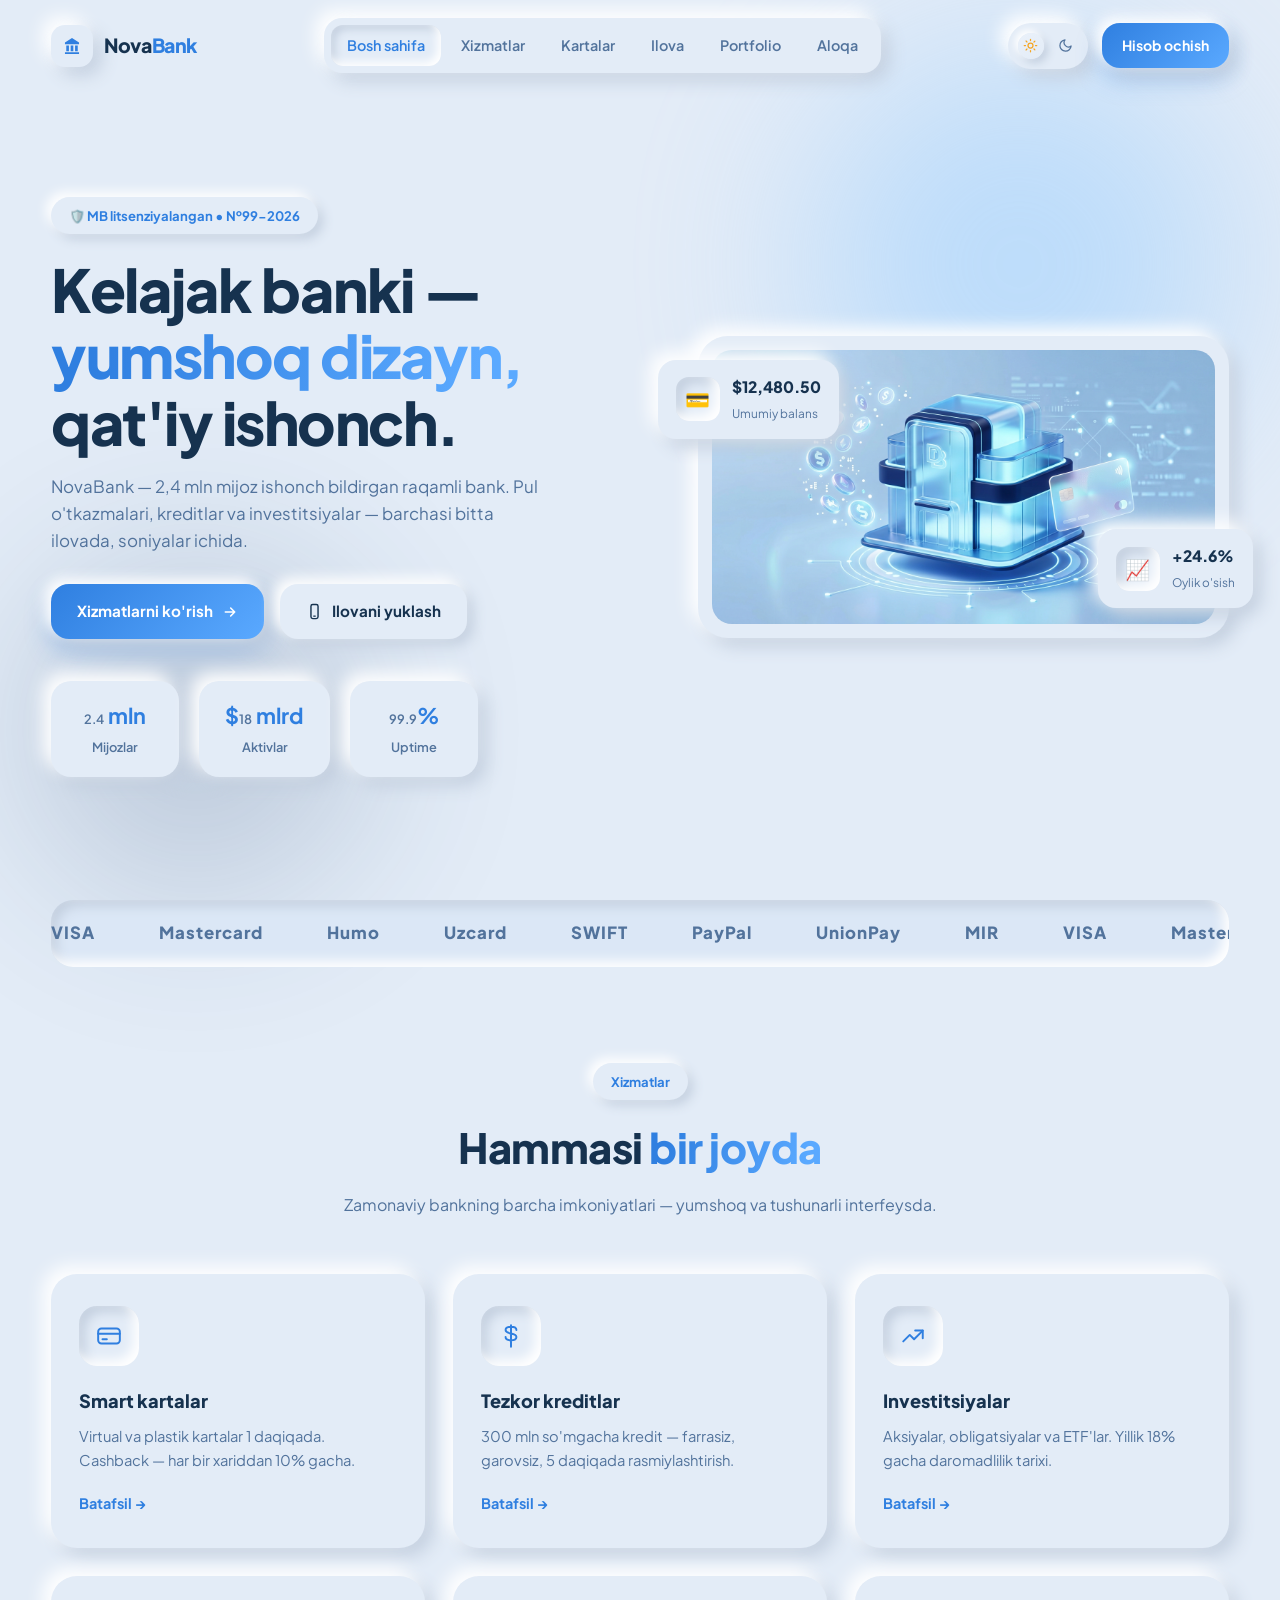
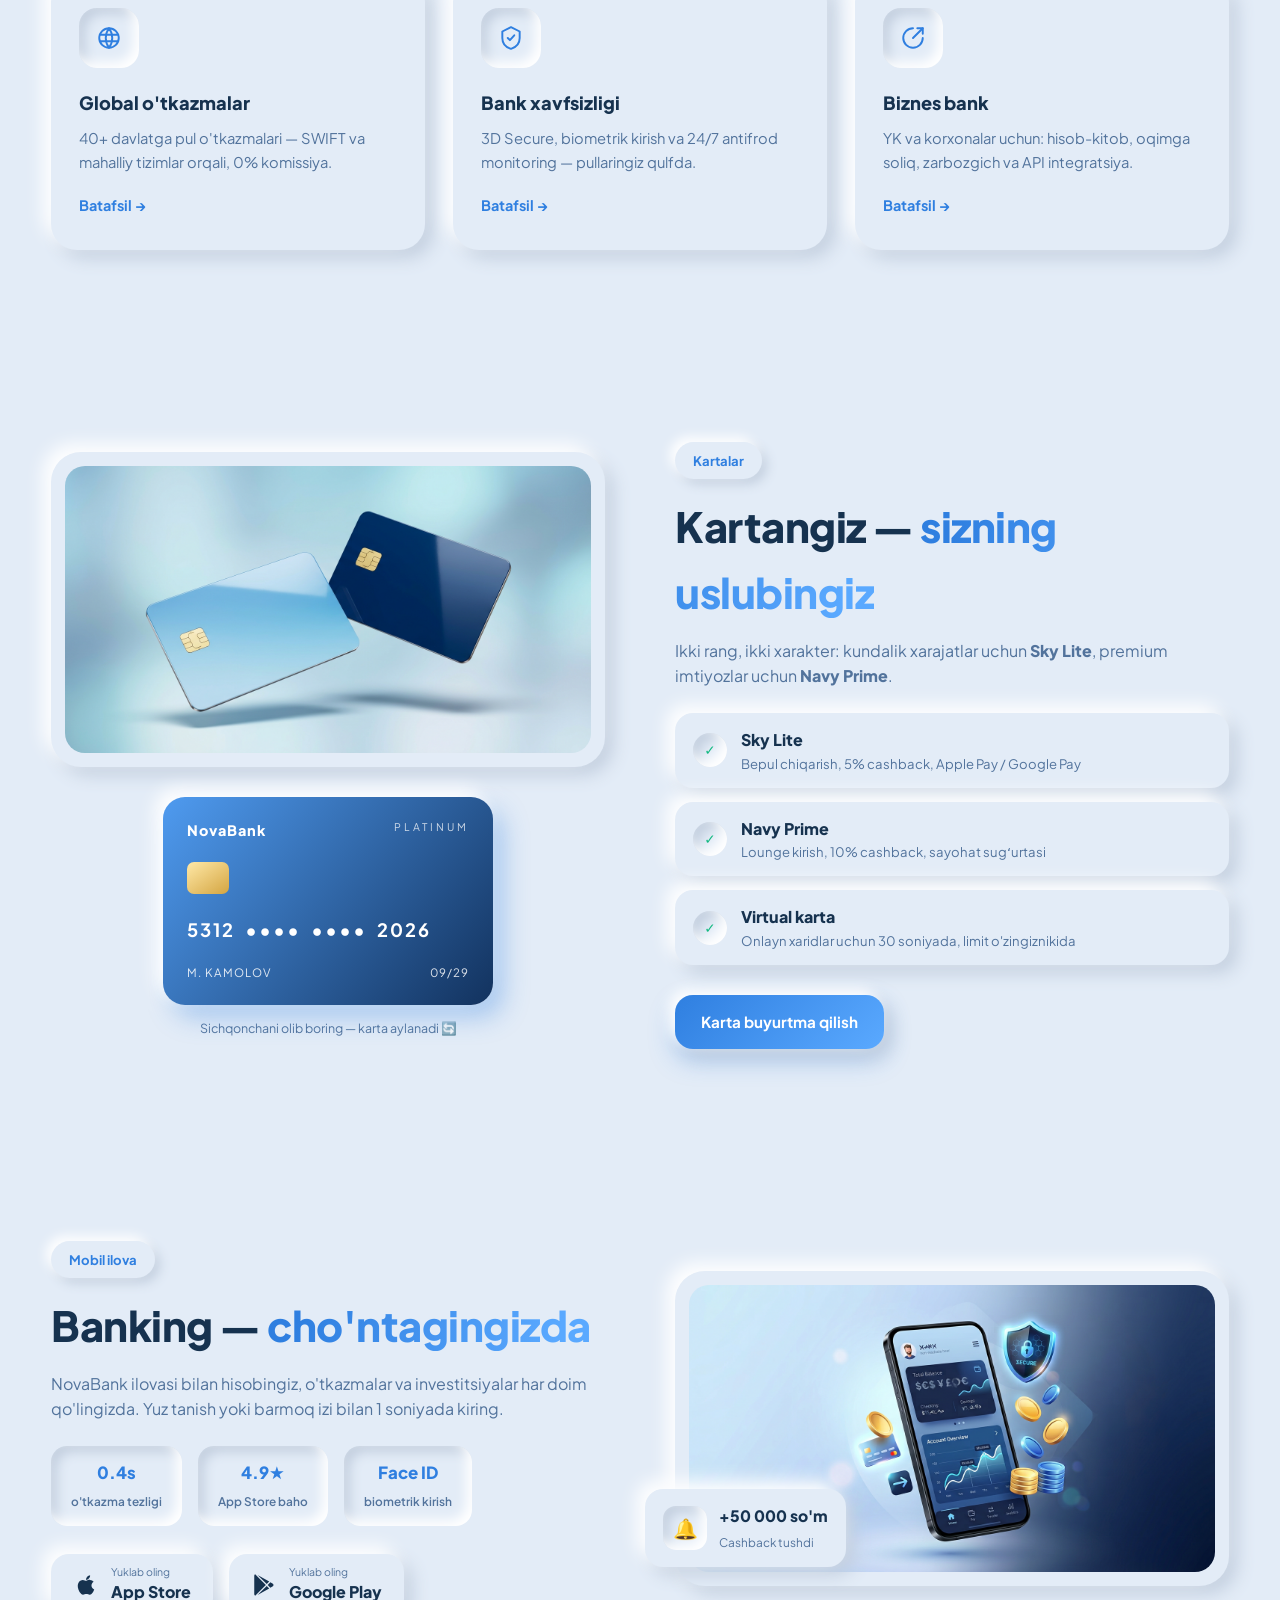
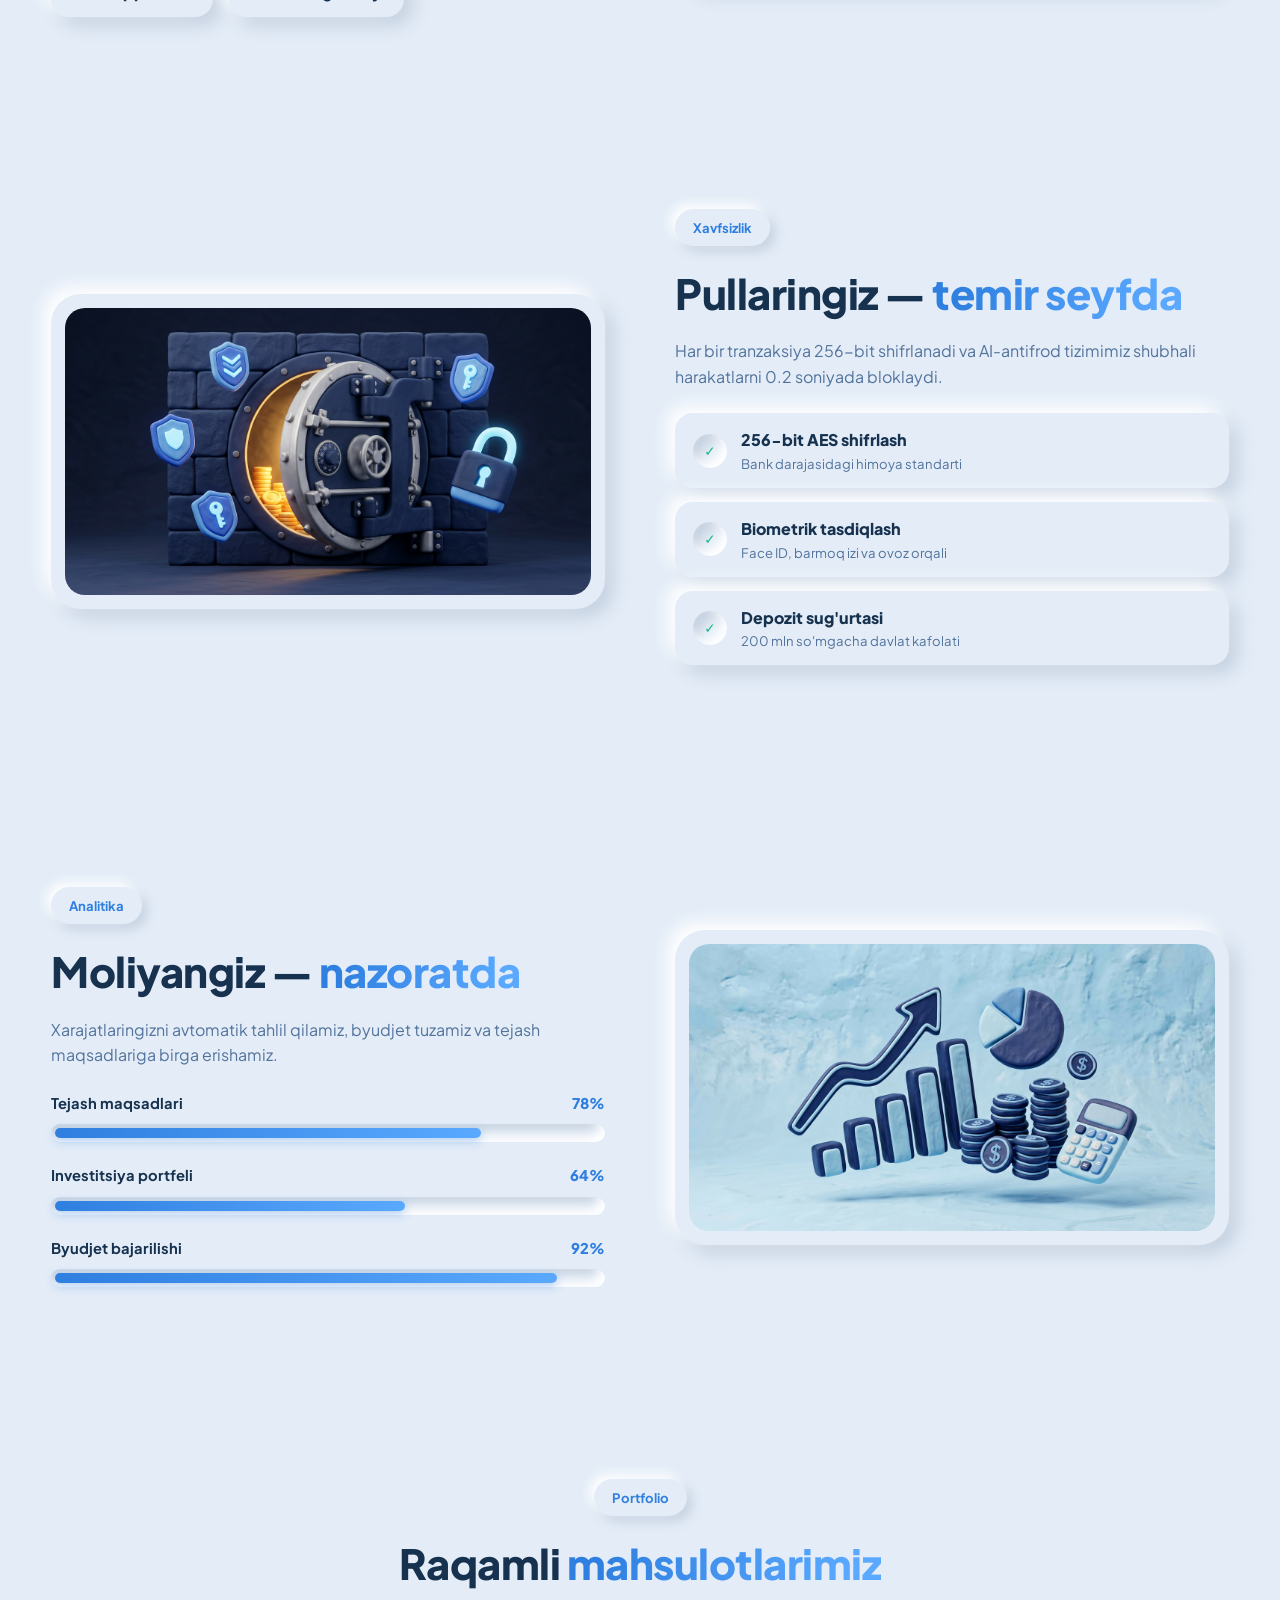
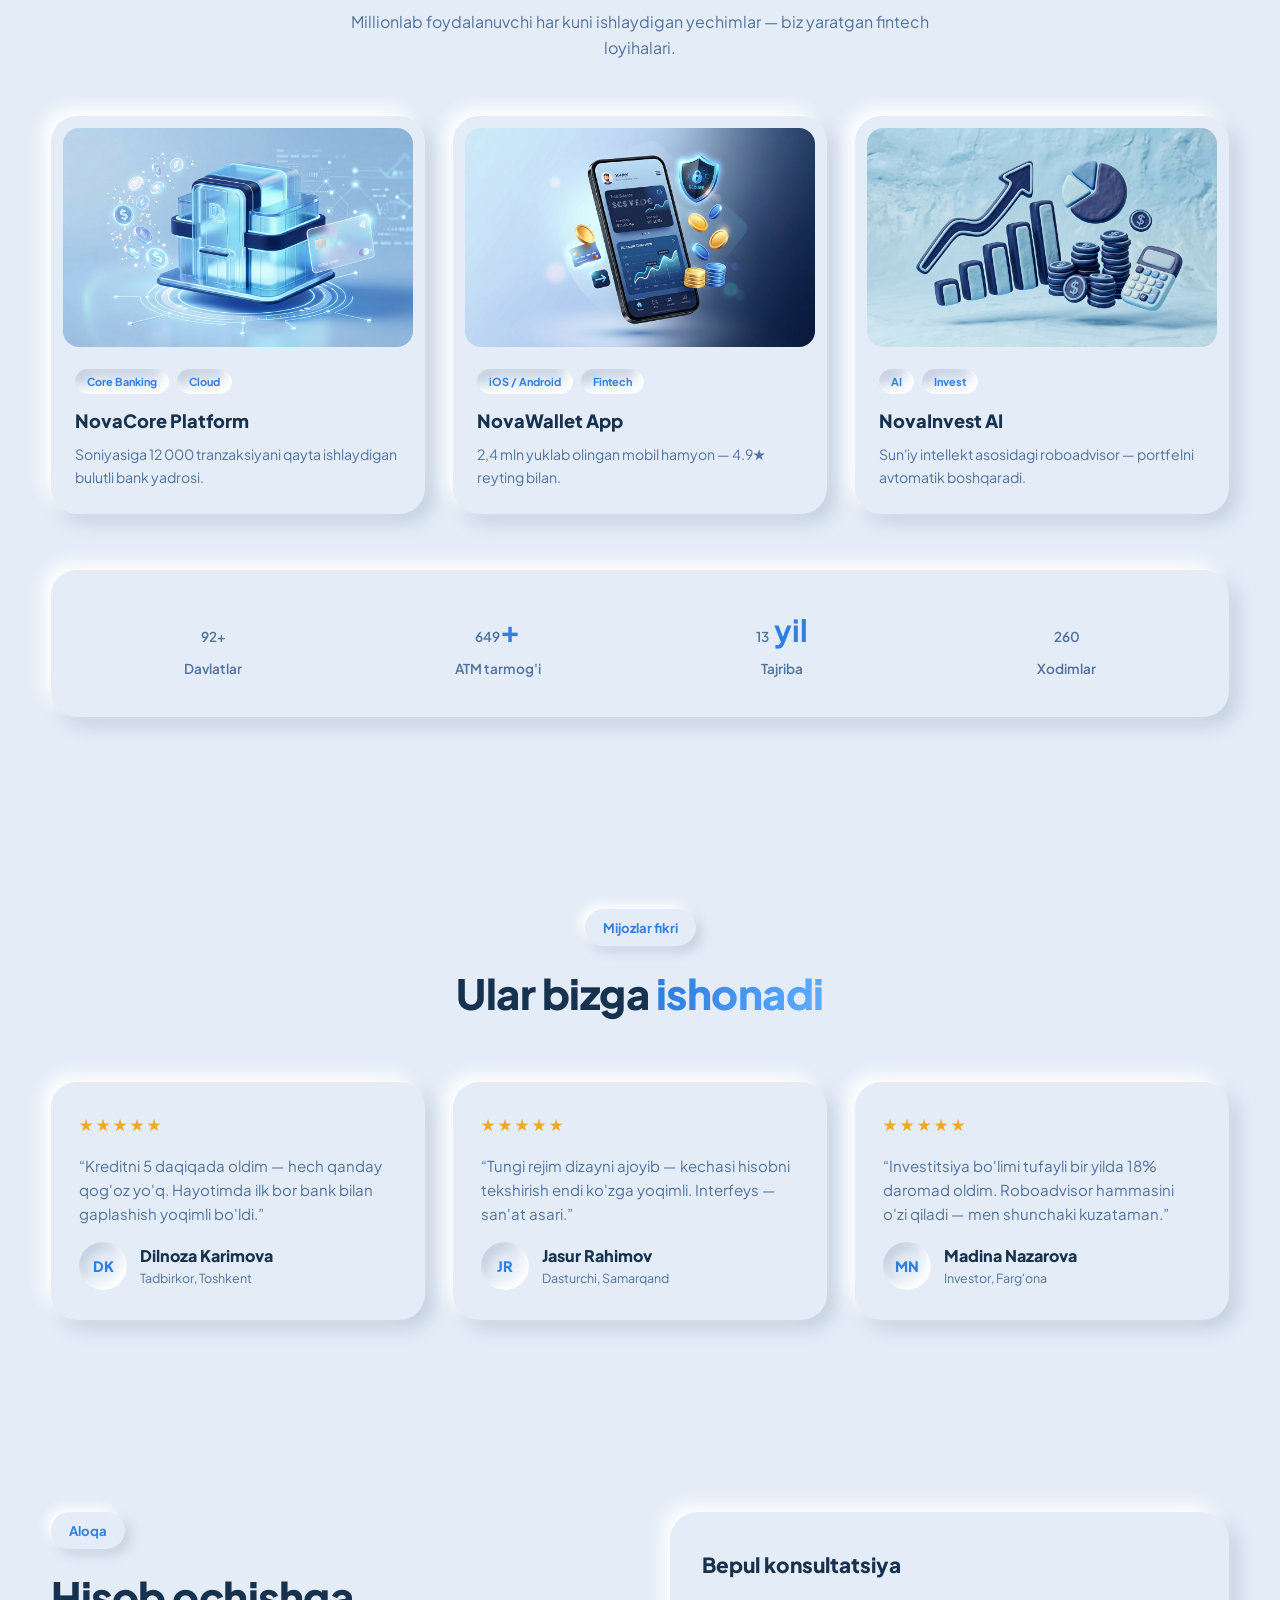
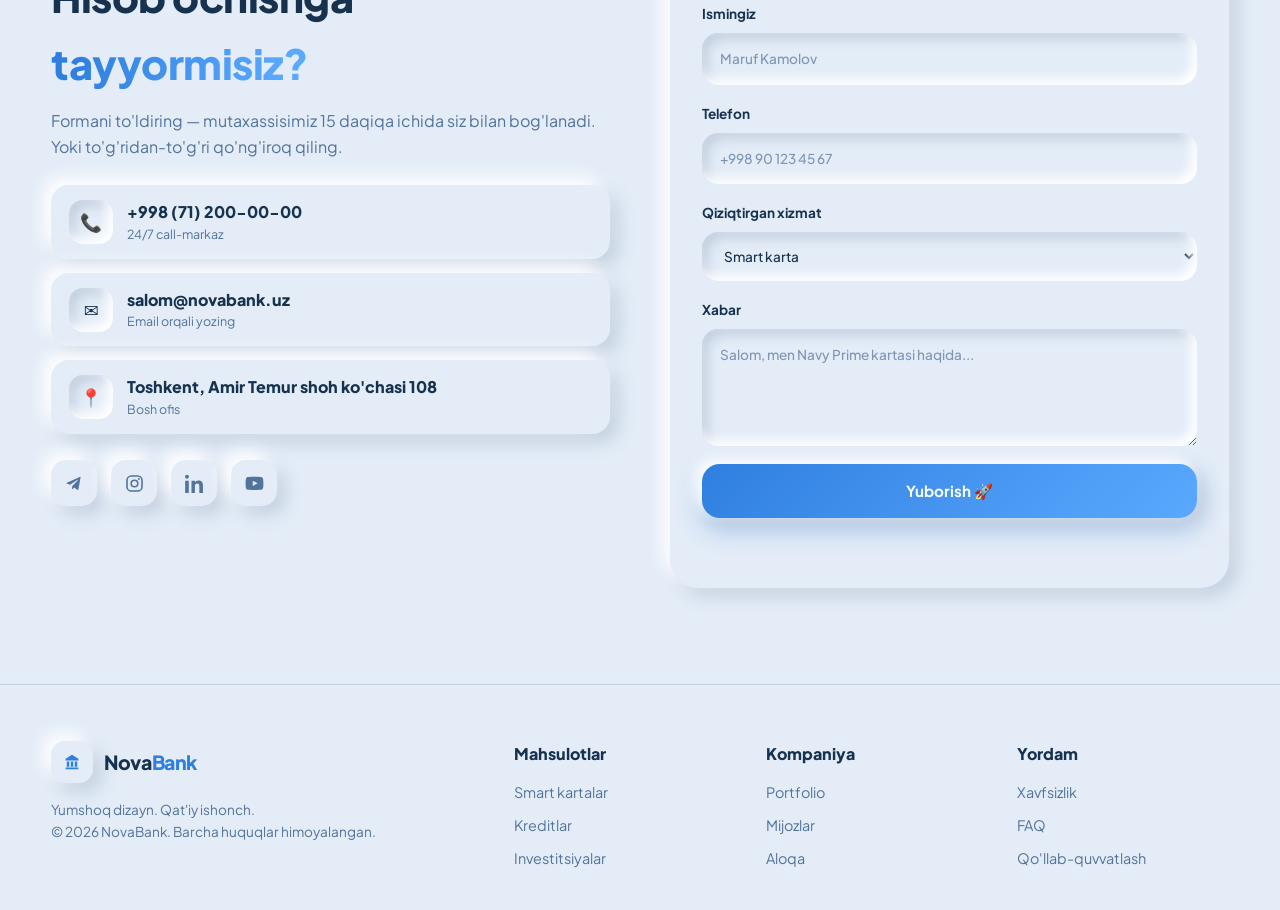
<file: index.html>
<!DOCTYPE html>
<html lang="uz" data-theme="light">
<head>
  <meta charset="UTF-8" />
  <meta name="viewport" content="width=device-width, initial-scale=1.0" />
  <title>NovaBank — Kelajak banki | Soft UI Portfolio</title>
  <meta name="description" content="NovaBank — Soft UI dizayndagi zamonaviy bank portfolio sayti. Tun va kun rejimi, och ko'k va to'q ko'k palitra." />
  <link rel="preconnect" href="https://fonts.googleapis.com" />
  <link rel="preconnect" href="https://fonts.gstatic.com" crossorigin />
  <link href="https://fonts.googleapis.com/css2?family=Plus+Jakarta+Sans:wght@400;500;600;700;800&display=swap" rel="stylesheet" />
  <link rel="stylesheet" href="css/style.css" />
  <link rel="icon" type="image/svg+xml" href="data:image/svg+xml,%3Csvg xmlns='http://www.w3.org/2000/svg' viewBox='0 0 100 100'%3E%3Crect width='100' height='100' rx='26' fill='%232f7fe0'/%3E%3Cpath d='M50 20 78 38v6H22v-6zM28 50h10v20H28zm17 0h10v20H45zm17 0h10v20H62zM22 74h56v6H22z' fill='white'/%3E%3C/svg%3E" />
</head>
<body>

  <!-- ===== PRELOADER ===== -->
  <div class="preloader" id="preloader">
    <div class="preloader__coin soft">
      <svg viewBox="0 0 100 100" width="34" height="34" aria-hidden="true">
        <path d="M50 14 82 34v8H18v-8zM24 48h12v26H24zm20 0h12v26H44zm20 0h12v26H64zM18 78h64v8H18z" fill="currentColor"/>
      </svg>
    </div>
  </div>

  <!-- ===== HEADER ===== -->
  <header class="header" id="header">
    <nav class="nav container">
      <a href="#hero" class="logo">
        <span class="logo__badge soft">
          <svg viewBox="0 0 100 100" width="22" height="22" aria-hidden="true">
            <path d="M50 14 82 34v8H18v-8zM24 48h12v26H24zm20 0h12v26H44zm20 0h12v26H64zM18 78h64v8H18z" fill="currentColor"/>
          </svg>
        </span>
        <span class="logo__text">Nova<em>Bank</em></span>
      </a>

      <ul class="nav__menu soft" id="navMenu">
        <li><a class="nav__link" href="#hero">Bosh sahifa</a></li>
        <li><a class="nav__link" href="#services">Xizmatlar</a></li>
        <li><a class="nav__link" href="#cards">Kartalar</a></li>
        <li><a class="nav__link" href="#app">Ilova</a></li>
        <li><a class="nav__link" href="#portfolio">Portfolio</a></li>
        <li><a class="nav__link" href="#contact">Aloqa</a></li>
      </ul>

      <div class="nav__actions">
        <!-- Theme toggle -->
        <button class="theme-toggle soft" id="themeToggle" aria-label="Tun / Kun rejimi" title="Tun / Kun">
          <span class="theme-toggle__track">
            <span class="theme-toggle__icon theme-toggle__icon--sun">
              <svg viewBox="0 0 24 24" width="15" height="15" fill="none" stroke="currentColor" stroke-width="2" stroke-linecap="round"><circle cx="12" cy="12" r="4"/><path d="M12 2v2m0 16v2M4.9 4.9l1.4 1.4m11.3 11.3 1.4 1.4M2 12h2m16 0h2M4.9 19.1l1.4-1.4m11.3-11.3 1.4-1.4"/></svg>
            </span>
            <span class="theme-toggle__icon theme-toggle__icon--moon">
              <svg viewBox="0 0 24 24" width="15" height="15" fill="none" stroke="currentColor" stroke-width="2" stroke-linecap="round" stroke-linejoin="round"><path d="M21 12.8A9 9 0 1 1 11.2 3a7 7 0 0 0 9.8 9.8z"/></svg>
            </span>
            <span class="theme-toggle__thumb"></span>
          </span>
        </button>

        <a href="#contact" class="btn btn--primary nav__cta">Hisob ochish</a>

        <button class="burger soft" id="burger" aria-label="Menyu">
          <span></span><span></span><span></span>
        </button>
      </div>
    </nav>
  </header>

  <main>
    <!-- ===== HERO ===== -->
    <section class="hero section" id="hero">
      <div class="container hero__grid">
        <div class="hero__content reveal">
          <span class="chip soft">🛡️ MB litsenziyalangan • №99-2026</span>
          <h1 class="hero__title">
            Kelajak banki —<br />
            <span class="grad-text">yumshoq dizayn,</span><br />
            qat'iy ishonch.
          </h1>
          <p class="hero__text">
            NovaBank — 2,4 mln mijoz ishonch bildirgan raqamli bank. Pul o'tkazmalari,
            kreditlar va investitsiyalar — barchasi bitta ilovada, soniyalar ichida.
          </p>
          <div class="hero__btns">
            <a href="#services" class="btn btn--primary">
              Xizmatlarni ko'rish
              <svg viewBox="0 0 24 24" width="16" height="16" fill="none" stroke="currentColor" stroke-width="2.4" stroke-linecap="round" stroke-linejoin="round"><path d="M5 12h14m-6-6 6 6-6 6"/></svg>
            </a>
            <a href="#app" class="btn btn--ghost">
              <svg viewBox="0 0 24 24" width="17" height="17" fill="none" stroke="currentColor" stroke-width="2" stroke-linecap="round" stroke-linejoin="round"><rect x="7" y="2" width="10" height="20" rx="2.5"/><path d="M11 18.5h2"/></svg>
              Ilovani yuklash
            </a>
          </div>

          <div class="hero__stats">
            <div class="stat soft">
              <strong><span class="counter" data-target="2.4" data-decimals="1">0</span> mln</strong>
              <span>Mijozlar</span>
            </div>
            <div class="stat soft">
              <strong>$<span class="counter" data-target="18">0</span> mlrd</strong>
              <span>Aktivlar</span>
            </div>
            <div class="stat soft">
              <strong><span class="counter" data-target="99.9" data-decimals="1">0</span>%</strong>
              <span>Uptime</span>
            </div>
          </div>
        </div>

        <div class="hero__visual reveal">
          <div class="hero__frame soft tilt">
            <img src="assets/hero-bank.png" alt="NovaBank raqamli bank konsepsiyasi" />
          </div>
          <div class="float-card float-card--1 soft">
            <span class="float-card__icon soft-inset">💳</span>
            <div><b>$12,480.50</b><small>Umumiy balans</small></div>
          </div>
          <div class="float-card float-card--2 soft">
            <span class="float-card__icon soft-inset">📈</span>
            <div><b>+24.6%</b><small>Oylik o'sish</small></div>
          </div>
        </div>
      </div>
      <div class="hero__blob hero__blob--1"></div>
      <div class="hero__blob hero__blob--2"></div>
    </section>

    <!-- ===== MARQUEE ===== -->
    <div class="marquee soft-inset" aria-hidden="true">
      <div class="marquee__track">
        <span>VISA</span><span>Mastercard</span><span>Humo</span><span>Uzcard</span><span>SWIFT</span><span>PayPal</span><span>UnionPay</span><span>MIR</span>
        <span>VISA</span><span>Mastercard</span><span>Humo</span><span>Uzcard</span><span>SWIFT</span><span>PayPal</span><span>UnionPay</span><span>MIR</span>
      </div>
    </div>

    <!-- ===== SERVICES ===== -->
    <section class="section" id="services">
      <div class="container">
        <div class="section__head reveal">
          <span class="chip soft">Xizmatlar</span>
          <h2>Hammasi <span class="grad-text">bir joyda</span></h2>
          <p>Zamonaviy bankning barcha imkoniyatlari — yumshoq va tushunarli interfeysda.</p>
        </div>

        <div class="services__grid">
          <article class="service soft reveal">
            <span class="service__icon soft-inset">
              <svg viewBox="0 0 24 24" width="26" height="26" fill="none" stroke="currentColor" stroke-width="1.8" stroke-linecap="round" stroke-linejoin="round"><rect x="2" y="5" width="20" height="14" rx="3"/><path d="M2 10h20M6 15h4"/></svg>
            </span>
            <h3>Smart kartalar</h3>
            <p>Virtual va plastik kartalar 1 daqiqada. Cashback — har bir xariddan 10% gacha.</p>
            <a href="#cards" class="service__link">Batafsil →</a>
          </article>

          <article class="service soft reveal">
            <span class="service__icon soft-inset">
              <svg viewBox="0 0 24 24" width="26" height="26" fill="none" stroke="currentColor" stroke-width="1.8" stroke-linecap="round" stroke-linejoin="round"><path d="M12 2v20M17 6.5c0-1.9-2.2-3-5-3s-5 1.1-5 3 1.8 2.6 5 3.2 5 1.4 5 3.3-2.2 3-5 3-5-1.1-5-3"/></svg>
            </span>
            <h3>Tezkor kreditlar</h3>
            <p>300 mln so'mgacha kredit — farrasiz, garovsiz, 5 daqiqada rasmiylashtirish.</p>
            <a href="#contact" class="service__link">Batafsil →</a>
          </article>

          <article class="service soft reveal">
            <span class="service__icon soft-inset">
              <svg viewBox="0 0 24 24" width="26" height="26" fill="none" stroke="currentColor" stroke-width="1.8" stroke-linecap="round" stroke-linejoin="round"><path d="M3 17l6-6 4 4 8-8"/><path d="M14 7h7v7"/></svg>
            </span>
            <h3>Investitsiyalar</h3>
            <p>Aksiyalar, obligatsiyalar va ETF'lar. Yillik 18% gacha daromadlilik tarixi.</p>
            <a href="#analytics" class="service__link">Batafsil →</a>
          </article>

          <article class="service soft reveal">
            <span class="service__icon soft-inset">
              <svg viewBox="0 0 24 24" width="26" height="26" fill="none" stroke="currentColor" stroke-width="1.8" stroke-linecap="round" stroke-linejoin="round"><circle cx="12" cy="12" r="9"/><path d="M3.5 9h17M3.5 15h17M12 3a15 15 0 0 1 0 18M12 3a15 15 0 0 0 0 18"/></svg>
            </span>
            <h3>Global o'tkazmalar</h3>
            <p>40+ davlatga pul o'tkazmalari — SWIFT va mahalliy tizimlar orqali, 0% komissiya.</p>
            <a href="#contact" class="service__link">Batafsil →</a>
          </article>

          <article class="service soft reveal">
            <span class="service__icon soft-inset">
              <svg viewBox="0 0 24 24" width="26" height="26" fill="none" stroke="currentColor" stroke-width="1.8" stroke-linecap="round" stroke-linejoin="round"><path d="M12 2 4 6v6c0 5 3.4 8.6 8 10 4.6-1.4 8-5 8-10V6z"/><path d="m9 12 2 2 4-4.5"/></svg>
            </span>
            <h3>Bank xavfsizligi</h3>
            <p>3D Secure, biometrik kirish va 24/7 antifrod monitoring — pullaringiz qulfda.</p>
            <a href="#security" class="service__link">Batafsil →</a>
          </article>

          <article class="service soft reveal">
            <span class="service__icon soft-inset">
              <svg viewBox="0 0 24 24" width="26" height="26" fill="none" stroke="currentColor" stroke-width="1.8" stroke-linecap="round" stroke-linejoin="round"><path d="M21 12a9 9 0 1 1-9-9"/><path d="M21 3 12 12"/><path d="M16 3h5v5"/></svg>
            </span>
            <h3>Biznes bank</h3>
            <p>YK va korxonalar uchun: hisob-kitob, oqimga soliq, zarbozgich va API integratsiya.</p>
            <a href="#contact" class="service__link">Batafsil →</a>
          </article>
        </div>
      </div>
    </section>

    <!-- ===== CARDS SHOWCASE ===== -->
    <section class="section" id="cards">
      <div class="container split">
        <div class="split__visual reveal">
          <div class="split__frame soft tilt">
            <img src="assets/cards.png" alt="NovaBank smart kartalari — och ko'k va to'q ko'k" />
          </div>
          <!-- Interactive CSS bank card -->
          <div class="bankcard" id="bankcard" aria-hidden="true">
            <div class="bankcard__inner">
              <div class="bankcard__face bankcard__front">
                <div class="bankcard__top"><b>NovaBank</b><span>PLATINUM</span></div>
                <div class="bankcard__chip"></div>
                <div class="bankcard__num">5312&nbsp;&nbsp;••••&nbsp;&nbsp;••••&nbsp;&nbsp;2026</div>
                <div class="bankcard__bottom"><span>M. KAMOLOV</span><span>09/29</span></div>
              </div>
              <div class="bankcard__face bankcard__back">
                <div class="bankcard__stripe"></div>
                <div class="bankcard__cvv">CVV <b>•••</b></div>
              </div>
            </div>
            <p class="bankcard__hint">Sichqonchani olib boring — karta aylanadi 🔄</p>
          </div>
        </div>

        <div class="split__content reveal">
          <span class="chip soft">Kartalar</span>
          <h2>Kartangiz — <span class="grad-text">sizning uslubingiz</span></h2>
          <p>Ikki rang, ikki xarakter: kundalik xarajatlar uchun <b>Sky Lite</b>, premium imtiyozlar uchun <b>Navy Prime</b>.</p>
          <ul class="checklist">
            <li class="soft">
              <span class="checklist__dot soft-inset">✓</span>
              <div><b>Sky Lite</b><small>Bepul chiqarish, 5% cashback, Apple Pay / Google Pay</small></div>
            </li>
            <li class="soft">
              <span class="checklist__dot soft-inset">✓</span>
              <div><b>Navy Prime</b><small>Lounge kirish, 10% cashback, sayohat sugʻurtasi</small></div>
            </li>
            <li class="soft">
              <span class="checklist__dot soft-inset">✓</span>
              <div><b>Virtual karta</b><small>Onlayn xaridlar uchun 30 soniyada, limit o'zingiznikida</small></div>
            </li>
          </ul>
          <a href="#contact" class="btn btn--primary">Karta buyurtma qilish</a>
        </div>
      </div>
    </section>

    <!-- ===== MOBILE APP ===== -->
    <section class="section" id="app">
      <div class="container split split--reverse">
        <div class="split__content reveal">
          <span class="chip soft">Mobil ilova</span>
          <h2>Banking — <span class="grad-text">cho'ntagingizda</span></h2>
          <p>NovaBank ilovasi bilan hisobingiz, o'tkazmalar va investitsiyalar har doim qo'lingizda. Yuz tanish yoki barmoq izi bilan 1 soniyada kiring.</p>
          <div class="app__feat">
            <div class="app__feat-item soft-inset"><b>0.4s</b><small>o'tkazma tezligi</small></div>
            <div class="app__feat-item soft-inset"><b>4.9★</b><small>App Store baho</small></div>
            <div class="app__feat-item soft-inset"><b>Face ID</b><small>biometrik kirish</small></div>
          </div>
          <div class="store-btns">
            <a href="#app" class="store-btn soft">
              <svg viewBox="0 0 24 24" width="26" height="26" fill="currentColor"><path d="M17.05 20.28c-.98.95-2.05.8-3.08.35-1.09-.46-2.09-.48-3.24 0-1.44.62-2.2.44-3.06-.35C2.79 15.25 3.51 7.59 9.05 7.31c1.35.07 2.29.74 3.08.8 1.18-.24 2.31-.93 3.57-.84 1.51.12 2.65.72 3.4 1.8-3.12 1.87-2.38 5.98.48 7.13-.57 1.5-1.31 2.99-2.53 4.08zM12.03 7.25c-.15-2.23 1.66-4.07 3.74-4.25.29 2.58-2.34 4.5-3.74 4.25z"/></svg>
              <span><small>Yuklab oling</small><b>App Store</b></span>
            </a>
            <a href="#app" class="store-btn soft">
              <svg viewBox="0 0 24 24" width="26" height="26" fill="currentColor"><path d="M3 20.5v-17c0-.59.34-1.11.84-1.35L13.69 12l-9.85 9.85c-.5-.25-.84-.76-.84-1.35zm13.81-5.38L6.05 21.34l8.49-8.49 2.27 2.27zm3.35-4.31c.34.27.59.68.59 1.19s-.22.9-.57 1.18l-2.29 1.32-2.5-2.5 2.5-2.5 2.27 1.31zM6.05 2.66l10.76 6.22-2.27 2.27-8.49-8.49z"/></svg>
              <span><small>Yuklab oling</small><b>Google Play</b></span>
            </a>
          </div>
        </div>
        <div class="split__visual reveal">
          <div class="split__frame soft tilt">
            <img src="assets/mobile-app.png" alt="NovaBank mobil ilovasi" />
          </div>
          <div class="float-card float-card--3 soft">
            <span class="float-card__icon soft-inset">🔔</span>
            <div><b>+50 000 so'm</b><small>Cashback tushdi</small></div>
          </div>
        </div>
      </div>
    </section>

    <!-- ===== SECURITY ===== -->
    <section class="section" id="security">
      <div class="container split">
        <div class="split__visual reveal">
          <div class="split__frame soft tilt">
            <img src="assets/vault.png" alt="NovaBank seyfi va xavfsizlik" />
          </div>
        </div>
        <div class="split__content reveal">
          <span class="chip soft">Xavfsizlik</span>
          <h2>Pullaringiz — <span class="grad-text">temir seyfda</span></h2>
          <p>Har bir tranzaksiya 256-bit shifrlanadi va AI-antifrod tizimimiz shubhali harakatlarni 0.2 soniyada bloklaydi.</p>
          <ul class="checklist">
            <li class="soft"><span class="checklist__dot soft-inset">✓</span><div><b>256-bit AES shifrlash</b><small>Bank darajasidagi himoya standarti</small></div></li>
            <li class="soft"><span class="checklist__dot soft-inset">✓</span><div><b>Biometrik tasdiqlash</b><small>Face ID, barmoq izi va ovoz orqali</small></div></li>
            <li class="soft"><span class="checklist__dot soft-inset">✓</span><div><b>Depozit sug'urtasi</b><small>200 mln so'mgacha davlat kafolati</small></div></li>
          </ul>
        </div>
      </div>
    </section>

    <!-- ===== ANALYTICS ===== -->
    <section class="section" id="analytics">
      <div class="container split split--reverse">
        <div class="split__content reveal">
          <span class="chip soft">Analitika</span>
          <h2>Moliyangiz — <span class="grad-text">nazoratda</span></h2>
          <p>Xarajatlaringizni avtomatik tahlil qilamiz, byudjet tuzamiz va tejash maqsadlariga birga erishamiz.</p>
          <div class="bars">
            <div class="bar">
              <div class="bar__label"><span>Tejash maqsadlari</span><b>78%</b></div>
              <div class="bar__track soft-inset"><div class="bar__fill" data-width="78%"></div></div>
            </div>
            <div class="bar">
              <div class="bar__label"><span>Investitsiya portfeli</span><b>64%</b></div>
              <div class="bar__track soft-inset"><div class="bar__fill" data-width="64%"></div></div>
            </div>
            <div class="bar">
              <div class="bar__label"><span>Byudjet bajarilishi</span><b>92%</b></div>
              <div class="bar__track soft-inset"><div class="bar__fill" data-width="92%"></div></div>
            </div>
          </div>
        </div>
        <div class="split__visual reveal">
          <div class="split__frame soft tilt">
            <img src="assets/analytics.png" alt="Moliyaviy analitika va o'sish" />
          </div>
        </div>
      </div>
    </section>

    <!-- ===== PORTFOLIO / PROJECTS ===== -->
    <section class="section" id="portfolio">
      <div class="container">
        <div class="section__head reveal">
          <span class="chip soft">Portfolio</span>
          <h2>Raqamli <span class="grad-text">mahsulotlarimiz</span></h2>
          <p>Millionlab foydalanuvchi har kuni ishlaydigan yechimlar — biz yaratgan fintech loyihalari.</p>
        </div>

        <div class="portfolio__grid">
          <article class="project soft reveal">
            <div class="project__img"><img src="assets/hero-bank.png" alt="NovaCore loyihasi" loading="lazy"/></div>
            <div class="project__body">
              <div class="project__tags"><span class="soft-inset">Core Banking</span><span class="soft-inset">Cloud</span></div>
              <h3>NovaCore Platform</h3>
              <p>Soniyasiga 12 000 tranzaksiyani qayta ishlaydigan bulutli bank yadrosi.</p>
            </div>
          </article>

          <article class="project soft reveal">
            <div class="project__img"><img src="assets/mobile-app.png" alt="NovaWallet loyihasi" loading="lazy"/></div>
            <div class="project__body">
              <div class="project__tags"><span class="soft-inset">iOS / Android</span><span class="soft-inset">Fintech</span></div>
              <h3>NovaWallet App</h3>
              <p>2,4 mln yuklab olingan mobil hamyon — 4.9★ reyting bilan.</p>
            </div>
          </article>

          <article class="project soft reveal">
            <div class="project__img"><img src="assets/analytics.png" alt="NovaInvest loyihasi" loading="lazy"/></div>
            <div class="project__body">
              <div class="project__tags"><span class="soft-inset">AI</span><span class="soft-inset">Invest</span></div>
              <h3>NovaInvest AI</h3>
              <p>Sun'iy intellekt asosidagi roboadvisor — portfelni avtomatik boshqaradi.</p>
            </div>
          </article>
        </div>

        <!-- big stats band -->
        <div class="band soft reveal">
          <div class="band__item"><strong><span class="counter" data-target="120" data-suffix="+">0</span></strong><span>Davlatlar</span></div>
          <div class="band__item"><strong><span class="counter" data-target="850" data-prefix="">0</span>+</strong><span>ATM tarmog'i</span></div>
          <div class="band__item"><strong><span class="counter" data-target="17" data-suffix="">0</span> yil</strong><span>Tajriba</span></div>
          <div class="band__item"><strong><span class="counter" data-target="340">0</span></strong><span>Xodimlar</span></div>
        </div>
      </div>
    </section>

    <!-- ===== TESTIMONIALS ===== -->
    <section class="section" id="testimonials">
      <div class="container">
        <div class="section__head reveal">
          <span class="chip soft">Mijozlar fikri</span>
          <h2>Ular bizga <span class="grad-text">ishonadi</span></h2>
        </div>
        <div class="quotes__grid">
          <figure class="quote soft reveal">
            <div class="quote__stars">★★★★★</div>
            <blockquote>“Kreditni 5 daqiqada oldim — hech qanday qog'oz yo'q. Hayotimda ilk bor bank bilan gaplashish yoqimli bo'ldi.”</blockquote>
            <figcaption><span class="quote__avatar soft-inset">DK</span><span><b>Dilnoza Karimova</b><small>Tadbirkor, Toshkent</small></span></figcaption>
          </figure>
          <figure class="quote soft reveal">
            <div class="quote__stars">★★★★★</div>
            <blockquote>“Tungi rejim dizayni ajoyib — kechasi hisobni tekshirish endi ko'zga yoqimli. Interfeys — san'at asari.”</blockquote>
            <figcaption><span class="quote__avatar soft-inset">JR</span><span><b>Jasur Rahimov</b><small>Dasturchi, Samarqand</small></span></figcaption>
          </figure>
          <figure class="quote soft reveal">
            <div class="quote__stars">★★★★★</div>
            <blockquote>“Investitsiya bo'limi tufayli bir yilda 18% daromad oldim. Roboadvisor hammasini o'zi qiladi — men shunchaki kuzataman.”</blockquote>
            <figcaption><span class="quote__avatar soft-inset">MN</span><span><b>Madina Nazarova</b><small>Investor, Farg'ona</small></span></figcaption>
          </figure>
        </div>
      </div>
    </section>

    <!-- ===== CTA + CONTACT ===== -->
    <section class="section" id="contact">
      <div class="container contact__grid">
        <div class="contact__info reveal">
          <span class="chip soft">Aloqa</span>
          <h2>Hisob ochishga <span class="grad-text">tayyormisiz?</span></h2>
          <p>Formani to'ldiring — mutaxassisimiz 15 daqiqa ichida siz bilan bog'lanadi. Yoki to'g'ridan-to'g'ri qo'ng'iroq qiling.</p>
          <div class="contact__rows">
            <a class="contact__row soft" href="tel:+998712000000"><span class="contact__icon soft-inset">📞</span><span><b>+998 (71) 200-00-00</b><small>24/7 call-markaz</small></span></a>
            <a class="contact__row soft" href="mailto:salom@novabank.uz"><span class="contact__icon soft-inset">✉️</span><span><b>salom@novabank.uz</b><small>Email orqali yozing</small></span></a>
            <a class="contact__row soft" href="#contact"><span class="contact__icon soft-inset">📍</span><span><b>Toshkent, Amir Temur shoh ko'chasi 108</b><small>Bosh ofis</small></span></a>
          </div>
          <div class="socials">
            <a class="social soft" href="#contact" aria-label="Telegram"><svg viewBox="0 0 24 24" width="19" height="19" fill="currentColor"><path d="M9.04 15.6 8.9 19.19c.4 0 .58-.17.79-.38l1.9-1.82 3.94 2.89c.72.4 1.24.19 1.43-.67L19.6 4.85c.26-1.05-.38-1.46-1.08-1.2L2.4 10.9c-1.05.4-1.03.99-.18 1.25l4.13 1.29 9.6-6.05c.45-.3.86-.13.52.18z"/></svg></a>
            <a class="social soft" href="#contact" aria-label="Instagram"><svg viewBox="0 0 24 24" width="19" height="19" fill="none" stroke="currentColor" stroke-width="2"><rect x="2.5" y="2.5" width="19" height="19" rx="5.5"/><circle cx="12" cy="12" r="4.2"/><circle cx="17.6" cy="6.4" r="1.2" fill="currentColor" stroke="none"/></svg></a>
            <a class="social soft" href="#contact" aria-label="LinkedIn"><svg viewBox="0 0 24 24" width="19" height="19" fill="currentColor"><path d="M4.98 3.5A2.49 2.49 0 1 1 0 3.5a2.49 2.49 0 0 1 4.98 0zM.2 8.4h4.6V24H.2zM8.2 8.4h4.4v2.1h.1c.6-1.2 2.1-2.4 4.4-2.4 4.7 0 5.6 3.1 5.6 7.1V24h-4.6v-7.7c0-1.8 0-4.2-2.6-4.2s-3 2-3 4v7.9H8.2z"/></svg></a>
            <a class="social soft" href="#contact" aria-label="YouTube"><svg viewBox="0 0 24 24" width="19" height="19" fill="currentColor"><path d="M23 7.2s-.23-1.63-.93-2.34c-.9-.94-1.9-.94-2.36-1C16.4 3.6 12 3.6 12 3.6s-4.4 0-7.7.26c-.46.06-1.46.06-2.36 1C1.23 5.57 1 7.2 1 7.2S.78 9.1.78 11v1.8c0 1.9.22 3.8.22 3.8s.23 1.63.93 2.34c.9.94 2.08.9 2.6 1 1.9.19 7.47.25 7.47.25s4.4 0 7.7-.26c.46-.06 1.46-.06 2.36-1 .7-.71.93-2.34.93-2.34s.22-1.9.22-3.8V11c0-1.9-.22-3.8-.22-3.8zM9.8 15V8.4l6.2 3.3z"/></svg></a>
          </div>
        </div>

        <form class="contact__form soft reveal" id="contactForm" novalidate>
          <h3>Bepul konsultatsiya</h3>
          <label class="field">
            <span>Ismingiz</span>
            <input class="soft-inset" type="text" name="name" placeholder="Maruf Kamolov" required />
          </label>
          <label class="field">
            <span>Telefon</span>
            <input class="soft-inset" type="tel" name="phone" placeholder="+998 90 123 45 67" required />
          </label>
          <label class="field">
            <span>Qiziqtirgan xizmat</span>
            <select class="soft-inset" name="service">
              <option>Smart karta</option>
              <option>Kredit</option>
              <option>Investitsiya</option>
              <option>Biznes bank</option>
            </select>
          </label>
          <label class="field">
            <span>Xabar</span>
            <textarea class="soft-inset" name="message" rows="4" placeholder="Salom, men Navy Prime kartasi haqida..."></textarea>
          </label>
          <button type="submit" class="btn btn--primary btn--full">Yuborish 🚀</button>
          <p class="form-note" id="formNote"></p>
        </form>
      </div>
    </section>
  </main>

  <!-- ===== FOOTER ===== -->
  <footer class="footer">
    <div class="container footer__grid">
      <div>
        <a href="#hero" class="logo">
          <span class="logo__badge soft"><svg viewBox="0 0 100 100" width="20" height="20"><path d="M50 14 82 34v8H18v-8zM24 48h12v26H24zm20 0h12v26H44zm20 0h12v26H64zM18 78h64v8H18z" fill="currentColor"/></svg></span>
          <span class="logo__text">Nova<em>Bank</em></span>
        </a>
        <p class="footer__moto">Yumshoq dizayn. Qat'iy ishonch.<br/>© 2026 NovaBank. Barcha huquqlar himoyalangan.</p>
      </div>
      <div class="footer__col">
        <b>Mahsulotlar</b>
        <a href="#cards">Smart kartalar</a>
        <a href="#services">Kreditlar</a>
        <a href="#analytics">Investitsiyalar</a>
      </div>
      <div class="footer__col">
        <b>Kompaniya</b>
        <a href="#portfolio">Portfolio</a>
        <a href="#testimonials">Mijozlar</a>
        <a href="#contact">Aloqa</a>
      </div>
      <div class="footer__col">
        <b>Yordam</b>
        <a href="#security">Xavfsizlik</a>
        <a href="#contact">FAQ</a>
        <a href="#contact">Qo'llab-quvvatlash</a>
      </div>
    </div>
  </footer>

  <!-- Back to top -->
  <button class="totop soft" id="totop" aria-label="Yuqoriga">
    <svg viewBox="0 0 24 24" width="18" height="18" fill="none" stroke="currentColor" stroke-width="2.4" stroke-linecap="round" stroke-linejoin="round"><path d="M12 19V5m-7 7 7-7 7 7"/></svg>
  </button>

  <script src="js/main.js"></script>
</body>
</html>
</file>
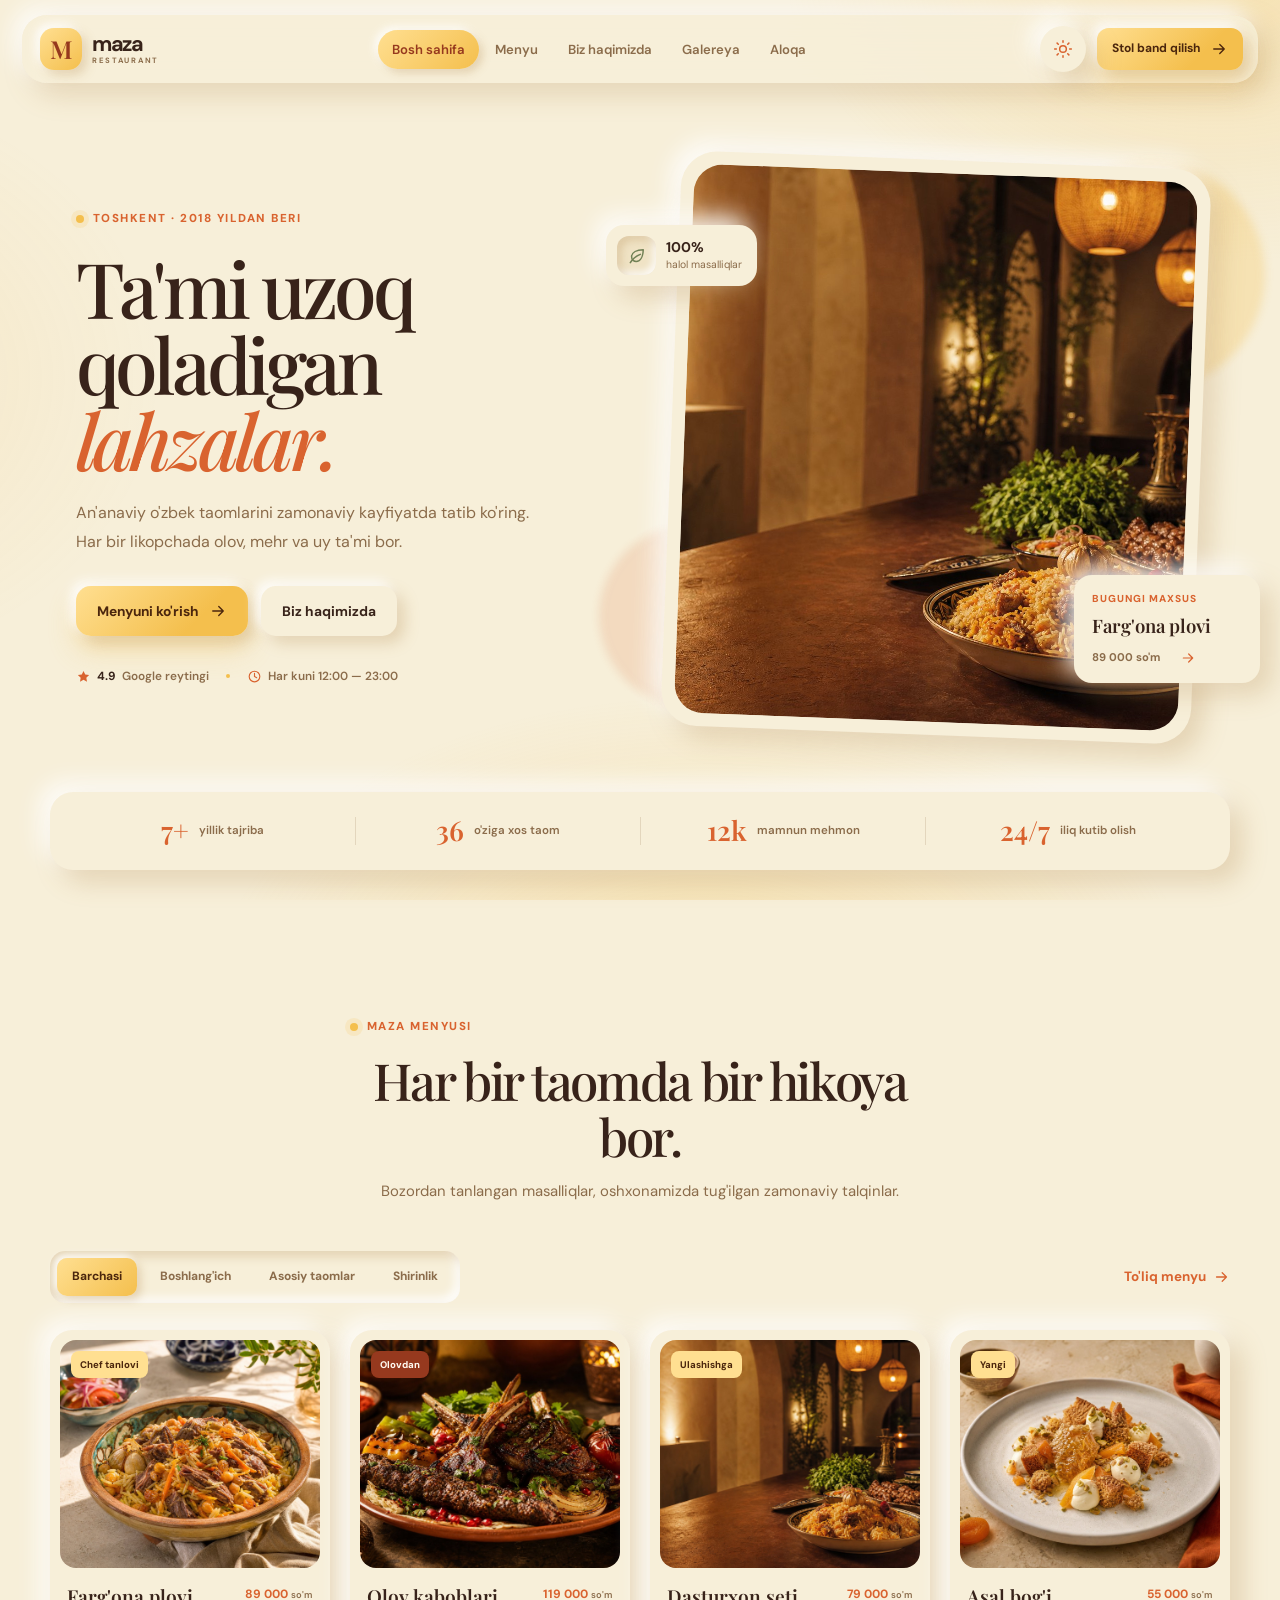
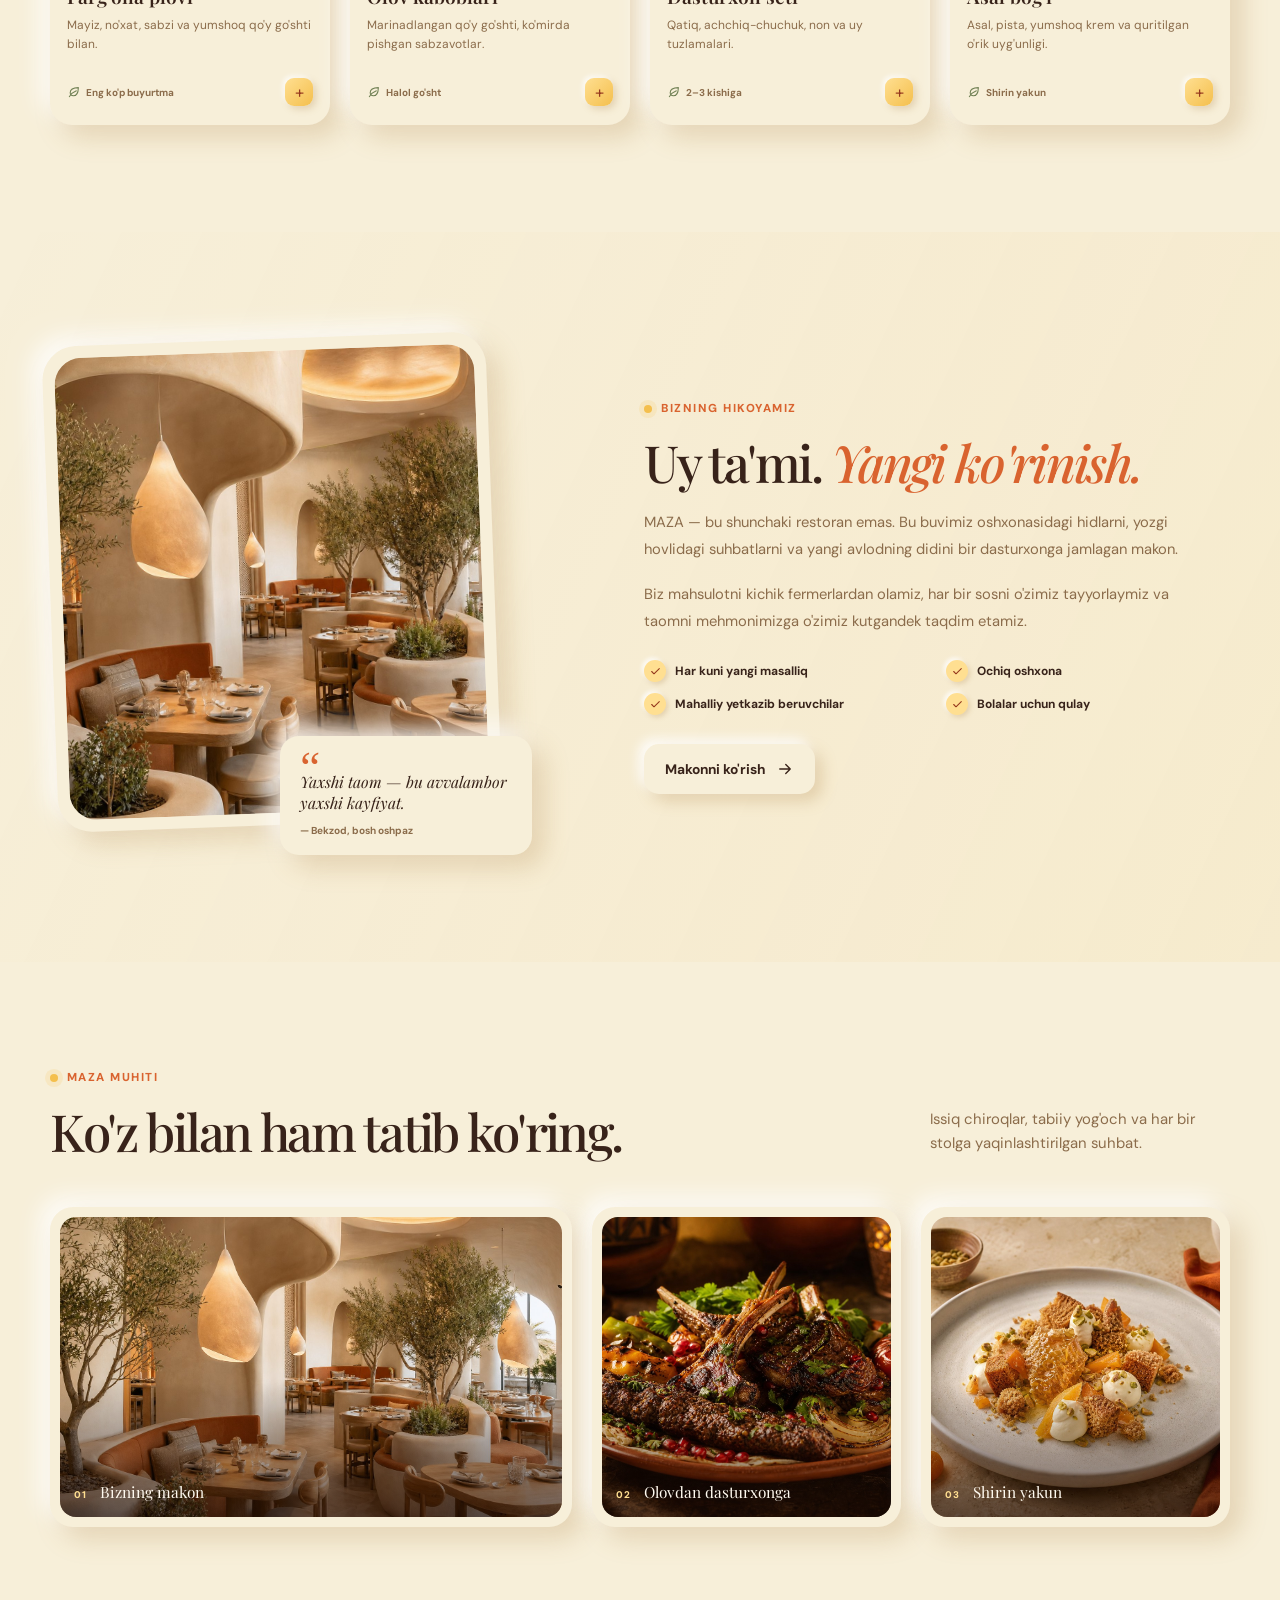
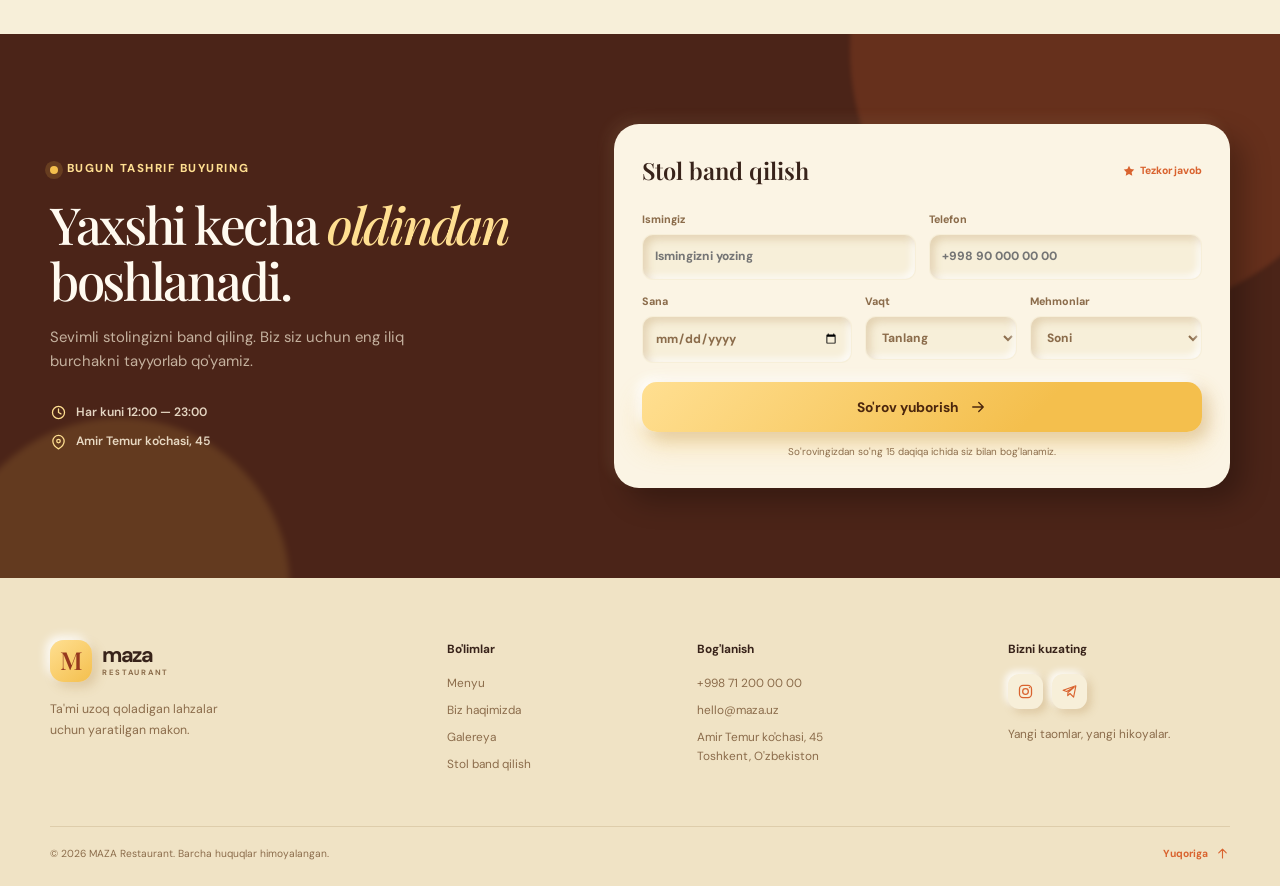
<file: hotel-portfolio/index.html>
<!DOCTYPE html>
<html lang="uz" data-theme="light">
<head>
  <meta charset="UTF-8">
  <meta name="viewport" content="width=device-width, initial-scale=1.0">
  <meta name="theme-color" id="metaTheme" content="#f8efd7">
  <meta name="description" content="MAZA — Toshkentdagi zamonaviy o'zbek taomlari restorani. An'ana, olov va yangi talqinlar.">
  <title>MAZA — Ta'mi uzoq qoladigan lahzalar</title>
  <link rel="icon" href="data:image/svg+xml,%3Csvg xmlns='http://www.w3.org/2000/svg' viewBox='0 0 100 100'%3E%3Ctext y='.9em' font-size='88'%3E🍊%3C/text%3E%3C/svg%3E">
  <link rel="preconnect" href="https://fonts.googleapis.com">
  <link rel="preconnect" href="https://fonts.gstatic.com" crossorigin>
  <link href="https://fonts.googleapis.com/css2?family=DM+Sans:wght@400;500;600;700&family=Playfair+Display:ital,wght@0,500;0,600;1,500;1,600&display=swap" rel="stylesheet">
  <link rel="stylesheet" href="css/styles.css">
</head>
<body>
  <svg class="icon-sprite" aria-hidden="true" xmlns="http://www.w3.org/2000/svg">
    <symbol id="i-sun" viewBox="0 0 24 24"><circle cx="12" cy="12" r="4" fill="none" stroke="currentColor" stroke-width="1.8"/><path d="M12 2v2M12 20v2M4.93 4.93l1.42 1.42M17.65 17.65l1.42 1.42M2 12h2M20 12h2M4.93 19.07l1.42-1.42M17.65 6.35l1.42-1.42" fill="none" stroke="currentColor" stroke-width="1.8" stroke-linecap="round"/></symbol>
    <symbol id="i-moon" viewBox="0 0 24 24"><path d="M20.5 14.3A8.5 8.5 0 0 1 9.7 3.5 8.5 8.5 0 1 0 20.5 14.3Z" fill="none" stroke="currentColor" stroke-width="1.8" stroke-linejoin="round"/></symbol>
    <symbol id="i-arrow" viewBox="0 0 24 24"><path d="M5 12h14M13 6l6 6-6 6" fill="none" stroke="currentColor" stroke-width="1.8" stroke-linecap="round" stroke-linejoin="round"/></symbol>
    <symbol id="i-arrow-up" viewBox="0 0 24 24"><path d="M12 19V5M6 11l6-6 6 6" fill="none" stroke="currentColor" stroke-width="1.8" stroke-linecap="round" stroke-linejoin="round"/></symbol>
    <symbol id="i-menu" viewBox="0 0 24 24"><path d="M4 7h16M4 12h16M4 17h10" fill="none" stroke="currentColor" stroke-width="2" stroke-linecap="round"/></symbol>
    <symbol id="i-close" viewBox="0 0 24 24"><path d="m6 6 12 12M18 6 6 18" fill="none" stroke="currentColor" stroke-width="2" stroke-linecap="round"/></symbol>
    <symbol id="i-pin" viewBox="0 0 24 24"><path d="M20 10c0 6.5-8 11-8 11S4 16.5 4 10a8 8 0 1 1 16 0Z" fill="none" stroke="currentColor" stroke-width="1.8"/><circle cx="12" cy="10" r="2.5" fill="none" stroke="currentColor" stroke-width="1.8"/></symbol>
    <symbol id="i-clock" viewBox="0 0 24 24"><circle cx="12" cy="12" r="8.5" fill="none" stroke="currentColor" stroke-width="1.8"/><path d="M12 7v5l3.5 2" fill="none" stroke="currentColor" stroke-width="1.8" stroke-linecap="round"/></symbol>
    <symbol id="i-phone" viewBox="0 0 24 24"><path d="M6.7 3.5 9 3l2 5-2.3 1.7a14.2 14.2 0 0 0 5.6 5.6L16 13l5 2-.5 2.3a2.3 2.3 0 0 1-2.5 1.8C10.4 18.1 5.9 13.6 4.9 6a2.3 2.3 0 0 1 1.8-2.5Z" fill="none" stroke="currentColor" stroke-width="1.8" stroke-linejoin="round"/></symbol>
    <symbol id="i-star" viewBox="0 0 24 24"><path d="m12 3 2.8 5.7 6.2.9-4.5 4.4 1.1 6.2-5.6-3-5.6 3 1.1-6.2L3 9.6l6.2-.9L12 3Z" fill="currentColor"/></symbol>
    <symbol id="i-leaf" viewBox="0 0 24 24"><path d="M19.5 4.5C12 4.7 5.5 7.5 5.5 13c0 3.1 2.5 5.5 5.5 5.5 5.5 0 8.3-6.5 8.5-14Z" fill="none" stroke="currentColor" stroke-width="1.8" stroke-linejoin="round"/><path d="M4 20c3.2-5.3 7-8 12-10" fill="none" stroke="currentColor" stroke-width="1.8" stroke-linecap="round"/></symbol>
    <symbol id="i-check" viewBox="0 0 24 24"><path d="m5 12 4.2 4.2L19 6.5" fill="none" stroke="currentColor" stroke-width="2" stroke-linecap="round" stroke-linejoin="round"/></symbol>
    <symbol id="i-instagram" viewBox="0 0 24 24"><rect x="3.5" y="3.5" width="17" height="17" rx="5" fill="none" stroke="currentColor" stroke-width="1.8"/><circle cx="12" cy="12" r="4" fill="none" stroke="currentColor" stroke-width="1.8"/><circle cx="17.6" cy="6.5" r="1" fill="currentColor"/></symbol>
    <symbol id="i-telegram" viewBox="0 0 24 24"><path d="m21 4-3.2 16-5.1-5.2-3.2 3.1.3-4.5L18.5 6 8 12l-5-1.8L21 4Z" fill="none" stroke="currentColor" stroke-width="1.6" stroke-linejoin="round"/></symbol>
    <symbol id="i-chevron" viewBox="0 0 24 24"><path d="m6 9 6 6 6-6" fill="none" stroke="currentColor" stroke-width="1.8" stroke-linecap="round" stroke-linejoin="round"/></symbol>
  </svg>

  <header class="site-header" id="siteHeader">
    <div class="header-inner container-wide">
      <a class="brand" href="#bosh" aria-label="MAZA bosh sahifasi">
        <span class="brand-mark"><span>M</span></span>
        <span class="brand-name">maza<small>restaurant</small></span>
      </a>
      <nav class="main-nav" id="mainNav" aria-label="Asosiy menyu">
        <a href="#bosh" class="nav-link active">Bosh sahifa</a>
        <a href="#menu" class="nav-link">Menyu</a>
        <a href="#biz-haqimizda" class="nav-link">Biz haqimizda</a>
        <a href="#galereya" class="nav-link">Galereya</a>
        <a href="#aloqa" class="nav-link">Aloqa</a>
      </nav>
      <div class="header-actions">
        <button class="theme-toggle soft-control" id="themeToggle" type="button" aria-label="Tun rejimini yoqish" title="Kun/tun rejimi">
          <svg class="theme-sun"><use href="#i-sun"/></svg>
          <svg class="theme-moon"><use href="#i-moon"/></svg>
        </button>
        <a class="button button-primary button-small header-booking" href="#rezervatsiya">Stol band qilish <svg><use href="#i-arrow"/></svg></a>
        <button class="nav-burger soft-control" id="navBurger" type="button" aria-label="Menyuni ochish" aria-expanded="false">
          <svg class="burger-open"><use href="#i-menu"/></svg>
          <svg class="burger-close"><use href="#i-close"/></svg>
        </button>
      </div>
    </div>
  </header>

  <main>
    <section class="hero" id="bosh">
      <div class="container hero-grid">
        <div class="hero-copy reveal">
          <div class="eyebrow"><span class="eyebrow-dot"></span> Toshkent · 2018 yildan beri</div>
          <h1>Ta'mi uzoq qoladigan <em>lahzalar.</em></h1>
          <p class="hero-lead">An'anaviy o'zbek taomlarini zamonaviy kayfiyatda tatib ko'ring. Har bir likopchada olov, mehr va uy ta'mi bor.</p>
          <div class="hero-actions">
            <a href="#menu" class="button button-primary">Menyuni ko'rish <svg><use href="#i-arrow"/></svg></a>
            <a href="#biz-haqimizda" class="button button-soft">Biz haqimizda</a>
          </div>
          <div class="hero-meta">
            <span><svg><use href="#i-star"/></svg><b>4.9</b> Google reytingi</span>
            <i></i>
            <span><svg><use href="#i-clock"/></svg> Har kuni 12:00 — 23:00</span>
          </div>
        </div>

        <div class="hero-visual reveal reveal-delay-1">
          <div class="hero-image-shell soft-panel">
            <img src="images/restaurant-hero.jpg" alt="MAZA restoranida dasturxon va palov" class="hero-image">
          </div>
          <div class="hero-sticker soft-panel">
            <span class="sticker-icon"><svg><use href="#i-leaf"/></svg></span>
            <span><strong>100%</strong><small>halol masalliqlar</small></span>
          </div>
          <div class="dish-float soft-panel">
            <span class="dish-label">Bugungi maxsus</span>
            <strong>Farg'ona plovi</strong>
            <span class="dish-price">89 000 so'm <svg><use href="#i-arrow"/></svg></span>
          </div>
          <span class="hero-orb orb-one"></span>
          <span class="hero-orb orb-two"></span>
        </div>
      </div>
      <div class="container hero-stats-wrap reveal reveal-delay-2">
        <div class="hero-stats soft-panel">
          <div class="stat-item"><strong>7+</strong><span>yillik tajriba</span></div>
          <div class="stat-item"><strong>36</strong><span>o'ziga xos taom</span></div>
          <div class="stat-item"><strong>12k</strong><span>mamnun mehmon</span></div>
          <div class="stat-item"><strong>24/7</strong><span>iliq kutib olish</span></div>
        </div>
      </div>
    </section>

    <section class="section menu-section" id="menu">
      <div class="container">
        <div class="section-heading reveal">
          <div class="eyebrow"><span class="eyebrow-dot"></span> Maza menyusi</div>
          <h2>Har bir taomda bir hikoya bor.</h2>
          <p>Bozordan tanlangan masalliqlar, oshxonamizda tug'ilgan zamonaviy talqinlar.</p>
        </div>
        <div class="menu-toolbar reveal reveal-delay-1">
          <div class="menu-tabs" role="tablist" aria-label="Menyu kategoriyalari">
            <button class="menu-tab active" type="button" data-filter="all" role="tab" aria-selected="true">Barchasi</button>
            <button class="menu-tab" type="button" data-filter="boshlangich" role="tab" aria-selected="false">Boshlang'ich</button>
            <button class="menu-tab" type="button" data-filter="asosiy" role="tab" aria-selected="false">Asosiy taomlar</button>
            <button class="menu-tab" type="button" data-filter="shirinlik" role="tab" aria-selected="false">Shirinlik</button>
          </div>
          <a class="text-link" href="#rezervatsiya">To'liq menyu <svg><use href="#i-arrow"/></svg></a>
        </div>
        <div class="menu-grid" id="menuGrid">
          <article class="menu-card soft-panel reveal" data-category="asosiy">
            <div class="menu-image-wrap"><img src="images/signature-plov.jpg" alt="Farg'ona plovi"><span class="menu-badge">Chef tanlovi</span></div>
            <div class="menu-card-body"><div class="menu-top"><h3>Farg'ona plovi</h3><strong>89 000 <small>so'm</small></strong></div><p>Mayiz, no'xat, sabzi va yumshoq qo'y go'shti bilan.</p><div class="menu-bottom"><span class="menu-tag"><svg><use href="#i-leaf"/></svg> Eng ko'p buyurtma</span><button class="menu-add" type="button" data-dish="Farg'ona plovi">+</button></div></div>
          </article>
          <article class="menu-card soft-panel reveal reveal-delay-1" data-category="asosiy">
            <div class="menu-image-wrap"><img src="images/grill-platter.jpg" alt="Olovda pishirilgan kaboblar"><span class="menu-badge menu-badge-dark">Olovdan</span></div>
            <div class="menu-card-body"><div class="menu-top"><h3>Olov kaboblari</h3><strong>119 000 <small>so'm</small></strong></div><p>Marinadlangan qo'y go'shti, ko'mirda pishgan sabzavotlar.</p><div class="menu-bottom"><span class="menu-tag"><svg><use href="#i-leaf"/></svg> Halol go'sht</span><button class="menu-add" type="button" data-dish="Olov kaboblari">+</button></div></div>
          </article>
          <article class="menu-card soft-panel reveal reveal-delay-2" data-category="boshlangich">
            <div class="menu-image-wrap menu-image-abstract"><img src="images/restaurant-hero.jpg" alt="Dasturxon gazaklari"><span class="menu-badge">Ulashishga</span></div>
            <div class="menu-card-body"><div class="menu-top"><h3>Dasturxon seti</h3><strong>79 000 <small>so'm</small></strong></div><p>Qatiq, achchiq-chuchuk, non va uy tuzlamalari.</p><div class="menu-bottom"><span class="menu-tag"><svg><use href="#i-leaf"/></svg> 2–3 kishiga</span><button class="menu-add" type="button" data-dish="Dasturxon seti">+</button></div></div>
          </article>
          <article class="menu-card soft-panel reveal" data-category="shirinlik">
            <div class="menu-image-wrap"><img src="images/dessert.jpg" alt="Asalli shirinlik"><span class="menu-badge">Yangi</span></div>
            <div class="menu-card-body"><div class="menu-top"><h3>Asal bog'i</h3><strong>55 000 <small>so'm</small></strong></div><p>Asal, pista, yumshoq krem va quritilgan o'rik uyg'unligi.</p><div class="menu-bottom"><span class="menu-tag"><svg><use href="#i-leaf"/></svg> Shirin yakun</span><button class="menu-add" type="button" data-dish="Asal bog'i">+</button></div></div>
          </article>
        </div>
      </div>
    </section>

    <section class="section about-section" id="biz-haqimizda">
      <div class="container about-grid">
        <div class="about-visual reveal">
          <div class="about-image-shell soft-panel"><img src="images/dining-room.jpg" alt="MAZA restoranining yorug' interyeri"></div>
          <div class="about-note soft-panel"><span class="note-mark">“</span><p>Yaxshi taom — bu avvalambor yaxshi kayfiyat.</p><span class="note-author">— Bekzod, bosh oshpaz</span></div>
        </div>
        <div class="about-copy reveal reveal-delay-1">
          <div class="eyebrow"><span class="eyebrow-dot"></span> Bizning hikoyamiz</div>
          <h2>Uy ta'mi. <em>Yangi ko'rinish.</em></h2>
          <p>MAZA — bu shunchaki restoran emas. Bu buvimiz oshxonasidagi hidlarni, yozgi hovlidagi suhbatlarni va yangi avlodning didini bir dasturxonga jamlagan makon.</p>
          <p>Biz mahsulotni kichik fermerlardan olamiz, har bir sosni o'zimiz tayyorlaymiz va taomni mehmonimizga o'zimiz kutgandek taqdim etamiz.</p>
          <ul class="about-list">
            <li><span><svg><use href="#i-check"/></svg></span> Har kuni yangi masalliq</li>
            <li><span><svg><use href="#i-check"/></svg></span> Ochiq oshxona</li>
            <li><span><svg><use href="#i-check"/></svg></span> Mahalliy yetkazib beruvchilar</li>
            <li><span><svg><use href="#i-check"/></svg></span> Bolalar uchun qulay</li>
          </ul>
          <a class="button button-soft" href="#galereya">Makonni ko'rish <svg><use href="#i-arrow"/></svg></a>
        </div>
      </div>
    </section>

    <section class="section gallery-section" id="galereya">
      <div class="container">
        <div class="section-heading section-heading-row reveal">
          <div><div class="eyebrow"><span class="eyebrow-dot"></span> MAZA muhiti</div><h2>Ko'z bilan ham tatib ko'ring.</h2></div>
          <p>Issiq chiroqlar, tabiiy yog'och va har bir stolga yaqinlashtirilgan suhbat.</p>
        </div>
        <div class="gallery-grid reveal reveal-delay-1">
          <figure class="gallery-card gallery-large soft-panel"><img src="images/dining-room.jpg" alt="Restoran interyeri"><figcaption><span>01</span> Bizning makon</figcaption></figure>
          <figure class="gallery-card soft-panel"><img src="images/grill-platter.jpg" alt="Grilda pishirilgan taom"><figcaption><span>02</span> Olovdan dasturxonga</figcaption></figure>
          <figure class="gallery-card soft-panel"><img src="images/dessert.jpg" alt="Asalli desert"><figcaption><span>03</span> Shirin yakun</figcaption></figure>
        </div>
      </div>
    </section>

    <section class="reserve-section" id="rezervatsiya">
      <div class="container reserve-grid">
        <div class="reserve-copy reveal">
          <div class="eyebrow eyebrow-light"><span class="eyebrow-dot"></span> Bugun tashrif buyuring</div>
          <h2>Yaxshi kecha <em>oldindan</em> boshlanadi.</h2>
          <p>Sevimli stolingizni band qiling. Biz siz uchun eng iliq burchakni tayyorlab qo'yamiz.</p>
          <div class="reserve-info"><span><svg><use href="#i-clock"/></svg> Har kuni 12:00 — 23:00</span><span><svg><use href="#i-pin"/></svg> Amir Temur ko'chasi, 45</span></div>
        </div>
        <form class="reservation-form soft-panel reveal reveal-delay-1" id="reservationForm">
          <div class="form-heading"><h3>Stol band qilish</h3><span><svg><use href="#i-star"/></svg> Tezkor javob</span></div>
          <div class="form-row"><label>Ismingiz<input id="guestName" name="name" type="text" placeholder="Ismingizni yozing" autocomplete="name" required></label><label>Telefon<input id="guestPhone" name="phone" type="tel" placeholder="+998 90 000 00 00" autocomplete="tel" required></label></div>
          <div class="form-row form-row-three"><label>Sana<input id="visitDate" name="date" type="date" required></label><label>Vaqt<select name="time" required><option value="">Tanlang</option><option>12:00</option><option>14:00</option><option>18:00</option><option>20:00</option><option>21:30</option></select></label><label>Mehmonlar<select name="guests" required><option value="">Soni</option><option>1–2 kishi</option><option>3–4 kishi</option><option>5–8 kishi</option><option>9+ kishi</option></select></label></div>
          <button class="button button-primary button-block" type="submit">So'rov yuborish <svg><use href="#i-arrow"/></svg></button>
          <p class="form-caption">So'rovingizdan so'ng 15 daqiqa ichida siz bilan bog'lanamiz.</p>
        </form>
      </div>
    </section>
  </main>

  <footer class="site-footer" id="aloqa">
    <div class="container footer-top">
      <div class="footer-brand"><a class="brand" href="#bosh"><span class="brand-mark"><span>M</span></span><span class="brand-name">maza<small>restaurant</small></span></a><p>Ta'mi uzoq qoladigan lahzalar<br>uchun yaratilgan makon.</p></div>
      <div class="footer-col"><h4>Bo'limlar</h4><a href="#menu">Menyu</a><a href="#biz-haqimizda">Biz haqimizda</a><a href="#galereya">Galereya</a><a href="#rezervatsiya">Stol band qilish</a></div>
      <div class="footer-col"><h4>Bog'lanish</h4><a href="tel:+998712000000">+998 71 200 00 00</a><a href="mailto:hello@maza.uz">hello@maza.uz</a><span>Amir Temur ko'chasi, 45<br>Toshkent, O'zbekiston</span></div>
      <div class="footer-col footer-social"><h4>Bizni kuzating</h4><div><a href="#aloqa" aria-label="Instagram"><svg><use href="#i-instagram"/></svg></a><a href="#aloqa" aria-label="Telegram"><svg><use href="#i-telegram"/></svg></a></div><span>Yangi taomlar, yangi hikoyalar.</span></div>
    </div>
    <div class="container footer-bottom"><span>© <span id="year">2026</span> MAZA Restaurant. Barcha huquqlar himoyalangan.</span><a href="#bosh" class="back-top">Yuqoriga <svg><use href="#i-arrow-up"/></svg></a></div>
  </footer>

  <div class="toast" id="toast" role="status" aria-live="polite"><span class="toast-icon"><svg><use href="#i-check"/></svg></span><span id="toastMessage">Rahmat!</span><button type="button" id="toastClose" aria-label="Xabarni yopish">×</button></div>
  <script src="js/script.js"></script>
</body>
</html>
</file>
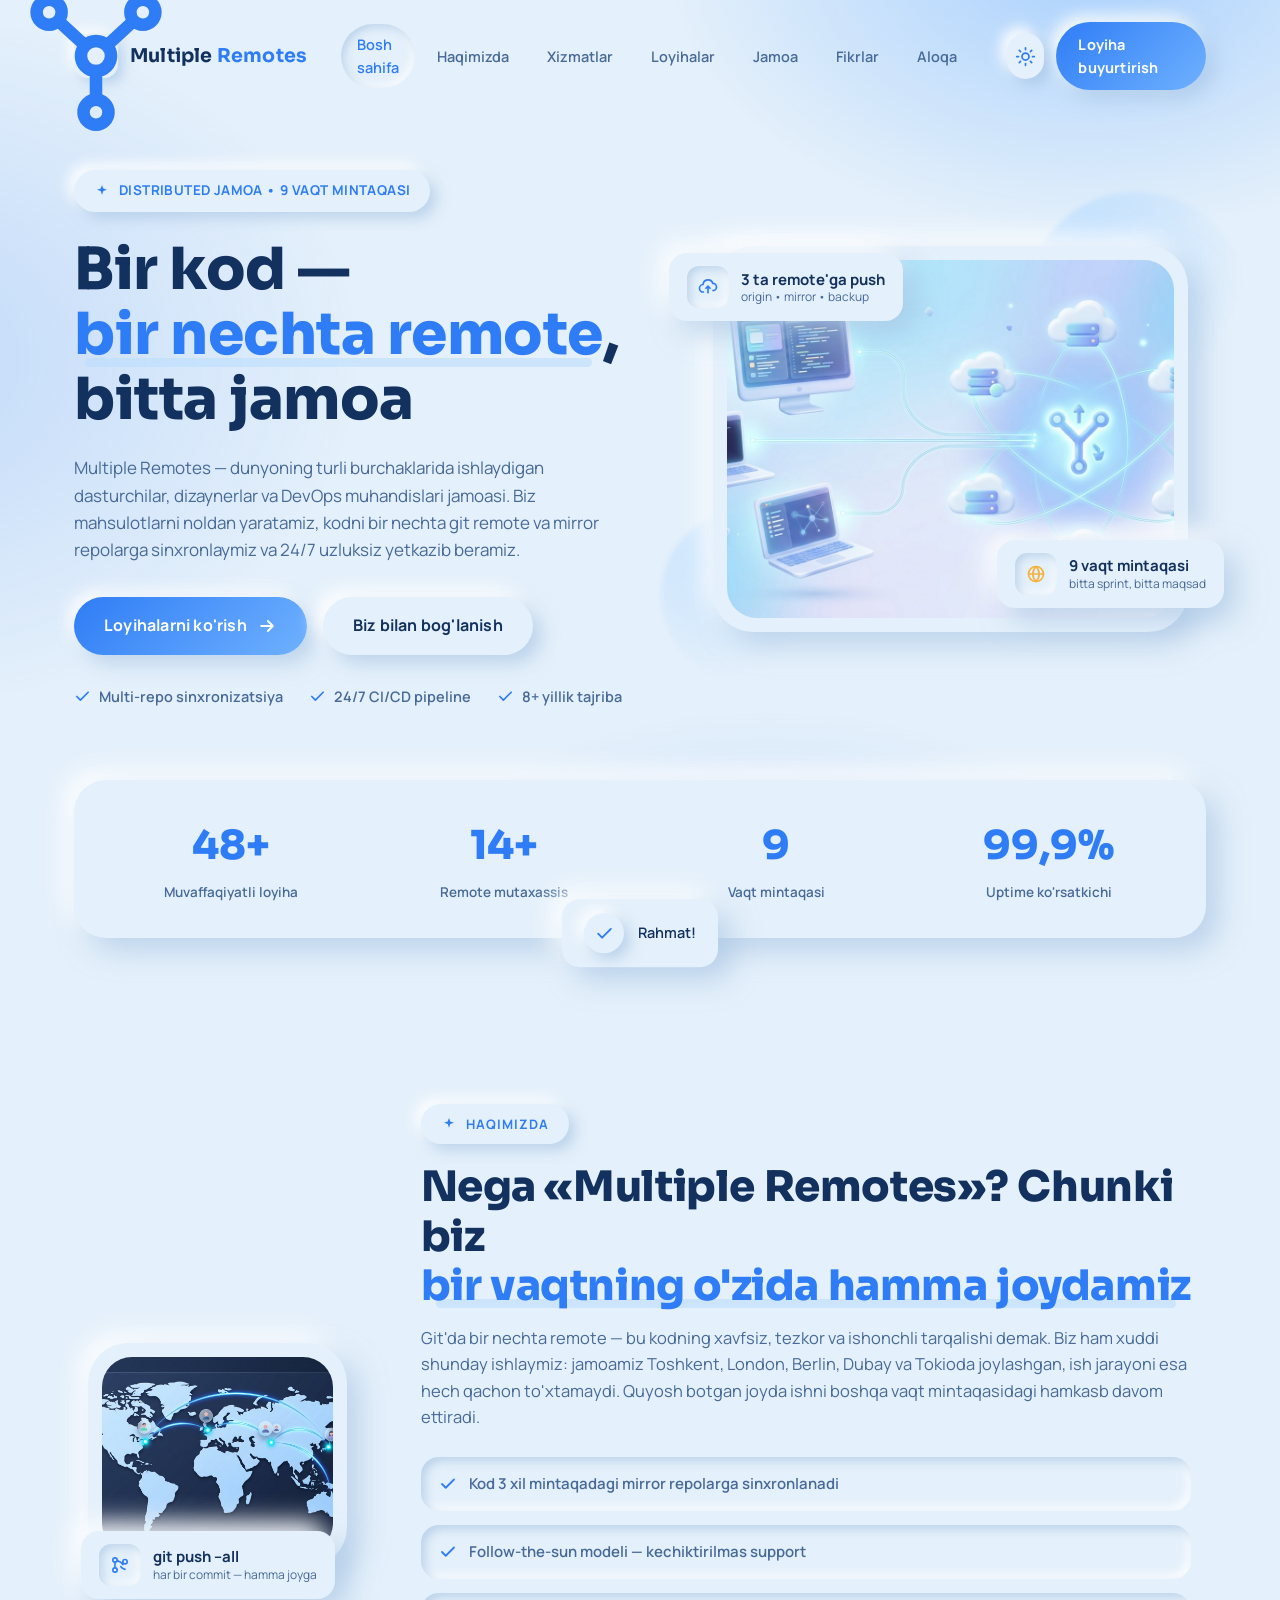
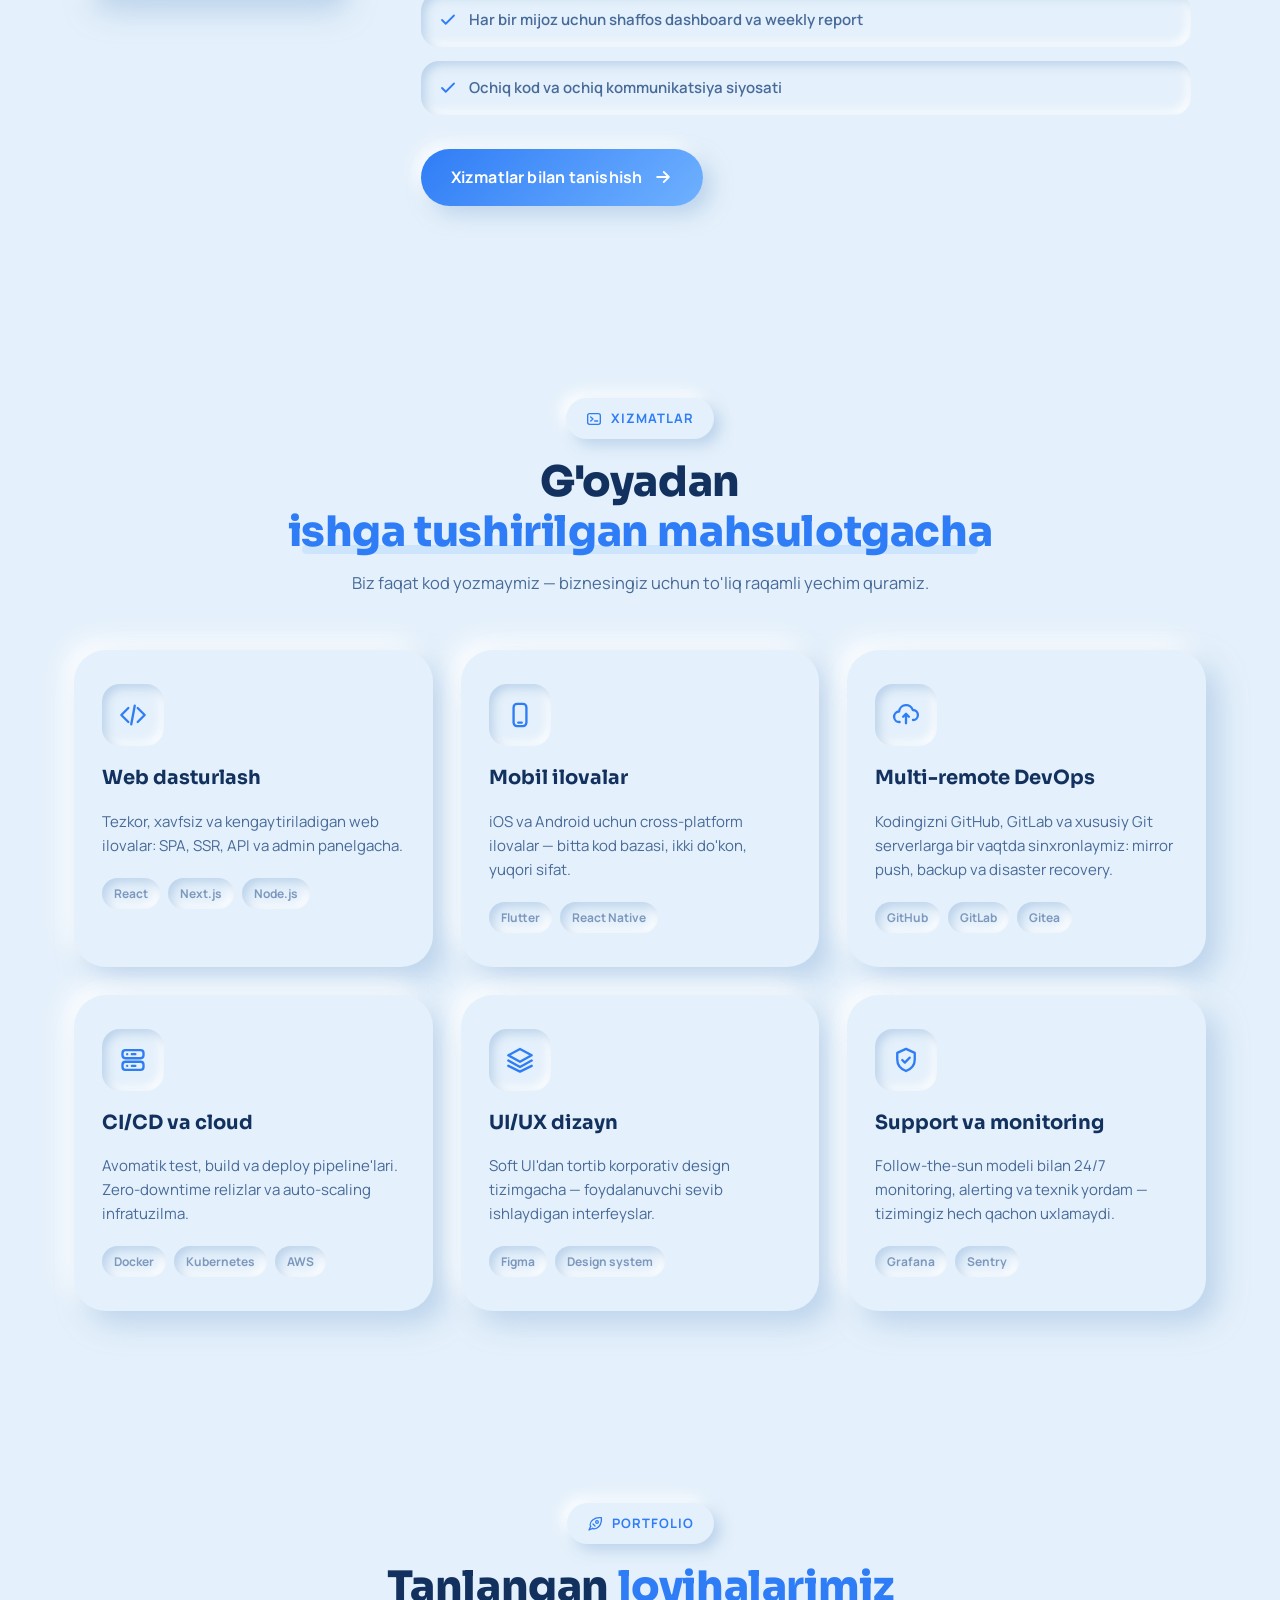
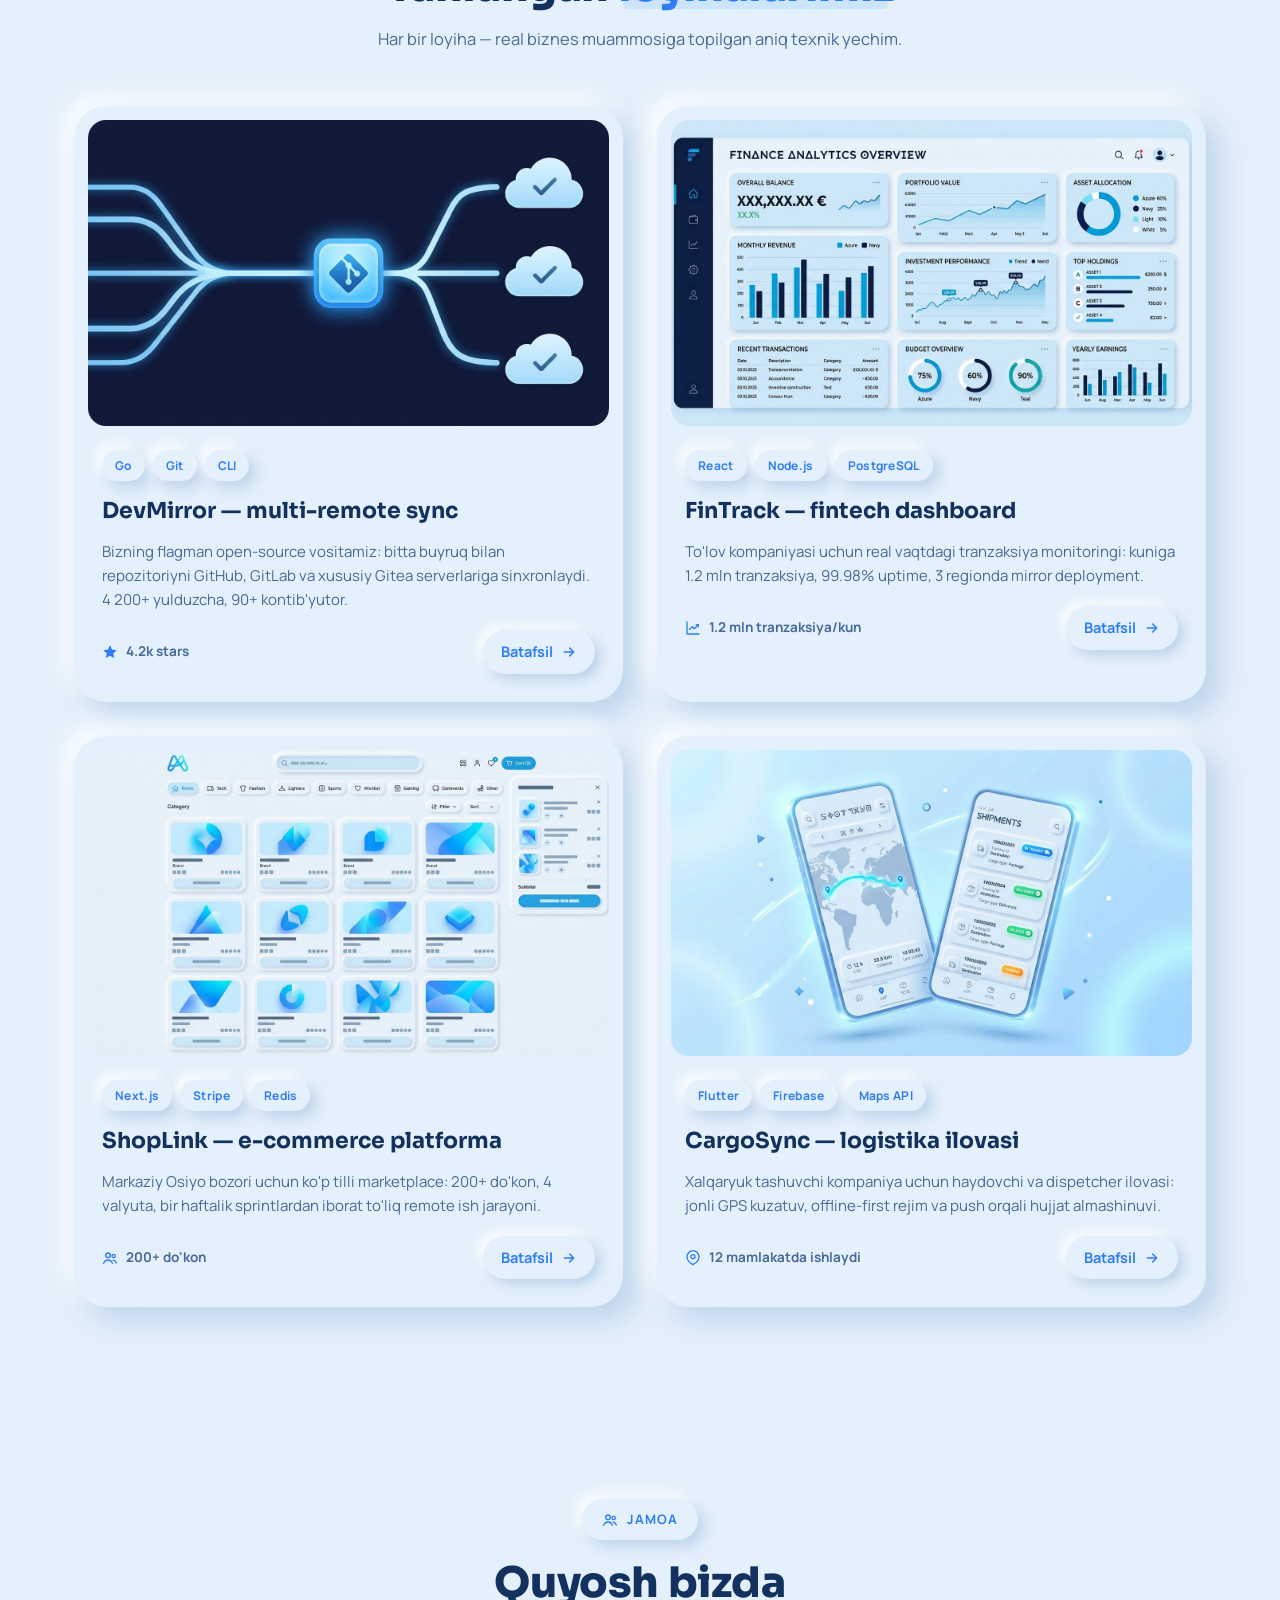
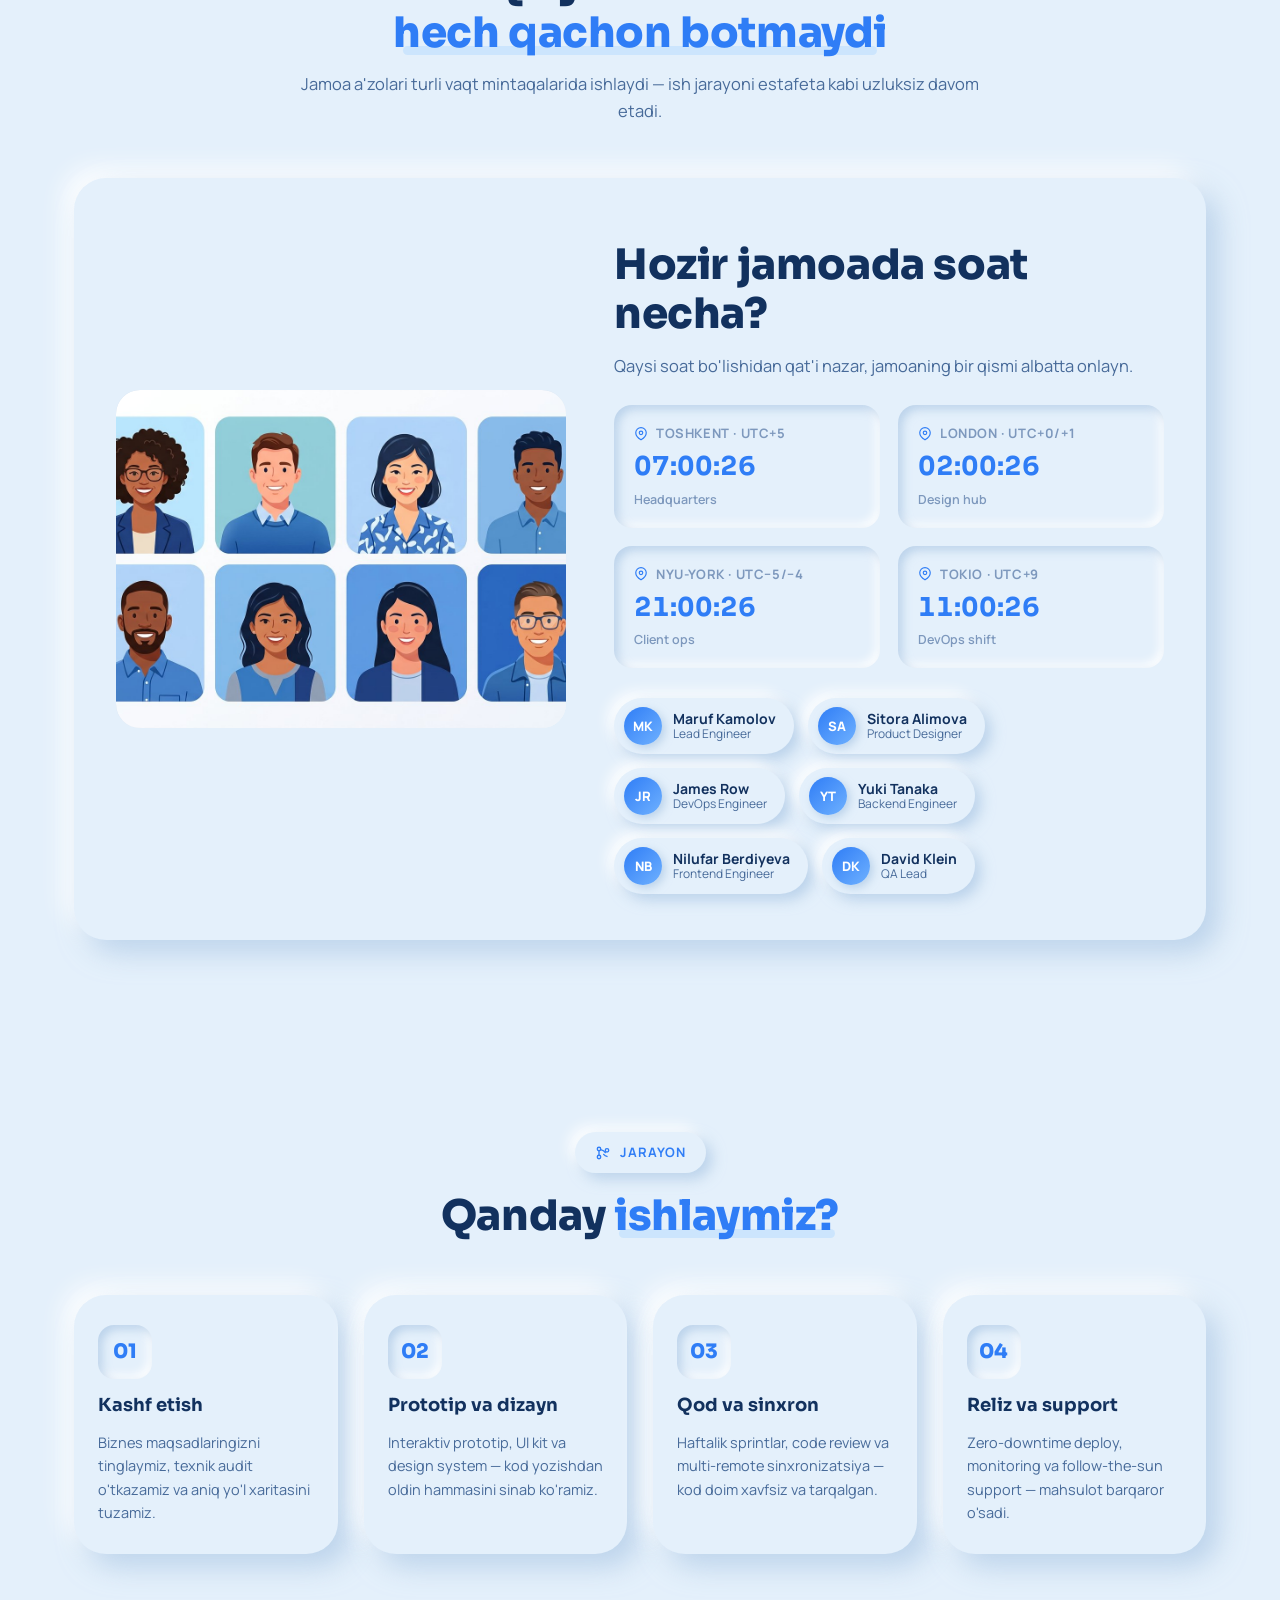
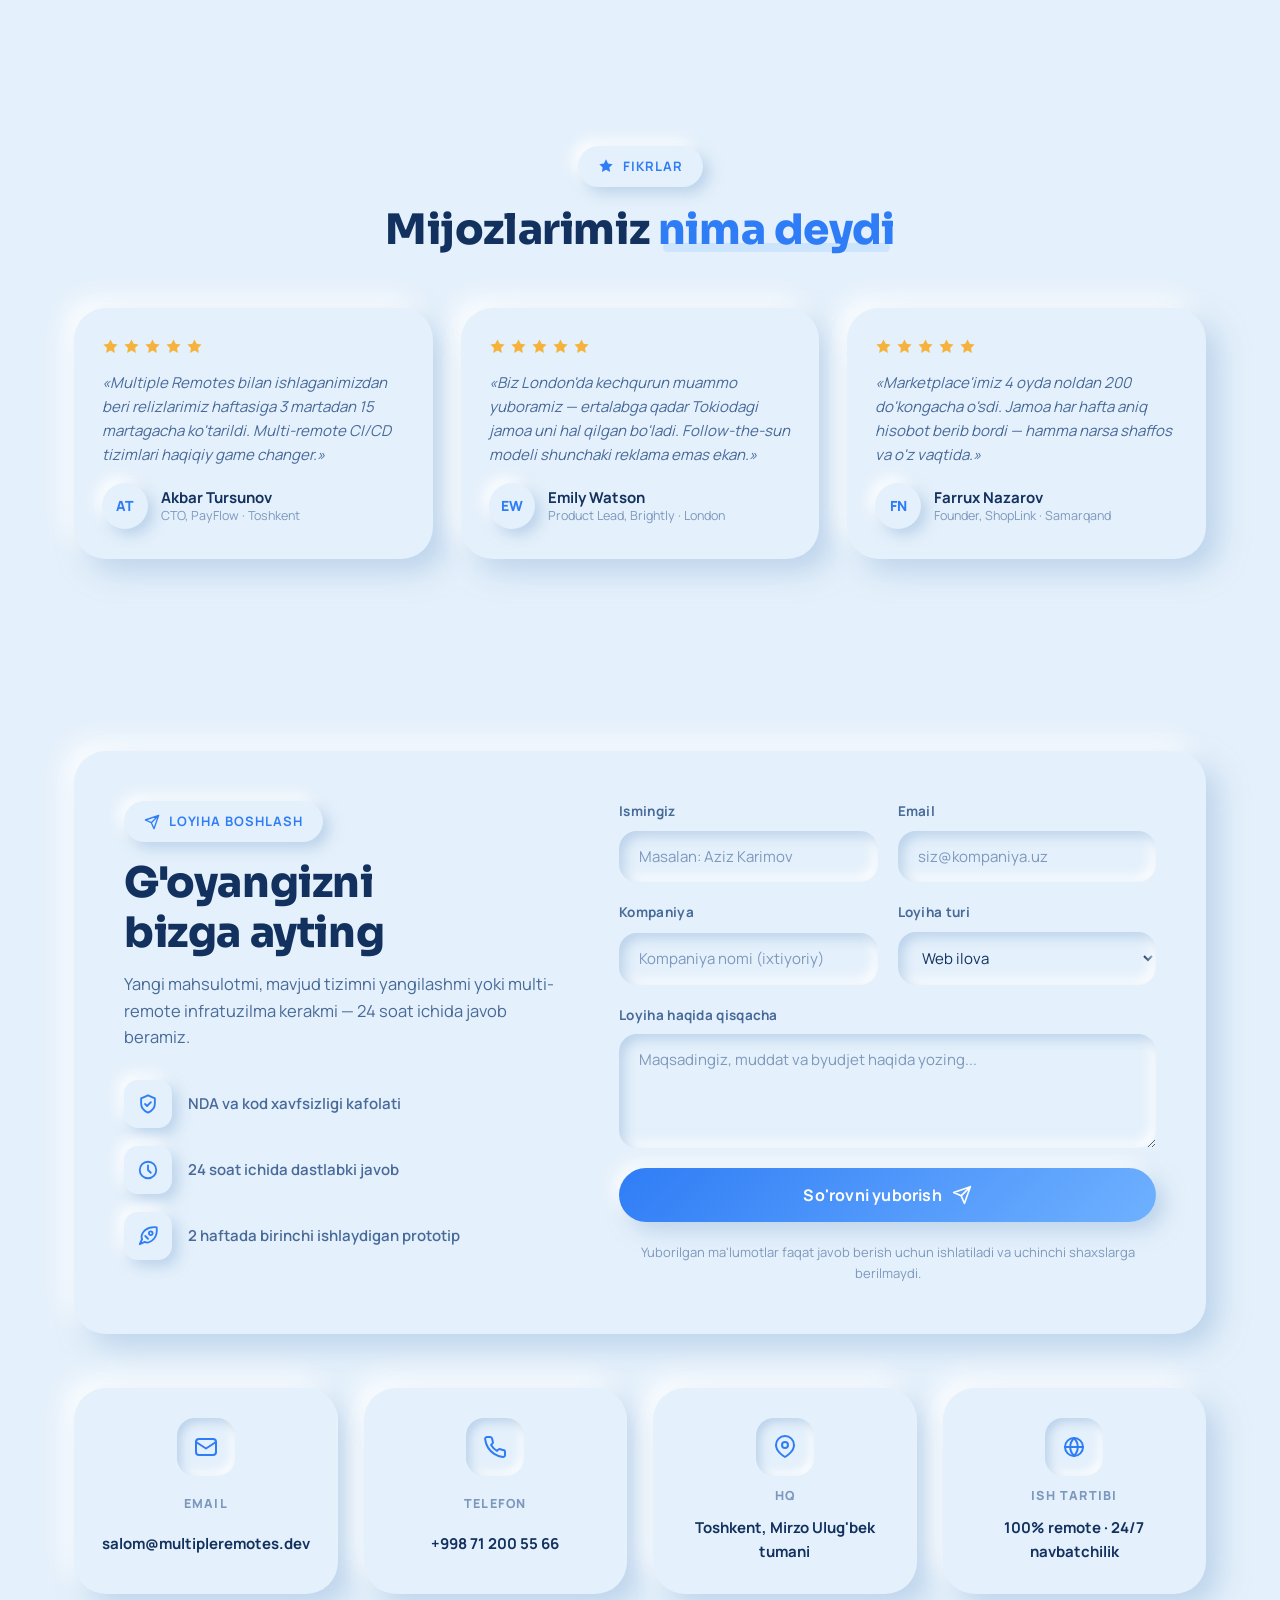
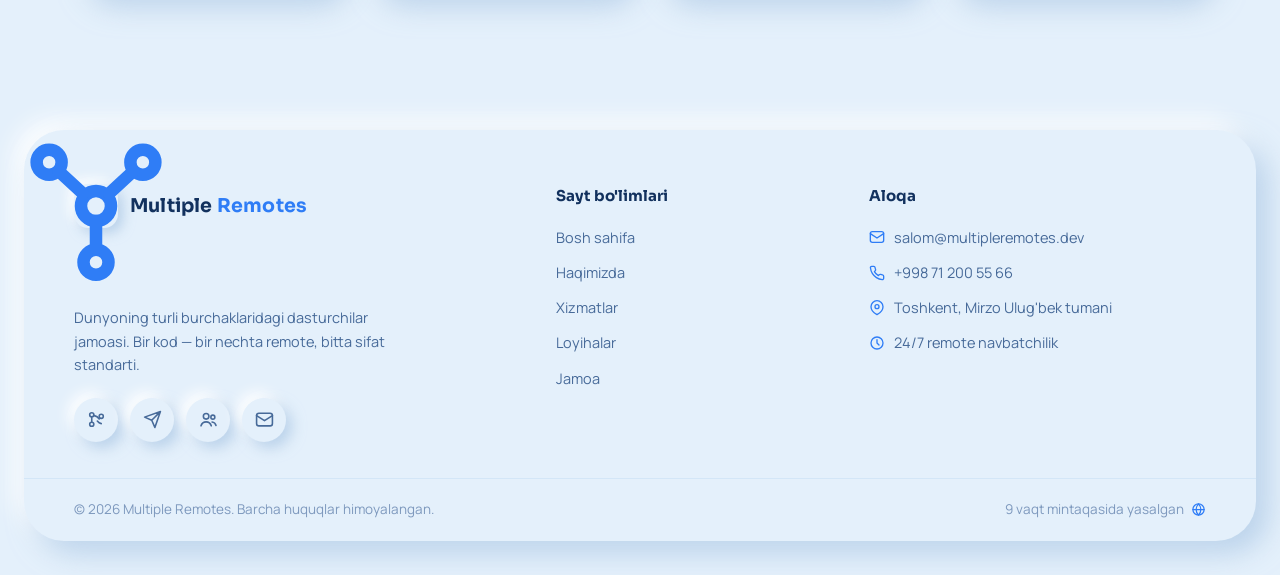
<file: multiple-remotes-portfolio/index.html>
<!DOCTYPE html>
<html lang="uz" data-theme="light">
<head>
  <meta charset="UTF-8">
  <meta name="viewport" content="width=device-width, initial-scale=1.0">
  <title>Multiple Remotes — Remote dasturlash studiyasi | Portfolio</title>
  <meta name="description" content="Multiple Remotes — dunyo bo'ylab tarqalgan remote dasturchilar jamoasi. Web, mobil, DevOps va multi-repo sinxronizatsiya bo'yicha portfolio.">
  <meta name="theme-color" id="metaTheme" content="#E4F0FB">
  <link rel="icon" href="data:image/svg+xml,%3Csvg xmlns='http://www.w3.org/2000/svg' viewBox='0 0 100 100'%3E%3Ctext y='0.9em' font-size='90'%3E%F0%9F%8C%90%3C/text%3E%3C/svg%3E">
  <link rel="preconnect" href="https://fonts.googleapis.com">
  <link rel="preconnect" href="https://fonts.gstatic.com" crossorigin>
  <link href="https://fonts.googleapis.com/css2?family=Manrope:wght@400;500;600;700;800&family=Sora:wght@400;500;600;700;800&display=swap" rel="stylesheet">
  <link rel="stylesheet" href="css/styles.css">
</head>
<body>

  <!-- SVG ICON LIBRARY -->
  <svg xmlns="http://www.w3.org/2000/svg" style="display:none" aria-hidden="true">
    <symbol id="i-sun" viewBox="0 0 24 24"><g fill="none" stroke="currentColor" stroke-width="2" stroke-linecap="round" stroke-linejoin="round"><circle cx="12" cy="12" r="4"/><path d="M12 2v2M12 20v2M4.93 4.93l1.41 1.41M17.66 17.66l1.41 1.41M2 12h2M20 12h2M4.93 19.07l1.41-1.41M17.66 6.34l1.41-1.41"/></g></symbol>
    <symbol id="i-moon" viewBox="0 0 24 24"><path fill="none" stroke="currentColor" stroke-width="2" stroke-linecap="round" stroke-linejoin="round" d="M21 12.79A9 9 0 1 1 11.21 3 7 7 0 0 0 21 12.79z"/></symbol>
    <symbol id="i-star" viewBox="0 0 24 24"><path fill="currentColor" d="M12 2l3.09 6.26L22 9.27l-5 4.87 1.18 6.88L12 17.77l-6.18 3.25L7 14.14 2 9.27l6.91-1.01L12 2z"/></symbol>
    <symbol id="i-sparkle" viewBox="0 0 24 24"><path fill="currentColor" d="M12 3l1.9 5.4L19.5 10l-5.6 1.9L12 17.5l-1.9-5.6L4.5 10l5.6-1.6L12 3z"/></symbol>
    <symbol id="i-check" viewBox="0 0 24 24"><path fill="none" stroke="currentColor" stroke-width="2.4" stroke-linecap="round" stroke-linejoin="round" d="M20 6L9 17l-5-5"/></symbol>
    <symbol id="i-arrow" viewBox="0 0 24 24"><path fill="none" stroke="currentColor" stroke-width="2.2" stroke-linecap="round" stroke-linejoin="round" d="M5 12h14M13 6l6 6-6 6"/></symbol>
    <symbol id="i-globe" viewBox="0 0 24 24"><g fill="none" stroke="currentColor" stroke-width="2" stroke-linecap="round" stroke-linejoin="round"><circle cx="12" cy="12" r="9"/><path d="M3 12h18M12 3c2.5 2.6 3.8 5.7 3.8 9s-1.3 6.4-3.8 9c-2.5-2.6-3.8-5.7-3.8-9S9.5 5.6 12 3z"/></g></symbol>
    <symbol id="i-git" viewBox="0 0 24 24"><g fill="none" stroke="currentColor" stroke-width="2" stroke-linecap="round" stroke-linejoin="round"><circle cx="6" cy="6" r="2.6"/><circle cx="6" cy="18" r="2.6"/><circle cx="18" cy="8" r="2.6"/><path d="M6 8.6v6.8M8.5 6.8c3.4.9 5.5 2.2 7 4.6M13 14c1.6 2 3.2 2.9 5 3.2"/></g></symbol>
    <symbol id="i-code" viewBox="0 0 24 24"><path fill="none" stroke="currentColor" stroke-width="2" stroke-linecap="round" stroke-linejoin="round" d="M8 6l-6 6 6 6M16 6l6 6-6 6M13.5 4l-3 16"/></symbol>
    <symbol id="i-mobile" viewBox="0 0 24 24"><g fill="none" stroke="currentColor" stroke-width="2" stroke-linecap="round" stroke-linejoin="round"><rect x="6.5" y="2.5" width="11" height="19" rx="3"/><path d="M10.5 18.5h3"/></g></symbol>
    <symbol id="i-layers" viewBox="0 0 24 24"><g fill="none" stroke="currentColor" stroke-width="2" stroke-linecap="round" stroke-linejoin="round"><path d="M12 2.5L22 8l-10 5.5L2 8l10-5.5z"/><path d="M2 12.5l10 5.5 10-5.5M2 17l10 5 10-5"/></g></symbol>
    <symbol id="i-users" viewBox="0 0 24 24"><g fill="none" stroke="currentColor" stroke-width="2" stroke-linecap="round" stroke-linejoin="round"><circle cx="9" cy="8" r="3.5"/><path d="M2.5 20c1-3.2 3.6-5 6.5-5s5.5 1.8 6.5 5"/><circle cx="17.5" cy="9" r="2.5"/><path d="M16.5 15.2c2.5.3 4.3 1.9 5 4.3"/></g></symbol>
    <symbol id="i-shield" viewBox="0 0 24 24"><g fill="none" stroke="currentColor" stroke-width="2" stroke-linecap="round" stroke-linejoin="round"><path d="M12 2.5l7.5 3.4v5.6c0 4.8-3.3 8.2-7.5 9.9-4.2-1.7-7.5-5.1-7.5-9.9V5.9L12 2.5z"/><path d="M8.8 12l2.2 2.2 4.2-4.2"/></g></symbol>
    <symbol id="i-terminal" viewBox="0 0 24 24"><g fill="none" stroke="currentColor" stroke-width="2" stroke-linecap="round" stroke-linejoin="round"><rect x="2.5" y="4" width="19" height="16" rx="3"/><path d="M7 9l3.5 3L7 15M13 15h4.5"/></g></symbol>
    <symbol id="i-cloud-sync" viewBox="0 0 24 24"><g fill="none" stroke="currentColor" stroke-width="2" stroke-linecap="round" stroke-linejoin="round"><path d="M6.5 18a4.5 4.5 0 0 1-.4-9A6 6 0 0 1 17.8 7.7 4.3 4.3 0 0 1 18 16.3"/><path d="M9.5 13.5l2.5-2.5 2.5 2.5M12 11v8"/></g></symbol>
    <symbol id="i-phone" viewBox="0 0 24 24"><path fill="none" stroke="currentColor" stroke-width="2" stroke-linecap="round" stroke-linejoin="round" d="M22 16.92v3a2 2 0 0 1-2.18 2 19.79 19.79 0 0 1-8.63-3.07 19.5 19.5 0 0 1-6-6A19.79 19.79 0 0 1 2.12 4.18 2 2 0 0 1 4.11 2h3a2 2 0 0 1 2 1.72c.13.96.36 1.9.7 2.81a2 2 0 0 1-.45 2.11L8.09 9.91a16 16 0 0 0 6 6l1.27-1.27a2 2 0 0 1 2.11-.45c.91.34 1.85.57 2.81.7A2 2 0 0 1 22 16.92z"/></symbol>
    <symbol id="i-mail" viewBox="0 0 24 24"><g fill="none" stroke="currentColor" stroke-width="2" stroke-linecap="round" stroke-linejoin="round"><rect x="2" y="4" width="20" height="16" rx="3"/><path d="M22 7l-10 6.5L2 7"/></g></symbol>
    <symbol id="i-pin" viewBox="0 0 24 24"><g fill="none" stroke="currentColor" stroke-width="2" stroke-linecap="round" stroke-linejoin="round"><path d="M21 10c0 7-9 12-9 12S3 17 3 10a9 9 0 0 1 18 0z"/><circle cx="12" cy="10" r="3"/></g></symbol>
    <symbol id="i-clock" viewBox="0 0 24 24"><g fill="none" stroke="currentColor" stroke-width="2" stroke-linecap="round" stroke-linejoin="round"><circle cx="12" cy="12" r="9"/><path d="M12 7v5l3 3"/></g></symbol>
    <symbol id="i-send" viewBox="0 0 24 24"><path fill="none" stroke="currentColor" stroke-width="2" stroke-linecap="round" stroke-linejoin="round" d="M22 2L11 13M22 2l-7 20-4-9-9-4 20-7z"/></symbol>
    <symbol id="i-rocket" viewBox="0 0 24 24"><g fill="none" stroke="currentColor" stroke-width="2" stroke-linecap="round" stroke-linejoin="round"><path d="M5.5 15.5c-1.8-3 .5-7.5 3.5-10C12 3 16.5 2 21.5 2.5c.5 5-.5 9.5-3 12.5-2.5 3-7 5.3-10 3.5"/><circle cx="15" cy="9" r="2"/><path d="M5.5 15.5L3 21l5.5-2.5M9 12l3 3"/></g></symbol>
    <symbol id="i-chart" viewBox="0 0 24 24"><g fill="none" stroke="currentColor" stroke-width="2" stroke-linecap="round" stroke-linejoin="round"><path d="M3 3v18h18"/><path d="M7 14l4-4 3 3 6-6"/><path d="M17 7h3v3"/></g></symbol>
    <symbol id="i-server" viewBox="0 0 24 24"><g fill="none" stroke="currentColor" stroke-width="2" stroke-linecap="round" stroke-linejoin="round"><rect x="3" y="3.5" width="18" height="7" rx="2.5"/><rect x="3" y="13.5" width="18" height="7" rx="2.5"/><path d="M7 7h.01M7 17h.01M11 7h3M11 17h3"/></g></symbol>
    <symbol id="i-menu" viewBox="0 0 24 24"><g fill="none" stroke="currentColor" stroke-width="2.2" stroke-linecap="round"><path d="M4 7h16M4 12h16M4 17h10"/></g></symbol>
    <symbol id="i-close" viewBox="0 0 24 24"><g fill="none" stroke="currentColor" stroke-width="2.2" stroke-linecap="round"><path d="M6 6l12 12M18 6L6 18"/></g></symbol>
    <symbol id="i-remotes" viewBox="0 0 24 24"><g fill="none" stroke="currentColor" stroke-width="2" stroke-linecap="round" stroke-linejoin="round"><circle cx="12" cy="12" r="2.4"/><circle cx="4.5" cy="5" r="2"/><circle cx="19.5" cy="5" r="2"/><circle cx="12" cy="21" r="2"/><path d="M6 6.4L9.9 10M18 6.4L14.1 10M12 14.4v4.4"/></g></symbol>
  </svg>

  <!-- HEADER -->
  <header class="site-header" id="siteHeader">
    <div class="header-inner">
      <a href="#bosh" class="brand" aria-label="Multiple Remotes bosh sahifa">
        <span class="brand-icon"><svg><use href="#i-remotes"/></svg></span>
        <span class="brand-text">Multiple <em>Remotes</em></span>
      </a>
      <nav class="main-nav" id="mainNav" aria-label="Asosiy menyu">
        <a href="#bosh" class="nav-link active">Bosh sahifa</a>
        <a href="#haq" class="nav-link">Haqimizda</a>
        <a href="#xizmatlar" class="nav-link">Xizmatlar</a>
        <a href="#loyihalar" class="nav-link">Loyihalar</a>
        <a href="#jamoa" class="nav-link">Jamoa</a>
        <a href="#fikrlar" class="nav-link">Fikrlar</a>
        <a href="#aloqa" class="nav-link">Aloqa</a>
      </nav>
      <div class="header-actions">
        <button class="theme-toggle soft-btn" id="themeToggle" aria-label="Kun/tun rejimini almashtirish" title="Rejimni almashtirish">
          <svg class="ic ic-sun"><use href="#i-sun"/></svg>
          <svg class="ic ic-moon"><use href="#i-moon"/></svg>
        </button>
        <a href="#aloqa" class="btn btn-primary btn-sm hide-sm">Loyiha buyurtirish</a>
        <button class="nav-burger soft-btn" id="navBurger" aria-label="Menyuni ochish" aria-expanded="false">
          <svg class="ic ic-open"><use href="#i-menu"/></svg>
          <svg class="ic ic-shut"><use href="#i-close"/></svg>
        </button>
      </div>
    </div>
  </header>

  <main>
    <!-- HERO -->
    <section class="hero" id="bosh">
      <div class="container hero-grid">
        <div class="hero-copy reveal">
          <span class="pill-badge soft-btn">
            <svg class="ic"><use href="#i-sparkle"/></svg>
            Distributed jamoa • 9 vaqt mintaqasi
          </span>
          <h1 class="hero-title">Bir kod — <span class="accent-word">bir nechta remote</span>, bitta jamoa</h1>
          <p class="hero-text">
            Multiple Remotes — dunyoning turli burchaklarida ishlaydigan dasturchilar, dizaynerlar
            va DevOps muhandislari jamoasi. Biz mahsulotlarni noldan yaratamiz, kodni bir nechta
            git remote va mirror repolarga sinxronlaymiz va 24/7 uzluksiz yetkazib beramiz.
          </p>
          <div class="hero-actions">
            <a href="#loyihalar" class="btn btn-primary">
              Loyihalarni ko'rish <svg class="ic"><use href="#i-arrow"/></svg>
            </a>
            <a href="#aloqa" class="btn btn-soft">Biz bilan bog'lanish</a>
          </div>
          <ul class="hero-trust">
            <li><svg class="ic"><use href="#i-check"/></svg> Multi-repo sinxronizatsiya</li>
            <li><svg class="ic"><use href="#i-check"/></svg> 24/7 CI/CD pipeline</li>
            <li><svg class="ic"><use href="#i-check"/></svg> 8+ yillik tajriba</li>
          </ul>
        </div>

        <div class="hero-visual reveal delay-1">
          <div class="hero-frame soft-panel">
            <img src="images/hero.jpg" alt="Multiple Remotes jamoasi — bir nechta qurilma va bulutli serverlarga ulangan remote ish muhiti" class="hero-img">
          </div>
          <div class="float-card float-card-remotes soft-panel">
            <span class="float-ic"><svg><use href="#i-cloud-sync"/></svg></span>
            <span class="float-body"><b>3 ta remote'ga push</b><small>origin • mirror • backup</small></span>
          </div>
          <div class="float-card float-card-tz soft-panel">
            <span class="float-ic gold"><svg><use href="#i-globe"/></svg></span>
            <span class="float-body"><b>9 vaqt mintaqasi</b><small>bitta sprint, bitta maqsad</small></span>
          </div>
          <span class="hero-blob hero-blob-1" aria-hidden="true"></span>
          <span class="hero-blob hero-blob-2" aria-hidden="true"></span>
        </div>
      </div>

      <!-- STATS -->
      <div class="container">
        <div class="stats soft-panel reveal delay-2">
          <div class="stat">
            <span class="stat-num" data-count="48" data-suffix="+">0</span>
            <span class="stat-label">Muvaffaqiyatli loyiha</span>
          </div>
          <div class="stat">
            <span class="stat-num" data-count="14" data-suffix="+">0</span>
            <span class="stat-label">Remote mutaxassis</span>
          </div>
          <div class="stat">
            <span class="stat-num" data-count="9" data-suffix="">0</span>
            <span class="stat-label">Vaqt mintaqasi</span>
          </div>
          <div class="stat">
            <span class="stat-num" data-count="99.9" data-decimals="1" data-suffix="%">0</span>
            <span class="stat-label">Uptime ko'rsatkichi</span>
          </div>
        </div>
      </div>
    </section>

    <!-- ABOUT -->
    <section class="section" id="haq">
      <div class="container about-grid">
        <div class="about-visual reveal">
          <div class="about-frame soft-panel">
            <img src="images/team-map.jpg" alt="Dunyoning turli nuqtalarida joylashgan Multiple Remotes jamoasi xaritasi">
          </div>
          <div class="about-badge soft-panel">
            <span class="float-ic"><svg><use href="#i-git"/></svg></span>
            <span class="float-body"><b>git push --all</b><small>har bir commit — hamma joyga</small></span>
          </div>
        </div>
        <div class="about-copy reveal delay-1">
          <span class="section-label soft-btn"><svg class="ic"><use href="#i-sparkle"/></svg> Haqimizda</span>
          <h2 class="section-title">Nega «Multiple Remotes»? Chunki biz <span class="accent-word">bir vaqtning o'zida hamma joydamiz</span></h2>
          <p class="section-text">
            Git'da bir nechta remote — bu kodning xavfsiz, tezkor va ishonchli tarqalishi demak.
            Biz ham xuddi shunday ishlaymiz: jamoamiz Toshkent, London, Berlin, Dubay va Tokioda
            joylashgan, ish jarayoni esa hech qachon to'xtamaydi. Quyosh botgan joyda ishni
            boshqa vaqt mintaqasidagi hamkasb davom ettiradi.
          </p>
          <ul class="about-list">
            <li class="soft-item"><svg class="ic"><use href="#i-check"/></svg> Kod 3 xil mintaqadagi mirror repolarga sinxronlanadi</li>
            <li class="soft-item"><svg class="ic"><use href="#i-check"/></svg> Follow-the-sun modeli — kechiktirilmas support</li>
            <li class="soft-item"><svg class="ic"><use href="#i-check"/></svg> Har bir mijoz uchun shaffos dashboard va weekly report</li>
            <li class="soft-item"><svg class="ic"><use href="#i-check"/></svg> Ochiq kod va ochiq kommunikatsiya siyosati</li>
          </ul>
          <a href="#xizmatlar" class="btn btn-primary">
            Xizmatlar bilan tanishish <svg class="ic"><use href="#i-arrow"/></svg>
          </a>
        </div>
      </div>
    </section>

    <!-- SERVICES -->
    <section class="section" id="xizmatlar">
      <div class="container">
        <div class="section-head reveal">
          <span class="section-label soft-btn"><svg class="ic"><use href="#i-terminal"/></svg> Xizmatlar</span>
          <h2 class="section-title">G'oyadan <span class="accent-word">ishga tushirilgan mahsulotgacha</span></h2>
          <p class="section-text">Biz faqat kod yozmaymiz — biznesingiz uchun to'liq raqamli yechim quramiz.</p>
        </div>

        <div class="services-grid">
          <article class="service-card soft-panel reveal">
            <span class="service-ic"><svg class="ic"><use href="#i-code"/></svg></span>
            <h3 class="service-name">Web dasturlash</h3>
            <p class="service-desc">Tezkor, xavfsiz va kengaytiriladigan web ilovalar: SPA, SSR, API va admin panelgacha.</p>
            <div class="service-tags">
              <span class="service-tag soft-item">React</span>
              <span class="service-tag soft-item">Next.js</span>
              <span class="service-tag soft-item">Node.js</span>
            </div>
          </article>

          <article class="service-card soft-panel reveal delay-1">
            <span class="service-ic"><svg class="ic"><use href="#i-mobile"/></svg></span>
            <h3 class="service-name">Mobil ilovalar</h3>
            <p class="service-desc">iOS va Android uchun cross-platform ilovalar — bitta kod bazasi, ikki do'kon, yuqori sifat.</p>
            <div class="service-tags">
              <span class="service-tag soft-item">Flutter</span>
              <span class="service-tag soft-item">React Native</span>
            </div>
          </article>

          <article class="service-card soft-panel reveal delay-2">
            <span class="service-ic"><svg class="ic"><use href="#i-cloud-sync"/></svg></span>
            <h3 class="service-name">Multi-remote DevOps</h3>
            <p class="service-desc">Kodingizni GitHub, GitLab va xususiy Git serverlarga bir vaqtda sinxronlaymiz: mirror push, backup va disaster recovery.</p>
            <div class="service-tags">
              <span class="service-tag soft-item">GitHub</span>
              <span class="service-tag soft-item">GitLab</span>
              <span class="service-tag soft-item">Gitea</span>
            </div>
          </article>

          <article class="service-card soft-panel reveal">
            <span class="service-ic"><svg class="ic"><use href="#i-server"/></svg></span>
            <h3 class="service-name">CI/CD va cloud</h3>
            <p class="service-desc">Avomatik test, build va deploy pipeline'lari. Zero-downtime relizlar va auto-scaling infratuzilma.</p>
            <div class="service-tags">
              <span class="service-tag soft-item">Docker</span>
              <span class="service-tag soft-item">Kubernetes</span>
              <span class="service-tag soft-item">AWS</span>
            </div>
          </article>

          <article class="service-card soft-panel reveal delay-1">
            <span class="service-ic"><svg class="ic"><use href="#i-layers"/></svg></span>
            <h3 class="service-name">UI/UX dizayn</h3>
            <p class="service-desc">Soft UI'dan tortib korporativ design tizimgacha — foydalanuvchi sevib ishlaydigan interfeyslar.</p>
            <div class="service-tags">
              <span class="service-tag soft-item">Figma</span>
              <span class="service-tag soft-item">Design system</span>
            </div>
          </article>

          <article class="service-card soft-panel reveal delay-2">
            <span class="service-ic"><svg class="ic"><use href="#i-shield"/></svg></span>
            <h3 class="service-name">Support va monitoring</h3>
            <p class="service-desc">Follow-the-sun modeli bilan 24/7 monitoring, alerting va texnik yordam — tizimingiz hech qachon uxlamaydi.</p>
            <div class="service-tags">
              <span class="service-tag soft-item">Grafana</span>
              <span class="service-tag soft-item">Sentry</span>
            </div>
          </article>
        </div>
      </div>
    </section>

    <!-- PROJECTS -->
    <section class="section" id="loyihalar">
      <div class="container">
        <div class="section-head reveal">
          <span class="section-label soft-btn"><svg class="ic"><use href="#i-rocket"/></svg> Portfolio</span>
          <h2 class="section-title">Tanlangan <span class="accent-word">loyihalarimiz</span></h2>
          <p class="section-text">Har bir loyiha — real biznes muammosiga topilgan aniq texnik yechim.</p>
        </div>

        <div class="projects-grid">
          <!-- Project 1 -->
          <article class="project-card soft-panel reveal">
            <div class="project-img-wrap">
              <img src="images/project-gitmirror.jpg" alt="DevMirror — kodni bir nechta git remote'ga sinxronlovchi vosita illyustratsiyasi">
            </div>
            <div class="project-body">
              <div class="project-tags">
                <span class="project-tag soft-btn">Go</span>
                <span class="project-tag soft-btn">Git</span>
                <span class="project-tag soft-btn">CLI</span>
              </div>
              <h3 class="project-name">DevMirror — multi-remote sync</h3>
              <p class="project-desc">
                Bizning flagman open-source vositamiz: bitta buyruq bilan repozitoriyni GitHub, GitLab
                va xususiy Gitea serverlariga sinxronlaydi. 4 200+ yulduzcha, 90+ kontib'yutor.
              </p>
              <div class="project-foot">
                <span class="project-metric"><svg class="ic"><use href="#i-star"/></svg> 4.2k stars</span>
                <a href="#aloqa" class="project-link">Batafsil <svg class="ic"><use href="#i-arrow"/></svg></a>
              </div>
            </div>
          </article>

          <!-- Project 2 -->
          <article class="project-card soft-panel reveal delay-1">
            <div class="project-img-wrap">
              <img src="images/project-fintech.jpg" alt="FinTrack — real vaqtdagi moliyaviy analytics dashboard interfeysi">
            </div>
            <div class="project-body">
              <div class="project-tags">
                <span class="project-tag soft-btn">React</span>
                <span class="project-tag soft-btn">Node.js</span>
                <span class="project-tag soft-btn">PostgreSQL</span>
              </div>
              <h3 class="project-name">FinTrack — fintech dashboard</h3>
              <p class="project-desc">
                To'lov kompaniyasi uchun real vaqtdagi tranzaksiya monitoringi: kuniga 1.2 mln
                tranzaksiya, 99.98% uptime, 3 regionda mirror deployment.
              </p>
              <div class="project-foot">
                <span class="project-metric"><svg class="ic"><use href="#i-chart"/></svg> 1.2 mln tranzaksiya/kun</span>
                <a href="#aloqa" class="project-link">Batafsil <svg class="ic"><use href="#i-arrow"/></svg></a>
              </div>
            </div>
          </article>

          <!-- Project 3 -->
          <article class="project-card soft-panel reveal">
            <div class="project-img-wrap">
              <img src="images/project-ecommerce.jpg" alt="ShopLink — zamonaviy e-commerce platforma interfeysi">
            </div>
            <div class="project-body">
              <div class="project-tags">
                <span class="project-tag soft-btn">Next.js</span>
                <span class="project-tag soft-btn">Stripe</span>
                <span class="project-tag soft-btn">Redis</span>
              </div>
              <h3 class="project-name">ShopLink — e-commerce platforma</h3>
              <p class="project-desc">
                Markaziy Osiyo bozori uchun ko'p tilli marketplace: 200+ do'kon, 4 valyuta,
                bir haftalik sprintlardan iborat to'liq remote ish jarayoni.
              </p>
              <div class="project-foot">
                <span class="project-metric"><svg class="ic"><use href="#i-users"/></svg> 200+ do'kon</span>
                <a href="#aloqa" class="project-link">Batafsil <svg class="ic"><use href="#i-arrow"/></svg></a>
              </div>
            </div>
          </article>

          <!-- Project 4 -->
          <article class="project-card soft-panel reveal delay-1">
            <div class="project-img-wrap">
              <img src="images/project-cargo.jpg" alt="CargoSync — logistika uchun mobil ilova ekranlari">
            </div>
            <div class="project-body">
              <div class="project-tags">
                <span class="project-tag soft-btn">Flutter</span>
                <span class="project-tag soft-btn">Firebase</span>
                <span class="project-tag soft-btn">Maps API</span>
              </div>
              <h3 class="project-name">CargoSync — logistika ilovasi</h3>
              <p class="project-desc">
                Xalqaryuk tashuvchi kompaniya uchun haydovchi va dispetcher ilovasi: jonli GPS
                kuzatuv, offline-first rejim va push orqali hujjat almashinuvi.
              </p>
              <div class="project-foot">
                <span class="project-metric"><svg class="ic"><use href="#i-pin"/></svg> 12 mamlakatda ishlaydi</span>
                <a href="#aloqa" class="project-link">Batafsil <svg class="ic"><use href="#i-arrow"/></svg></a>
              </div>
            </div>
          </article>
        </div>
      </div>
    </section>

    <!-- TEAM -->
    <section class="section" id="jamoa">
      <div class="container">
        <div class="section-head reveal">
          <span class="section-label soft-btn"><svg class="ic"><use href="#i-users"/></svg> Jamoa</span>
          <h2 class="section-title">Quyosh bizda <span class="accent-word">hech qachon botmaydi</span></h2>
          <p class="section-text">Jamoa a'zolari turli vaqt mintaqalarida ishlaydi — ish jarayoni estafeta kabi uzluksiz davom etadi.</p>
        </div>

        <div class="team-panel soft-panel reveal delay-1">
          <div class="team-grid">
            <div class="team-map">
              <img src="images/team.jpg" alt="Multiple Remotes jamoasi a'zolari portret kolajlari">
            </div>
            <div>
              <h3 class="section-title left">Hozir jamoada soat necha?</h3>
              <p class="section-text">Qaysi soat bo'lishidan qat'i nazar, jamoaning bir qismi albatta onlayn.</p>
              <div class="tz-grid">
                <div class="tz-card soft-item">
                  <span class="tz-city"><svg class="ic"><use href="#i-pin"/></svg> Toshkent · UTC+5</span>
                  <span class="tz-time" data-tz="Asia/Tashkent">--:--:--</span>
                  <span class="tz-note">Headquarters</span>
                </div>
                <div class="tz-card soft-item">
                  <span class="tz-city"><svg class="ic"><use href="#i-pin"/></svg> London · UTC+0/+1</span>
                  <span class="tz-time" data-tz="Europe/London">--:--:--</span>
                  <span class="tz-note">Design hub</span>
                </div>
                <div class="tz-card soft-item">
                  <span class="tz-city"><svg class="ic"><use href="#i-pin"/></svg> Nyu-York · UTC−5/−4</span>
                  <span class="tz-time" data-tz="America/New_York">--:--:--</span>
                  <span class="tz-note">Client ops</span>
                </div>
                <div class="tz-card soft-item">
                  <span class="tz-city"><svg class="ic"><use href="#i-pin"/></svg> Tokio · UTC+9</span>
                  <span class="tz-time" data-tz="Asia/Tokyo">--:--:--</span>
                  <span class="tz-note">DevOps shift</span>
                </div>
              </div>
              <div class="team-members">
                <span class="member-chip soft-btn"><span class="member-avatar">MK</span><span class="member-body"><b>Maruf Kamolov</b><small>Lead Engineer</small></span></span>
                <span class="member-chip soft-btn"><span class="member-avatar">SA</span><span class="member-body"><b>Sitora Alimova</b><small>Product Designer</small></span></span>
                <span class="member-chip soft-btn"><span class="member-avatar">JR</span><span class="member-body"><b>James Row</b><small>DevOps Engineer</small></span></span>
                <span class="member-chip soft-btn"><span class="member-avatar">YT</span><span class="member-body"><b>Yuki Tanaka</b><small>Backend Engineer</small></span></span>
                <span class="member-chip soft-btn"><span class="member-avatar">NB</span><span class="member-body"><b>Nilufar Berdiyeva</b><small>Frontend Engineer</small></span></span>
                <span class="member-chip soft-btn"><span class="member-avatar">DK</span><span class="member-body"><b>David Klein</b><small>QA Lead</small></span></span>
              </div>
            </div>
          </div>
        </div>
      </div>
    </section>

    <!-- PROCESS -->
    <section class="section" id="jarayon">
      <div class="container">
        <div class="section-head reveal">
          <span class="section-label soft-btn"><svg class="ic"><use href="#i-git"/></svg> Jarayon</span>
          <h2 class="section-title">Qanday <span class="accent-word">ishlaymiz?</span></h2>
        </div>
        <div class="process-grid">
          <article class="process-card soft-panel reveal">
            <span class="process-num">01</span>
            <h3 class="process-name">Kashf etish</h3>
            <p class="process-desc">Biznes maqsadlaringizni tinglaymiz, texnik audit o'tkazamiz va aniq yo'l xaritasini tuzamiz.</p>
          </article>
          <article class="process-card soft-panel reveal delay-1">
            <span class="process-num">02</span>
            <h3 class="process-name">Prototip va dizayn</h3>
            <p class="process-desc">Interaktiv prototip, UI kit va design system — kod yozishdan oldin hammasini sinab ko'ramiz.</p>
          </article>
          <article class="process-card soft-panel reveal delay-2">
            <span class="process-num">03</span>
            <h3 class="process-name">Qod va sinxron</h3>
            <p class="process-desc">Haftalik sprintlar, code review va multi-remote sinxronizatsiya — kod doim xavfsiz va tarqalgan.</p>
          </article>
          <article class="process-card soft-panel reveal delay-2">
            <span class="process-num">04</span>
            <h3 class="process-name">Reliz va support</h3>
            <p class="process-desc">Zero-downtime deploy, monitoring va follow-the-sun support — mahsulot barqaror o'sadi.</p>
          </article>
        </div>
      </div>
    </section>

    <!-- TESTIMONIALS -->
    <section class="section" id="fikrlar">
      <div class="container">
        <div class="section-head reveal">
          <span class="section-label soft-btn"><svg class="ic"><use href="#i-star"/></svg> Fikrlar</span>
          <h2 class="section-title">Mijozlarimiz <span class="accent-word">nima deydi</span></h2>
        </div>
        <div class="testi-grid">
          <article class="testi-card soft-panel reveal">
            <div class="testi-stars">
              <svg><use href="#i-star"/></svg><svg><use href="#i-star"/></svg><svg><use href="#i-star"/></svg><svg><use href="#i-star"/></svg><svg><use href="#i-star"/></svg>
            </div>
            <p class="testi-quote">«Multiple Remotes bilan ishlaganimizdan beri relizlarimiz haftasiga 3 martadan 15 martagacha ko'tarildi. Multi-remote CI/CD tizimlari haqiqiy game changer.»</p>
            <div class="testi-person">
              <span class="testi-avatar soft-btn">AT</span>
              <span class="testi-body"><b>Akbar Tursunov</b><small>CTO, PayFlow · Toshkent</small></span>
            </div>
          </article>
          <article class="testi-card soft-panel reveal delay-1">
            <div class="testi-stars">
              <svg><use href="#i-star"/></svg><svg><use href="#i-star"/></svg><svg><use href="#i-star"/></svg><svg><use href="#i-star"/></svg><svg><use href="#i-star"/></svg>
            </div>
            <p class="testi-quote">«Biz London'da kechqurun muammo yuboramiz — ertalabga qadar Tokiodagi jamoa uni hal qilgan bo'ladi. Follow-the-sun modeli shunchaki reklama emas ekan.»</p>
            <div class="testi-person">
              <span class="testi-avatar soft-btn">EW</span>
              <span class="testi-body"><b>Emily Watson</b><small>Product Lead, Brightly · London</small></span>
            </div>
          </article>
          <article class="testi-card soft-panel reveal delay-2">
            <div class="testi-stars">
              <svg><use href="#i-star"/></svg><svg><use href="#i-star"/></svg><svg><use href="#i-star"/></svg><svg><use href="#i-star"/></svg><svg><use href="#i-star"/></svg>
            </div>
            <p class="testi-quote">«Marketplace'imiz 4 oyda noldan 200 do'kongacha o'sdi. Jamoa har hafta aniq hisobot berib bordi — hamma narsa shaffos va o'z vaqtida.»</p>
            <div class="testi-person">
              <span class="testi-avatar soft-btn">FN</span>
              <span class="testi-body"><b>Farrux Nazarov</b><small>Founder, ShopLink · Samarqand</small></span>
            </div>
          </article>
        </div>
      </div>
    </section>

    <!-- CONTACT -->
    <section class="section" id="aloqa">
      <div class="container">
        <div class="contact-panel soft-panel reveal">
          <div class="contact-copy">
            <span class="section-label soft-btn"><svg class="ic"><use href="#i-send"/></svg> Loyiha boshlash</span>
            <h2 class="section-title left">G'oyangizni<br>bizga ayting</h2>
            <p class="section-text">Yangi mahsulotmi, mavjud tizimni yangilashmi yoki multi-remote infratuzilma kerakmi — 24 soat ichida javob beramiz.</p>
            <ul class="contact-perks">
              <li><span class="perk-ic soft-btn"><svg><use href="#i-shield"/></svg></span> NDA va kod xavfsizligi kafolati</li>
              <li><span class="perk-ic soft-btn"><svg><use href="#i-clock"/></svg></span> 24 soat ichida dastlabki javob</li>
              <li><span class="perk-ic soft-btn"><svg><use href="#i-rocket"/></svg></span> 2 haftada birinchi ishlaydigan prototip</li>
            </ul>
          </div>
          <form class="contact-form" id="contactForm" novalidate>
            <div class="field-row">
              <div class="field">
                <label for="cName">Ismingiz</label>
                <input type="text" id="cName" name="name" placeholder="Masalan: Aziz Karimov" required>
              </div>
              <div class="field">
                <label for="cEmail">Email</label>
                <input type="email" id="cEmail" name="email" placeholder="siz@kompaniya.uz" required>
              </div>
            </div>
            <div class="field-row">
              <div class="field">
                <label for="cCompany">Kompaniya</label>
                <input type="text" id="cCompany" name="company" placeholder="Kompaniya nomi (ixtiyoriy)">
              </div>
              <div class="field">
                <label for="cType">Loyiha turi</label>
                <select id="cType" name="type">
                  <option value="web">Web ilova</option>
                  <option value="mobile">Mobil ilova</option>
                  <option value="devops">Multi-remote / DevOps</option>
                  <option value="design">UI/UX dizayn</option>
                  <option value="other">Boshqa</option>
                </select>
              </div>
            </div>
            <div class="field">
              <label for="cMsg">Loyiha haqida qisqacha</label>
              <textarea id="cMsg" name="message" rows="4" placeholder="Maqsadingiz, muddat va byudjet haqida yozing..." required></textarea>
            </div>
            <button type="submit" class="btn btn-primary btn-block">
              So'rovni yuborish <svg class="ic"><use href="#i-send"/></svg>
            </button>
            <p class="form-note">Yuborilgan ma'lumotlar faqat javob berish uchun ishlatiladi va uchinchi shaxslarga berilmaydi.</p>
          </form>
        </div>

        <!-- CONTACT INFO -->
        <div class="contact-info-grid">
          <a href="mailto:salom@multipleremotes.dev" class="info-card soft-panel reveal">
            <span class="info-ic"><svg><use href="#i-mail"/></svg></span>
            <span class="info-label">Email</span>
            <span class="info-value">salom@multipleremotes.dev</span>
          </a>
          <a href="tel:+998712005566" class="info-card soft-panel reveal delay-1">
            <span class="info-ic"><svg><use href="#i-phone"/></svg></span>
            <span class="info-label">Telefon</span>
            <span class="info-value">+998 71 200 55 66</span>
          </a>
          <div class="info-card soft-panel reveal delay-2">
            <span class="info-ic"><svg><use href="#i-pin"/></svg></span>
            <span class="info-label">HQ</span>
            <span class="info-value">Toshkent, Mirzo Ulug'bek tumani</span>
          </div>
          <div class="info-card soft-panel reveal delay-2">
            <span class="info-ic"><svg><use href="#i-globe"/></svg></span>
            <span class="info-label">Ish tartibi</span>
            <span class="info-value">100% remote · 24/7 navbatchilik</span>
          </div>
        </div>
      </div>
    </section>
  </main>

  <!-- FOOTER -->
  <footer class="site-footer soft-panel">
    <div class="container footer-grid">
      <div class="footer-brand">
        <a href="#bosh" class="brand">
          <span class="brand-icon"><svg><use href="#i-remotes"/></svg></span>
          <span class="brand-text">Multiple <em>Remotes</em></span>
        </a>
        <p>Dunyoning turli burchaklaridagi dasturchilar jamoasi. Bir kod — bir nechta remote, bitta sifat standarti.</p>
        <div class="footer-social">
          <a href="#" class="social-btn soft-btn" aria-label="GitHub"><svg><use href="#i-git"/></svg></a>
          <a href="#" class="social-btn soft-btn" aria-label="Telegram"><svg><use href="#i-send"/></svg></a>
          <a href="#" class="social-btn soft-btn" aria-label="LinkedIn"><svg><use href="#i-users"/></svg></a>
          <a href="#" class="social-btn soft-btn" aria-label="Email"><svg><use href="#i-mail"/></svg></a>
        </div>
      </div>
      <nav class="footer-col" aria-label="Tezkor havolalar">
        <h4>Sayt bo'limlari</h4>
        <a href="#bosh">Bosh sahifa</a>
        <a href="#haq">Haqimizda</a>
        <a href="#xizmatlar">Xizmatlar</a>
        <a href="#loyihalar">Loyihalar</a>
        <a href="#jamoa">Jamoa</a>
      </nav>
      <div class="footer-col">
        <h4>Aloqa</h4>
        <a href="mailto:salom@multipleremotes.dev"><svg class="ic"><use href="#i-mail"/></svg> salom@multipleremotes.dev</a>
        <a href="tel:+998712005566"><svg class="ic"><use href="#i-phone"/></svg> +998 71 200 55 66</a>
        <a href="#aloqa"><svg class="ic"><use href="#i-pin"/></svg> Toshkent, Mirzo Ulug'bek tumani</a>
        <a href="#aloqa"><svg class="ic"><use href="#i-clock"/></svg> 24/7 remote navbatchilik</a>
      </div>
    </div>
    <div class="footer-bottom">
      <div class="container footer-bottom-inner">
        <span>© <span id="year">2026</span> Multiple Remotes. Barcha huquqlar himoyalangan.</span>
        <span class="footer-made">9 vaqt mintaqasida yasalgan <svg class="ic"><use href="#i-globe"/></svg></span>
      </div>
    </div>
  </footer>

  <!-- TOAST -->
  <div class="toast soft-panel" id="toast" role="status" aria-live="polite">
    <span class="toast-ic soft-btn"><svg><use href="#i-check"/></svg></span>
    <span class="toast-msg" id="toastMsg">Rahmat!</span>
  </div>

  <script src="js/script.js"></script>
</body>
</html>
</file>
<file: css/style.css>
/* ============================================================
   NovaBank — Soft UI (Neumorphism) Design System
   Main colors: light blue 🔵 + dark navy 🌑
   ============================================================ */

:root {
  /* ---- Palette ---- */
  --blue: #2f7fe0;
  --blue-light: #5aa9ff;
  --blue-sky: #8ec9ff;
  --navy: #12325e;
  --navy-deep: #0b1f3f;

  /* ---- Light theme (default) ---- */
  --bg: #e3ecf7;
  --bg-2: #eaf1fa;
  --text: #16324f;
  --text-soft: #52739c;
  --shadow-d: #c3cfdf;                 /* dark shadow  */
  --shadow-l: #ffffff;                 /* light shadow */
  --accent: var(--blue);
  --accent-2: var(--blue-light);
  --chip: #dcebff;
  --card-grad-1: #4f9bf0;
  --card-grad-2: #12325e;
  --ring: rgba(47, 127, 224, .35);
  --ok: #12b981;
  --marquee-bg: #dbe7f6;
  --img-filter: none;
}

html[data-theme="dark"] {
  --bg: #0e1729;
  --bg-2: #121e35;
  --text: #dfeafb;
  --text-soft: #8ba3c7;
  --shadow-d: #070d18;
  --shadow-l: #1a2942;
  --accent: var(--blue-light);
  --accent-2: var(--blue-sky);
  --chip: #16273f;
  --card-grad-1: #3d8bff;
  --card-grad-2: #0b1f3f;
  --ring: rgba(90, 169, 255, .35);
  --marquee-bg: #0b1322;
  --img-filter: brightness(.92);
}

/* ============================================================
   Base
   ============================================================ */
* { margin: 0; padding: 0; box-sizing: border-box; }

html { scroll-behavior: smooth; }

body {
  font-family: "Plus Jakarta Sans", system-ui, -apple-system, "Segoe UI", sans-serif;
  background: var(--bg);
  color: var(--text);
  line-height: 1.6;
  overflow-x: hidden;
  transition: background .5s ease, color .5s ease;
}

img { max-width: 100%; display: block; filter: var(--img-filter); transition: filter .5s ease; }

.container { width: min(1180px, 92%); margin-inline: auto; }
.section { padding: 96px 0; position: relative; }

h1, h2, h3, b { font-weight: 800; }
h2 { font-size: clamp(1.7rem, 3.4vw, 2.6rem); margin: 14px 0 12px; letter-spacing: -.5px; }
h3 { font-size: 1.14rem; }
.section__head { max-width: 640px; margin: 0 auto 56px; text-align: center; }
.section__head p { color: var(--text-soft); }

.grad-text {
  background: linear-gradient(100deg, var(--accent) 10%, var(--accent-2) 90%);
  -webkit-background-clip: text;
  background-clip: text;
  color: transparent;
}

::selection { background: var(--ring); }

/* ============================================================
   SOFT UI primitives — raised (soft) & pressed (soft-inset)
   ============================================================ */
.soft {
  background: var(--bg);
  border-radius: 22px;
  box-shadow:
    -8px -8px 18px var(--shadow-l),
     8px  8px 18px var(--shadow-d);
  transition: box-shadow .35s ease, transform .35s ease, background .5s ease;
}
.soft-inset {
  background: var(--bg);
  border-radius: 16px;
  box-shadow:
    inset -6px -6px 12px var(--shadow-l),
    inset  6px  6px 12px var(--shadow-d);
  transition: box-shadow .35s ease, background .5s ease;
}

/* ============================================================
   Buttons & chips
   ============================================================ */
.btn {
  display: inline-flex; align-items: center; gap: 9px;
  padding: 15px 26px; border: none; border-radius: 18px;
  font: inherit; font-weight: 700; font-size: .95rem;
  cursor: pointer; text-decoration: none; color: var(--text);
  transition: all .25s ease; user-select: none;
}
.btn--primary {
  background: linear-gradient(135deg, var(--accent), var(--accent-2));
  color: #fff;
  box-shadow:
    -6px -6px 14px var(--shadow-l),
     8px  8px 18px var(--shadow-d),
     0 10px 26px var(--ring);
}
.btn--primary:hover { transform: translateY(-3px); }
.btn--primary:active {
  transform: translateY(0);
  box-shadow:
    inset -5px -5px 10px rgba(255,255,255,.25),
    inset  6px  6px 12px rgba(0,0,0,.28);
}
.btn--ghost {
  background: var(--bg);
  box-shadow:
    -6px -6px 14px var(--shadow-l),
     6px  6px 14px var(--shadow-d);
}
.btn--ghost:hover { color: var(--accent); transform: translateY(-3px); }
.btn--ghost:active { box-shadow: inset -5px -5px 10px var(--shadow-l), inset 5px 5px 10px var(--shadow-d); transform: translateY(0); }
.btn--full { width: 100%; justify-content: center; }

.chip {
  display: inline-block;
  padding: 8px 18px;
  font-size: .82rem; font-weight: 700;
  color: var(--accent);
  border-radius: 999px;
  box-shadow:
    -5px -5px 12px var(--shadow-l),
     5px  5px 12px var(--shadow-d);
}

/* ============================================================
   Header / Nav
   ============================================================ */
.header {
  position: fixed; inset: 0 0 auto 0; z-index: 100;
  padding: 18px 0;
  transition: all .4s ease;
}
.header.scrolled { padding: 10px 0; background: color-mix(in srgb, var(--bg) 82%, transparent); backdrop-filter: blur(14px); box-shadow: 0 10px 30px rgba(0,0,0,.08); }

.nav { display: flex; align-items: center; justify-content: space-between; gap: 16px; }

.logo { display: flex; align-items: center; gap: 11px; text-decoration: none; color: var(--text); }
.logo__badge { width: 42px; height: 42px; border-radius: 14px; display: grid; place-items: center; color: var(--accent); }
.logo__text { font-size: 1.22rem; font-weight: 800; letter-spacing: -.4px; }
.logo__text em { font-style: normal; color: var(--accent); }

.nav__menu {
  display: flex; gap: 4px; list-style: none;
  padding: 7px; border-radius: 18px;
}
.nav__menu a {
  display: block; padding: 9px 16px; border-radius: 12px;
  color: var(--text-soft); text-decoration: none;
  font-size: .9rem; font-weight: 600;
  transition: all .25s ease;
}
.nav__menu a:hover { color: var(--accent); }
.nav__menu a.active {
  color: var(--accent);
  box-shadow: inset -4px -4px 9px var(--shadow-l), inset 4px 4px 9px var(--shadow-d);
}

.nav__actions { display: flex; align-items: center; gap: 14px; }
.nav__cta { padding: 11px 20px; font-size: .88rem; }

/* Theme toggle */
.theme-toggle { border: none; cursor: pointer; padding: 6px; border-radius: 999px; }
.theme-toggle__track {
  position: relative; display: flex; align-items: center; justify-content: space-between;
  width: 68px; height: 34px; padding: 0 9px; border-radius: 999px;
  color: var(--text-soft);
}
.theme-toggle__thumb {
  position: absolute; top: 4px; left: 4px;
  width: 26px; height: 26px; border-radius: 50%;
  background: linear-gradient(145deg, var(--bg-2), var(--bg));
  box-shadow: -3px -3px 7px var(--shadow-l), 4px 4px 8px var(--shadow-d);
  transition: transform .45s cubic-bezier(.65, 0, .35, 1.4);
}
html[data-theme="dark"] .theme-toggle__thumb { transform: translateX(34px); }
html[data-theme="dark"] .theme-toggle__icon--moon { color: var(--accent-2); }
html[data-theme="light"] .theme-toggle__icon--sun { color: #f5a623; }
.theme-toggle__icon { display: grid; place-items: center; z-index: 1; transition: color .3s; }

/* Burger */
.burger { display: none; width: 44px; height: 44px; border: none; border-radius: 14px; cursor: pointer; flex-direction: column; align-items: center; justify-content: center; gap: 5px; }
.burger span { width: 20px; height: 2.4px; border-radius: 2px; background: var(--text); transition: all .3s; }
.burger.open span:nth-child(1) { transform: translateY(7.4px) rotate(45deg); }
.burger.open span:nth-child(2) { opacity: 0; }
.burger.open span:nth-child(3) { transform: translateY(-7.4px) rotate(-45deg); }

/* ============================================================
   Hero
   ============================================================ */
.hero { padding-top: 170px; min-height: 100vh; display: flex; align-items: center; }
.hero__grid { display: grid; grid-template-columns: 1.05fr .95fr; gap: 60px; align-items: center; }
.hero__title { font-size: clamp(2.2rem, 5vw, 3.7rem); line-height: 1.12; letter-spacing: -1.5px; margin: 22px 0 18px; }
.hero__text { color: var(--text-soft); font-size: 1.06rem; max-width: 500px; }
.hero__btns { display: flex; flex-wrap: wrap; gap: 16px; margin: 30px 0 42px; }

.hero__stats { display: flex; gap: 20px; flex-wrap: wrap; }
.stat { padding: 18px 26px; border-radius: 20px; text-align: center; min-width: 128px; }
.stat strong { display: block; font-size: 1.35rem; color: var(--accent); }
.stat span:last-child { font-size: .8rem; color: var(--text-soft); font-weight: 600; }

.hero__visual { position: relative; }
.hero__frame, .split__frame { border-radius: 30px; padding: 14px; }
.hero__frame img, .split__frame img { border-radius: 20px; width: 100%; }

.float-card {
  position: absolute; display: flex; align-items: center; gap: 12px;
  padding: 14px 18px; border-radius: 18px;
  animation: floaty 5s ease-in-out infinite;
}
.float-card--1 { top: 8%; left: -40px; animation-delay: .4s; }
.float-card--2 { bottom: 10%; right: -24px; }
.float-card--3 { bottom: 6%; left: -30px; animation-delay: .8s; }
.float-card__icon {
  width: 44px; height: 44px; border-radius: 13px;
  display: grid; place-items: center; font-size: 1.25rem; flex-shrink: 0;
}
.float-card b { font-size: .98rem; display: block; }
.float-card small { color: var(--text-soft); font-size: .74rem; }
@keyframes floaty { 0%,100% { transform: translateY(0); } 50% { transform: translateY(-13px); } }

.hero__blob {
  position: absolute; border-radius: 50%;
  filter: blur(90px); opacity: .45; z-index: -1;
  animation: blob 12s ease-in-out infinite alternate;
}
.hero__blob--1 { width: 420px; height: 420px; background: var(--blue-sky); top: 6%; right: 4%; }
.hero__blob--2 { width: 340px; height: 340px; background: var(--navy); bottom: 0; left: 2%; opacity: .18; animation-delay: 3s; }
@keyframes blob { to { transform: translate(-40px, 40px) scale(1.12); } }

/* ============================================================
   Marquee
   ============================================================ */
.marquee { overflow: hidden; padding: 20px 0; margin: 0 4%; border-radius: 22px; background: var(--marquee-bg); }
.marquee__track { display: flex; gap: 64px; width: max-content; animation: scroll 26s linear infinite; }
.marquee__track span { font-weight: 800; font-size: 1.05rem; color: var(--text-soft); letter-spacing: 1px; white-space: nowrap; }
@keyframes scroll { to { transform: translateX(-50%); } }

/* ============================================================
   Services
   ============================================================ */
.services__grid { display: grid; grid-template-columns: repeat(3, 1fr); gap: 28px; }
.service { padding: 32px 28px; border-radius: 26px; position: relative; overflow: hidden; }
.service:hover { transform: translateY(-8px); }
.service__icon {
  width: 60px; height: 60px; border-radius: 18px;
  display: grid; place-items: center;
  color: var(--accent); margin-bottom: 20px;
}
.service p { color: var(--text-soft); font-size: .92rem; margin: 10px 0 18px; }
.service__link { color: var(--accent); font-weight: 700; font-size: .9rem; text-decoration: none; }
.service__link:hover { text-decoration: underline; }

/* ============================================================
   Split sections (image + content)
   ============================================================ */
.split { display: grid; grid-template-columns: 1fr 1fr; gap: 70px; align-items: center; }
.split__visual { position: relative; }
.split__content > p { color: var(--text-soft); margin-bottom: 24px; }

.checklist { list-style: none; display: grid; gap: 14px; margin-bottom: 30px; }
.checklist li { display: flex; align-items: center; gap: 14px; padding: 14px 18px; border-radius: 18px; }
.checklist__dot {
  width: 34px; height: 34px; border-radius: 50%; flex-shrink: 0;
  display: grid; place-items: center;
  color: var(--ok); font-weight: 800; font-size: .85rem;
}
.checklist small { color: var(--text-soft); display: block; font-size: .82rem; }

/* App section */
.app__feat { display: flex; gap: 16px; flex-wrap: wrap; margin-bottom: 28px; }
.app__feat-item { padding: 14px 20px; border-radius: 16px; text-align: center; min-width: 106px; }
.app__feat-item b { display: block; color: var(--accent); font-size: 1.05rem; }
.app__feat-item small { color: var(--text-soft); font-size: .74rem; font-weight: 600; }
.store-btns { display: flex; gap: 16px; flex-wrap: wrap; }
.store-btn {
  display: flex; align-items: center; gap: 12px;
  padding: 12px 22px; border-radius: 18px;
  color: var(--text); text-decoration: none;
}
.store-btn:hover { transform: translateY(-4px); color: var(--accent); }
.store-btn small { display: block; font-size: .66rem; color: var(--text-soft); line-height: 1.2; }
.store-btn b { font-size: 1rem; line-height: 1.2; }

/* Analytics bars */
.bars { display: grid; gap: 22px; }
.bar__label { display: flex; justify-content: space-between; margin-bottom: 9px; font-size: .92rem; font-weight: 700; }
.bar__label b { color: var(--accent); }
.bar__track { height: 18px; border-radius: 999px; padding: 4px; }
.bar__fill {
  height: 100%; width: 0; border-radius: 999px;
  background: linear-gradient(90deg, var(--accent), var(--accent-2));
  box-shadow: 0 3px 10px var(--ring);
  transition: width 1.6s cubic-bezier(.22, 1, .36, 1);
}

/* Interactive CSS bank card */
.bankcard { margin-top: 30px; perspective: 1200px; }
.bankcard__inner {
  position: relative; width: 330px; max-width: 100%; aspect-ratio: 1.586;
  transform-style: preserve-3d;
  transition: transform .8s cubic-bezier(.3, .7, .3, 1.2);
  margin-inline: auto;
}
.bankcard:hover .bankcard__inner, .bankcard.flipped .bankcard__inner { transform: rotateY(180deg); }
.bankcard__face {
  position: absolute; inset: 0; border-radius: 22px;
  padding: 22px 24px; backface-visibility: hidden;
  display: flex; flex-direction: column; justify-content: space-between;
  color: #fff;
}
.bankcard__front {
  background: linear-gradient(130deg, var(--card-grad-1), var(--card-grad-2));
  box-shadow: -8px -8px 18px var(--shadow-l), 10px 12px 26px var(--ring);
}
.bankcard__back {
  transform: rotateY(180deg);
  background: linear-gradient(130deg, var(--card-grad-2), var(--navy-deep));
  box-shadow: -8px -8px 18px var(--shadow-l), 10px 12px 26px var(--shadow-d);
  justify-content: center; gap: 18px;
}
.bankcard__top { display: flex; justify-content: space-between; font-size: .9rem; letter-spacing: 1px; }
.bankcard__top span { opacity: .75; font-size: .66rem; letter-spacing: 3px; }
.bankcard__chip { width: 42px; height: 32px; border-radius: 7px; background: linear-gradient(145deg, #ffe9a8, #d4a541); }
.bankcard__num { font-size: 1.15rem; letter-spacing: 2px; font-weight: 700; }
.bankcard__bottom { display: flex; justify-content: space-between; font-size: .72rem; opacity: .85; letter-spacing: 1px; }
.bankcard__stripe { height: 42px; border-radius: 6px; background: rgba(0,0,0,.55); margin: 6px -24px 0; }
.bankcard__cvv { background: rgba(255,255,255,.9); color: #12325e; border-radius: 8px; padding: 8px 14px; width: 78%; font-size: .78rem; text-align: right; }
.bankcard__hint { text-align: center; margin-top: 14px; font-size: .78rem; color: var(--text-soft); }

/* ============================================================
   Portfolio
   ============================================================ */
.portfolio__grid { display: grid; grid-template-columns: repeat(3, 1fr); gap: 28px; margin-bottom: 56px; }
.project { overflow: hidden; border-radius: 26px; }
.project:hover { transform: translateY(-8px); }
.project__img { padding: 12px 12px 0; }
.project__img img { border-radius: 16px; aspect-ratio: 16/10; object-fit: cover; width: 100%; }
.project__body { padding: 22px 24px 26px; }
.project__tags { display: flex; gap: 8px; margin-bottom: 12px; flex-wrap: wrap; }
.project__tags span { padding: 4px 12px; font-size: .68rem; font-weight: 700; color: var(--accent); border-radius: 999px; }
.project__body p { color: var(--text-soft); font-size: .88rem; margin-top: 8px; }

.band { display: grid; grid-template-columns: repeat(4, 1fr); gap: 20px; padding: 36px 30px; border-radius: 26px; text-align: center; }
.band__item strong { display: block; font-size: 1.9rem; color: var(--accent); }
.band__item span:last-child { color: var(--text-soft); font-size: .85rem; font-weight: 600; }

/* ============================================================
   Testimonials
   ============================================================ */
.quotes__grid { display: grid; grid-template-columns: repeat(3, 1fr); gap: 28px; }
.quote { padding: 30px 28px; border-radius: 26px; display: flex; flex-direction: column; gap: 16px; }
.quote:hover { transform: translateY(-8px); }
.quote__stars { color: #f5a623; letter-spacing: 3px; }
.quote blockquote { color: var(--text-soft); font-size: .94rem; flex: 1; }
.quote figcaption { display: flex; align-items: center; gap: 13px; }
.quote__avatar {
  width: 48px; height: 48px; border-radius: 50%;
  display: grid; place-items: center;
  font-weight: 800; color: var(--accent); font-size: .9rem; flex-shrink: 0;
}
.quote figcaption small { color: var(--text-soft); display: block; font-size: .78rem; }

/* ============================================================
   Contact
   ============================================================ */
.contact__grid { display: grid; grid-template-columns: 1fr 1fr; gap: 60px; align-items: start; }
.contact__info > p { color: var(--text-soft); margin-bottom: 26px; }
.contact__rows { display: grid; gap: 14px; margin-bottom: 26px; }
.contact__row { display: flex; align-items: center; gap: 14px; padding: 14px 18px; border-radius: 18px; text-decoration: none; color: var(--text); }
.contact__row:hover { transform: translateX(6px); }
.contact__icon { width: 44px; height: 44px; border-radius: 14px; display: grid; place-items: center; font-size: 1.1rem; flex-shrink: 0; }
.contact__row small { color: var(--text-soft); display: block; font-size: .78rem; }
.socials { display: flex; gap: 14px; }
.social { width: 46px; height: 46px; border-radius: 15px; display: grid; place-items: center; color: var(--text-soft); }
.social:hover { color: var(--accent); transform: translateY(-4px); }

.contact__form { padding: 36px 32px; border-radius: 28px; display: grid; gap: 18px; }
.contact__form h3 { font-size: 1.3rem; margin-bottom: 4px; }
.field { display: grid; gap: 8px; font-size: .85rem; font-weight: 700; }
.field input, .field select, .field textarea {
  border: none; outline: none; padding: 15px 18px;
  font: inherit; font-weight: 500; color: var(--text);
  border-radius: 16px; width: 100%; resize: vertical;
  transition: box-shadow .3s ease;
}
.field input:focus, .field select:focus, .field textarea:focus {
  box-shadow:
    inset -5px -5px 10px var(--shadow-l),
    inset  5px  5px 10px var(--shadow-d),
    0 0 0 3px var(--ring);
}
.field ::placeholder { color: var(--text-soft); opacity: .7; }
.form-note { font-size: .85rem; color: var(--ok); font-weight: 700; text-align: center; min-height: 1.2em; }

/* ============================================================
   Footer
   ============================================================ */
.footer { padding: 56px 0 40px; border-top: 1px solid var(--shadow-d); }
.footer__grid { display: grid; grid-template-columns: 2fr 1fr 1fr 1fr; gap: 40px; }
.footer__moto { color: var(--text-soft); font-size: .85rem; margin-top: 16px; }
.footer__col { display: grid; gap: 10px; align-content: start; }
.footer__col b { margin-bottom: 4px; }
.footer__col a { color: var(--text-soft); text-decoration: none; font-size: .9rem; }
.footer__col a:hover { color: var(--accent); }

/* Back to top */
.totop {
  position: fixed; right: 26px; bottom: 26px; z-index: 90;
  width: 50px; height: 50px; border: none; border-radius: 16px;
  cursor: pointer; color: var(--accent);
  display: grid; place-items: center;
  opacity: 0; pointer-events: none; transform: translateY(16px);
  transition: all .4s ease;
}
.totop.show { opacity: 1; pointer-events: auto; transform: translateY(0); }
.totop:hover { color: var(--accent-2); }

/* ============================================================
   Preloader
   ============================================================ */
.preloader {
  position: fixed; inset: 0; z-index: 999; background: var(--bg);
  display: grid; place-items: center;
  transition: opacity .6s ease, visibility .6s;
}
.preloader.hide { opacity: 0; visibility: hidden; }
.preloader__coin {
  width: 84px; height: 84px; border-radius: 26px;
  display: grid; place-items: center; color: var(--accent);
  animation: pulse 1.3s ease-in-out infinite;
}
@keyframes pulse {
  0%,100% { transform: scale(1); box-shadow: -8px -8px 18px var(--shadow-l), 8px 8px 18px var(--shadow-d); }
  50%     { transform: scale(.9); box-shadow: inset -6px -6px 12px var(--shadow-l), inset 6px 6px 12px var(--shadow-d); }
}

/* ============================================================
   Scroll reveal
   ============================================================ */
.reveal { opacity: 0; transform: translateY(38px); transition: opacity .8s ease, transform .8s cubic-bezier(.22, 1, .36, 1); }
.reveal.visible { opacity: 1; transform: translateY(0); }

/* ============================================================
   Responsive
   ============================================================ */
@media (max-width: 1020px) {
  .nav__menu {
    position: fixed; top: 86px; left: 4%; right: 4%;
    flex-direction: column; padding: 18px; gap: 6px;
    opacity: 0; visibility: hidden; transform: translateY(-14px);
    transition: all .35s ease; z-index: 99;
  }
  .nav__menu.open { opacity: 1; visibility: visible; transform: translateY(0); }
  .nav__menu a { padding: 13px 16px; }
  .burger { display: flex; }
  .hero__grid, .split, .contact__grid { grid-template-columns: 1fr; gap: 48px; }
  .split--reverse .split__visual { order: -1; }
  .hero { padding-top: 140px; }
  .services__grid, .portfolio__grid, .quotes__grid { grid-template-columns: repeat(2, 1fr); }
  .band { grid-template-columns: repeat(2, 1fr); }
  .footer__grid { grid-template-columns: 1fr 1fr; }
}

@media (max-width: 620px) {
  .section { padding: 68px 0; }
  .nav__cta { display: none; }
  .services__grid, .portfolio__grid, .quotes__grid { grid-template-columns: 1fr; }
  .float-card--1 { left: -6px; }
  .float-card--2 { right: -6px; }
  .float-card--3 { left: -6px; }
  .hero__stats .stat { flex: 1; min-width: 100px; padding: 14px 10px; }
  .contact__form { padding: 26px 20px; }
}

/* Reduced motion */
@media (prefers-reduced-motion: reduce) {
  *, *::before, *::after { animation-duration: .01ms !important; transition-duration: .01ms !important; }
  html { scroll-behavior: auto; }
}
</file>
<file: hotel-portfolio/css/styles.css>
/* MAZA — soft UI restaurant portfolio */
:root {
  --font-body: "DM Sans", "Segoe UI", sans-serif;
  --font-display: "Playfair Display", Georgia, serif;
  --bg: #f7efd9;
  --surface: #f7efd9;
  --surface-raised: #fbf4e4;
  --surface-inset: #f0e3c5;
  --ink: #38231a;
  --muted: #8b6c4b;
  --faint: #b49b76;
  --orange: #d9632f;
  --orange-deep: #96391e;
  --yellow: #f4bf4d;
  --yellow-light: #ffdf91;
  --green: #718155;
  --shadow-dark: rgba(169, 123, 58, .26);
  --shadow-light: rgba(255, 255, 255, .92);
  --shadow-strong: rgba(137, 89, 36, .32);
  --line: rgba(126, 88, 42, .16);
  --glow: rgba(244, 191, 77, .3);
  --hero-dark: #4b2418;
  --white: #fffaf0;
  --radius-xl: 32px;
  --radius-lg: 24px;
  --radius-md: 17px;
  --radius-sm: 12px;
  color-scheme: light;
}

[data-theme="dark"] {
  --bg: #21110b;
  --surface: #21110b;
  --surface-raised: #2a160e;
  --surface-inset: #180b07;
  --ink: #fff1d6;
  --muted: #c8a47b;
  --faint: #947355;
  --orange: #f47b3b;
  --orange-deep: #ff9a55;
  --yellow: #f7c85b;
  --yellow-light: #ffdda0;
  --green: #a7b583;
  --shadow-dark: rgba(0, 0, 0, .62);
  --shadow-light: rgba(116, 66, 35, .34);
  --shadow-strong: rgba(0, 0, 0, .76);
  --line: rgba(255, 211, 148, .14);
  --glow: rgba(244, 123, 59, .17);
  --hero-dark: #120805;
  --white: #fff4df;
  color-scheme: dark;
}

* { box-sizing: border-box; margin: 0; padding: 0; }
html { scroll-behavior: smooth; scroll-padding-top: 110px; }
body {
  min-width: 320px;
  overflow-x: hidden;
  background: var(--bg);
  color: var(--ink);
  font-family: var(--font-body);
  line-height: 1.6;
  -webkit-font-smoothing: antialiased;
  transition: background .45s ease, color .45s ease;
}
body::before {
  content: "";
  position: fixed;
  inset: 0;
  z-index: -1;
  pointer-events: none;
  background:
    radial-gradient(620px 440px at 95% -5%, var(--glow), transparent 70%),
    radial-gradient(520px 430px at -15% 42%, rgba(244, 191, 77, .12), transparent 68%),
    radial-gradient(700px 420px at 55% 110%, var(--glow), transparent 70%);
}
img { display: block; max-width: 100%; }
a { color: inherit; text-decoration: none; }
button, input, select { color: inherit; font: inherit; }
button { border: 0; cursor: pointer; }
ul { list-style: none; }
.icon-sprite { position: absolute; width: 0; height: 0; overflow: hidden; }
svg { width: 20px; height: 20px; flex: none; }
.container { width: min(1180px, calc(100% - 48px)); margin-inline: auto; }
.container-wide { width: min(1280px, calc(100% - 44px)); margin-inline: auto; }

/* Soft surfaces */
.soft-panel, .soft-control {
  background: var(--surface);
  box-shadow: 11px 11px 26px var(--shadow-dark), -9px -9px 23px var(--shadow-light);
  transition: background .45s ease, box-shadow .35s ease, transform .25s ease;
}
.soft-control:hover { transform: translateY(-2px); }

/* Header */
.site-header { position: fixed; top: 15px; left: 0; right: 0; z-index: 20; }
.header-inner {
  display: flex; align-items: center; justify-content: space-between; gap: 24px;
  padding: 11px 15px 11px 18px; border-radius: 25px;
  background: color-mix(in srgb, var(--surface) 90%, transparent);
  box-shadow: 10px 10px 28px var(--shadow-dark), -8px -8px 22px var(--shadow-light);
  backdrop-filter: blur(18px); -webkit-backdrop-filter: blur(18px);
  transition: background .45s ease, box-shadow .35s ease;
}
.site-header.scrolled .header-inner { box-shadow: 14px 14px 32px var(--shadow-strong), -8px -8px 20px var(--shadow-light); }
.brand { display: inline-flex; align-items: center; gap: 10px; min-width: max-content; }
.brand-mark {
  width: 42px; height: 42px; display: grid; place-items: center; border-radius: 14px;
  color: var(--orange-deep); background: linear-gradient(140deg, var(--yellow-light), var(--yellow));
  box-shadow: 5px 5px 11px var(--shadow-dark), -4px -4px 10px var(--shadow-light);
}
.brand-mark span { font-family: var(--font-display); font-size: 1.55rem; font-weight: 600; line-height: 1; }
.brand-name { font-size: 1.35rem; font-weight: 700; letter-spacing: -.06em; line-height: .85; }
.brand-name small { display: block; margin-top: 4px; color: var(--muted); font-size: .48rem; font-weight: 700; letter-spacing: .22em; text-transform: uppercase; }
.main-nav { display: flex; align-items: center; gap: 2px; }
.nav-link { padding: 9px 14px; border-radius: 999px; color: var(--muted); font-size: .82rem; font-weight: 600; transition: color .25s, background .25s, box-shadow .25s; }
.nav-link:hover { color: var(--orange); }
.nav-link.active { color: var(--orange-deep); background: linear-gradient(135deg, var(--yellow-light), var(--yellow)); box-shadow: 4px 4px 9px var(--shadow-dark), -3px -3px 8px var(--shadow-light); }
.header-actions { display: flex; align-items: center; gap: 11px; }
.theme-toggle, .nav-burger { width: 46px; height: 46px; border-radius: 50%; position: relative; display: grid; place-items: center; color: var(--orange); overflow: hidden; }
.theme-toggle svg { position: absolute; width: 20px; height: 20px; transition: opacity .3s, transform .45s; }
[data-theme="light"] .theme-moon, [data-theme="dark"] .theme-sun { opacity: 0; transform: scale(.4) rotate(90deg); }
[data-theme="light"] .theme-sun, [data-theme="dark"] .theme-moon { opacity: 1; transform: scale(1) rotate(0); }
.nav-burger { display: none; color: var(--ink); }
.nav-burger svg { position: absolute; transition: opacity .25s, transform .35s; }
.burger-close { opacity: 0; transform: rotate(-80deg) scale(.6); }
body.nav-open .burger-open { opacity: 0; transform: rotate(80deg) scale(.6); }
body.nav-open .burger-close { opacity: 1; transform: rotate(0) scale(1); }

/* Buttons and repeated type */
.button { display: inline-flex; align-items: center; justify-content: center; gap: 10px; border-radius: 15px; padding: 14px 21px; font-size: .86rem; font-weight: 700; white-space: nowrap; transition: transform .2s, box-shadow .3s, background .3s, color .3s; }
.button svg { width: 18px; height: 18px; }
.button:hover { transform: translateY(-3px); }
.button-primary { color: #4b260d; background: linear-gradient(135deg, var(--yellow-light), var(--yellow) 70%); box-shadow: 7px 7px 15px var(--shadow-dark), -5px -5px 12px var(--shadow-light), 0 14px 28px var(--glow); }
.button-primary:hover { box-shadow: 9px 9px 19px var(--shadow-dark), -5px -5px 12px var(--shadow-light), 0 18px 36px var(--glow); }
.button-soft { color: var(--ink); background: var(--surface); box-shadow: 7px 7px 15px var(--shadow-dark), -5px -5px 12px var(--shadow-light); }
.button-soft:hover { color: var(--orange); }
.button-small { padding: 11px 15px; border-radius: 12px; font-size: .75rem; }
.button-block { width: 100%; }
.text-link { display: inline-flex; align-items: center; gap: 7px; color: var(--orange); font-size: .84rem; font-weight: 700; }
.text-link svg { width: 17px; transition: transform .25s; }
.text-link:hover svg { transform: translateX(4px); }
.eyebrow { display: flex; align-items: center; gap: 9px; color: var(--orange); font-size: .72rem; font-weight: 800; letter-spacing: .13em; text-transform: uppercase; }
.eyebrow-dot { width: 8px; height: 8px; border-radius: 50%; background: var(--yellow); box-shadow: 0 0 0 5px rgba(244, 191, 77, .16); }

/* Hero */
.hero { padding: 160px 0 68px; }
.hero-grid { display: grid; grid-template-columns: .92fr 1.08fr; align-items: center; gap: clamp(40px, 7vw, 94px); }
.hero-copy { padding-left: clamp(0px, 2vw, 26px); }
.hero h1 { max-width: 640px; margin: 21px 0 22px; font-family: var(--font-display); font-size: clamp(3.2rem, 6vw, 5.45rem); font-weight: 500; letter-spacing: -.055em; line-height: .99; }
.hero h1 em, h2 em { color: var(--orange); font-style: italic; font-weight: 500; }
.hero-lead { max-width: 500px; margin-bottom: 29px; color: var(--muted); font-size: 1rem; line-height: 1.8; }
.hero-actions { display: flex; flex-wrap: wrap; gap: 13px; margin-bottom: 31px; }
.hero-meta { display: flex; align-items: center; flex-wrap: wrap; gap: 13px 17px; color: var(--muted); font-size: .74rem; font-weight: 600; }
.hero-meta span { display: inline-flex; align-items: center; gap: 6px; }
.hero-meta svg { width: 15px; height: 15px; color: var(--orange); }
.hero-meta span:first-child svg { fill: var(--orange); }
.hero-meta b { color: var(--ink); }
.hero-meta i { width: 4px; height: 4px; border-radius: 50%; background: var(--yellow); }
.hero-visual { min-height: 555px; position: relative; display: flex; align-items: center; justify-content: center; }
.hero-image-shell { position: relative; z-index: 1; width: min(100%, 530px); padding: 13px; border-radius: 36px; transform: rotate(2.2deg); }
.hero-image { width: 100%; aspect-ratio: 1 / 1.09; border-radius: 29px; object-fit: cover; filter: saturate(.95); }
.hero-orb { position: absolute; z-index: 0; border-radius: 50%; filter: blur(4px); pointer-events: none; }
.orb-one { width: 230px; height: 230px; right: -35px; top: 0; background: var(--yellow); opacity: .27; }
.orb-two { width: 180px; height: 180px; left: -42px; bottom: 29px; background: var(--orange); opacity: .15; }
.hero-sticker, .dish-float { position: absolute; z-index: 3; display: flex; align-items: center; border-radius: 18px; }
.hero-sticker { top: 65px; left: -35px; gap: 10px; padding: 11px 15px 11px 11px; animation: drift 5s ease-in-out infinite; }
.sticker-icon { display: grid; place-items: center; width: 39px; height: 39px; border-radius: 12px; color: var(--green); background: var(--surface-inset); box-shadow: inset 4px 4px 8px var(--shadow-dark), inset -3px -3px 7px var(--shadow-light); }
.sticker-icon svg { width: 20px; }
.hero-sticker strong, .hero-sticker small { display: block; line-height: 1.2; }
.hero-sticker strong { font-size: .88rem; }
.hero-sticker small { margin-top: 3px; color: var(--muted); font-size: .65rem; }
.dish-float { right: -30px; bottom: 52px; flex-direction: column; align-items: flex-start; min-width: 186px; padding: 16px 18px; animation: drift 5s 1.5s ease-in-out infinite; }
.dish-label { margin-bottom: 4px; color: var(--orange); font-size: .63rem; font-weight: 800; letter-spacing: .1em; text-transform: uppercase; }
.dish-float strong { font-family: var(--font-display); font-size: 1.16rem; font-weight: 600; }
.dish-price { display: inline-flex; align-items: center; gap: 20px; margin-top: 9px; color: var(--muted); font-size: .7rem; font-weight: 700; }
.dish-price svg { width: 16px; height: 16px; color: var(--orange); }
@keyframes drift { 0%, 100% { transform: translateY(0); } 50% { transform: translateY(-9px); } }
.hero-stats-wrap { margin-top: 57px; }
.hero-stats { display: grid; grid-template-columns: repeat(4, 1fr); border-radius: 23px; padding: 25px 20px; }
.stat-item { display: flex; align-items: center; justify-content: center; gap: 10px; padding: 0 14px; }
.stat-item + .stat-item { border-left: 1px solid var(--line); }
.stat-item strong { color: var(--orange); font-family: var(--font-display); font-size: 1.7rem; font-weight: 600; line-height: 1; }
.stat-item span { color: var(--muted); font-size: .72rem; font-weight: 600; }

/* Section headings */
.section { padding: 107px 0; }
.section-heading { max-width: 580px; margin: 0 auto 48px; text-align: center; }
.section-heading h2, .about-copy h2, .reserve-copy h2 { margin-top: 16px; font-family: var(--font-display); font-size: clamp(2.25rem, 4vw, 3.3rem); font-weight: 500; letter-spacing: -.045em; line-height: 1.1; }
.section-heading p { margin-top: 15px; color: var(--muted); font-size: .93rem; }
.section-heading-row { display: flex; max-width: none; align-items: end; justify-content: space-between; gap: 35px; text-align: left; }
.section-heading-row p { max-width: 300px; margin: 0 0 4px; }

/* Menu */
.menu-section { padding-top: 80px; }
.menu-toolbar { display: flex; align-items: center; justify-content: space-between; gap: 20px; margin-bottom: 27px; }
.menu-tabs { display: flex; flex-wrap: wrap; gap: 8px; padding: 7px; border-radius: 15px; background: var(--surface); box-shadow: inset 5px 5px 11px var(--shadow-dark), inset -5px -5px 10px var(--shadow-light); }
.menu-tab { padding: 9px 15px; border-radius: 10px; color: var(--muted); background: transparent; font-size: .75rem; font-weight: 700; transition: color .25s, background .25s, box-shadow .25s; }
.menu-tab:hover { color: var(--orange); }
.menu-tab.active { color: #4b260d; background: linear-gradient(135deg, var(--yellow-light), var(--yellow)); box-shadow: 4px 4px 8px var(--shadow-dark), -3px -3px 7px var(--shadow-light); }
.menu-grid { display: grid; grid-template-columns: repeat(4, 1fr); gap: 20px; }
.menu-card { overflow: hidden; border-radius: 22px; transition: transform .3s, opacity .3s; }
.menu-card:hover { transform: translateY(-7px); }
.menu-card.is-hidden { display: none; }
.menu-image-wrap { position: relative; overflow: hidden; margin: 10px 10px 0; border-radius: 16px; }
.menu-image-wrap img { width: 100%; aspect-ratio: 1 / .88; object-fit: cover; transition: transform .6s; }
.menu-card:hover .menu-image-wrap img { transform: scale(1.06); }
.menu-badge { position: absolute; top: 11px; left: 11px; padding: 6px 9px; border-radius: 8px; color: #4b260d; background: var(--yellow-light); font-size: .6rem; font-weight: 800; }
.menu-badge-dark { color: var(--white); background: var(--orange-deep); }
.menu-card-body { padding: 17px 17px 19px; }
.menu-top { display: flex; align-items: flex-start; justify-content: space-between; gap: 7px; }
.menu-top h3 { font-family: var(--font-display); font-size: 1.2rem; font-weight: 600; line-height: 1.15; }
.menu-top strong { color: var(--orange); font-size: .75rem; white-space: nowrap; }
.menu-top strong small { color: var(--muted); font-size: .58rem; font-weight: 600; }
.menu-card-body p { min-height: 48px; margin: 9px 0 14px; color: var(--muted); font-size: .75rem; line-height: 1.55; }
.menu-bottom { display: flex; align-items: center; justify-content: space-between; gap: 8px; }
.menu-tag { display: inline-flex; align-items: center; gap: 5px; color: var(--muted); font-size: .62rem; font-weight: 700; }
.menu-tag svg { width: 14px; height: 14px; color: var(--green); }
.menu-add { width: 28px; height: 28px; display: grid; place-items: center; border-radius: 9px; color: var(--orange-deep); background: linear-gradient(135deg, var(--yellow-light), var(--yellow)); box-shadow: 3px 3px 7px var(--shadow-dark), -2px -2px 5px var(--shadow-light); font-size: 1.05rem; line-height: 1; transition: transform .2s; }
.menu-add:hover { transform: rotate(90deg); }

/* About */
.about-section { background: linear-gradient(115deg, transparent, rgba(244, 191, 77, .08)); }
.about-grid { display: grid; grid-template-columns: .9fr 1.1fr; align-items: center; gap: clamp(55px, 9vw, 125px); }
.about-visual { position: relative; padding: 0 35px 29px 0; }
.about-image-shell { padding: 12px; border-radius: 34px; transform: rotate(-2.1deg); }
.about-image-shell img { width: 100%; aspect-ratio: 1 / 1.1; object-fit: cover; border-radius: 27px; }
.about-note { position: absolute; right: -3px; bottom: 0; width: min(252px, 80%); padding: 17px 20px 16px; border-radius: 19px; }
.note-mark { display: block; height: 18px; color: var(--orange); font-family: Georgia, serif; font-size: 2.8rem; line-height: .65; }
.about-note p { font-family: var(--font-display); font-size: .98rem; font-style: italic; line-height: 1.35; }
.note-author { display: block; margin-top: 9px; color: var(--muted); font-size: .63rem; font-weight: 700; }
.about-copy h2 { max-width: 540px; }
.about-copy > p { max-width: 555px; margin-top: 19px; color: var(--muted); font-size: .92rem; line-height: 1.8; }
.about-list { display: grid; grid-template-columns: 1fr 1fr; gap: 11px 18px; margin: 26px 0 29px; }
.about-list li { display: flex; align-items: center; gap: 9px; color: var(--ink); font-size: .75rem; font-weight: 700; }
.about-list li span { display: grid; place-items: center; width: 22px; height: 22px; border-radius: 50%; color: var(--orange-deep); background: var(--yellow-light); box-shadow: 2px 2px 5px var(--shadow-dark), -2px -2px 4px var(--shadow-light); }
.about-list svg { width: 13px; height: 13px; }

/* Gallery */
.gallery-grid { display: grid; grid-template-columns: 1.35fr .8fr .8fr; grid-template-rows: 320px; gap: 20px; }
.gallery-card { position: relative; padding: 10px; overflow: hidden; border-radius: 23px; }
.gallery-card img { width: 100%; height: 100%; object-fit: cover; border-radius: 16px; transition: transform .7s; }
.gallery-card:hover img { transform: scale(1.06); }
.gallery-card::after { content: ""; position: absolute; inset: 10px; border-radius: 16px; background: linear-gradient(0deg, rgba(24, 8, 3, .6), transparent 45%); pointer-events: none; }
.gallery-card figcaption { position: absolute; z-index: 2; right: 24px; bottom: 23px; left: 24px; color: var(--white); font-family: var(--font-display); font-size: .96rem; }
.gallery-card figcaption span { margin-right: 9px; color: var(--yellow-light); font-family: var(--font-body); font-size: .61rem; font-weight: 800; letter-spacing: .1em; }

/* Reserve */
.reserve-section { position: relative; overflow: hidden; padding: 90px 0; color: var(--white); background: var(--hero-dark); }
.reserve-section::before { content: ""; position: absolute; width: 530px; height: 530px; top: -250px; right: -100px; border-radius: 50%; background: var(--orange); opacity: .19; filter: blur(2px); }
.reserve-section::after { content: ""; position: absolute; width: 340px; height: 340px; bottom: -180px; left: -50px; border-radius: 50%; background: var(--yellow); opacity: .14; filter: blur(3px); }
.reserve-grid { position: relative; z-index: 1; display: grid; grid-template-columns: .88fr 1.12fr; align-items: center; gap: 80px; }
.eyebrow-light { color: var(--yellow-light); }
.reserve-copy h2 { max-width: 470px; margin-top: 17px; font-size: clamp(2.3rem, 4vw, 3.5rem); }
.reserve-copy h2 em { color: var(--yellow-light); }
.reserve-copy > p { max-width: 420px; margin-top: 18px; color: rgba(255, 244, 223, .68); font-size: .93rem; }
.reserve-info { display: flex; flex-direction: column; gap: 10px; margin-top: 29px; color: rgba(255, 244, 223, .85); font-size: .76rem; font-weight: 600; }
.reserve-info span { display: flex; align-items: center; gap: 9px; }
.reserve-info svg { width: 17px; height: 17px; color: var(--yellow-light); }
.reservation-form { padding: 28px; border-radius: 25px; background: var(--surface-raised); box-shadow: 13px 13px 28px rgba(0, 0, 0, .27), -6px -6px 14px rgba(255, 228, 169, .08); color: var(--ink); }
.form-heading { display: flex; align-items: center; justify-content: space-between; gap: 15px; margin-bottom: 21px; }
.form-heading h3 { font-family: var(--font-display); font-size: 1.48rem; font-weight: 600; }
.form-heading span { display: flex; align-items: center; gap: 4px; color: var(--orange); font-size: .65rem; font-weight: 800; }
.form-heading svg { width: 14px; height: 14px; fill: var(--orange); }
.form-row { display: grid; grid-template-columns: 1fr 1fr; gap: 13px; margin-bottom: 13px; }
.form-row-three { grid-template-columns: 1.1fr .8fr .9fr; }
.reservation-form label { display: flex; flex-direction: column; gap: 6px; color: var(--muted); font-size: .67rem; font-weight: 800; }
.reservation-form input, .reservation-form select { width: 100%; min-width: 0; padding: 12px 12px; border: 1px solid transparent; border-radius: 11px; outline: 0; background: var(--surface); box-shadow: inset 4px 4px 8px var(--shadow-dark), inset -3px -3px 7px var(--shadow-light); font-size: .75rem; transition: border .2s, box-shadow .2s; }
.reservation-form input:focus, .reservation-form select:focus { border-color: var(--yellow); box-shadow: 0 0 0 3px rgba(244, 191, 77, .18), inset 3px 3px 7px var(--shadow-dark); }
.reservation-form .button { margin-top: 6px; }
.form-caption { margin-top: 12px; color: var(--muted); font-size: .62rem; text-align: center; }

/* Footer */
.site-footer { padding: 62px 0 24px; background: var(--surface-inset); }
.footer-top { display: grid; grid-template-columns: 1.45fr .85fr 1.1fr .9fr; gap: 40px; padding-bottom: 52px; }
.footer-brand p { margin-top: 17px; color: var(--muted); font-size: .77rem; line-height: 1.7; }
.footer-col { display: flex; flex-direction: column; align-items: flex-start; gap: 8px; color: var(--muted); font-size: .74rem; }
.footer-col h4 { margin-bottom: 7px; color: var(--ink); font-size: .74rem; }
.footer-col a:hover { color: var(--orange); }
.footer-social > div { display: flex; gap: 9px; margin-bottom: 8px; }
.footer-social > div a { width: 35px; height: 35px; display: grid; place-items: center; border-radius: 11px; color: var(--orange); background: var(--surface); box-shadow: 4px 4px 8px var(--shadow-dark), -3px -3px 7px var(--shadow-light); }
.footer-social > div svg { width: 17px; height: 17px; }
.footer-bottom { display: flex; align-items: center; justify-content: space-between; gap: 20px; padding-top: 19px; border-top: 1px solid var(--line); color: var(--muted); font-size: .64rem; }
.back-top { display: inline-flex; align-items: center; gap: 7px; color: var(--orange); font-weight: 700; }
.back-top svg { width: 15px; height: 15px; }

/* Interaction and accessibility */
.reveal { opacity: 0; transform: translateY(22px); transition: opacity .7s ease, transform .7s ease; }
.reveal.visible { opacity: 1; transform: translateY(0); }
.reveal-delay-1 { transition-delay: .12s; }
.reveal-delay-2 { transition-delay: .22s; }
.toast { position: fixed; z-index: 50; right: 25px; bottom: 25px; display: flex; align-items: center; gap: 10px; max-width: min(390px, calc(100vw - 40px)); padding: 11px 13px 11px 11px; border-radius: 15px; color: var(--ink); background: var(--surface-raised); box-shadow: 10px 10px 24px var(--shadow-strong), -7px -7px 17px var(--shadow-light); opacity: 0; pointer-events: none; transform: translateY(15px); transition: opacity .3s, transform .3s; font-size: .76rem; font-weight: 700; }
.toast.show { opacity: 1; pointer-events: auto; transform: translateY(0); }
.toast-icon { width: 26px; height: 26px; display: grid; place-items: center; border-radius: 8px; color: var(--orange-deep); background: var(--yellow-light); }
.toast-icon svg { width: 15px; height: 15px; }
.toast button { margin-left: 4px; color: var(--muted); font-size: 1.2rem; line-height: 1; }

@media (max-width: 1040px) {
  .main-nav { gap: 0; }
  .nav-link { padding-inline: 10px; font-size: .77rem; }
  .hero-grid { gap: 50px; }
  .hero-sticker { left: -15px; }
  .dish-float { right: -15px; }
  .menu-grid { grid-template-columns: repeat(2, 1fr); }
  .menu-image-wrap img { aspect-ratio: 1 / .72; }
  .about-grid { gap: 55px; }
}
@media (max-width: 820px) {
  .container { width: min(100% - 36px, 620px); }
  .container-wide { width: calc(100% - 30px); }
  .header-booking { display: none; }
  .nav-burger { display: grid; }
  .main-nav { position: absolute; top: calc(100% + 13px); left: 0; right: 0; display: flex; flex-direction: column; align-items: stretch; gap: 5px; padding: 12px; border-radius: 20px; background: var(--surface-raised); box-shadow: 10px 10px 26px var(--shadow-dark), -7px -7px 18px var(--shadow-light); opacity: 0; pointer-events: none; transform: translateY(-9px); transition: opacity .25s, transform .25s; }
  body.nav-open .main-nav { opacity: 1; pointer-events: auto; transform: translateY(0); }
  .nav-link { padding: 12px 14px; }
  .nav-link.active { box-shadow: none; }
  .hero { padding-top: 135px; }
  .hero-grid, .about-grid, .reserve-grid { grid-template-columns: 1fr; }
  .hero-copy { max-width: 620px; margin-inline: auto; }
  .hero-visual { max-width: 530px; min-height: 510px; margin: 20px auto 0; }
  .hero-stats-wrap { margin-top: 30px; }
  .about-visual { max-width: 500px; margin-inline: auto; width: 100%; }
  .about-copy { max-width: 620px; margin-inline: auto; }
  .reserve-grid { gap: 40px; }
  .reserve-copy { max-width: 620px; margin-inline: auto; }
  .reservation-form { max-width: 620px; margin-inline: auto; width: 100%; }
  .footer-top { grid-template-columns: 1.2fr .8fr 1fr; }
  .footer-social { grid-column: 2 / 4; }
}
@media (max-width: 600px) {
  .section { padding: 78px 0; }
  .hero { padding-top: 123px; }
  .hero h1 { font-size: clamp(2.9rem, 14vw, 4.2rem); }
  .hero-lead { font-size: .9rem; }
  .hero-visual { min-height: 400px; margin-top: 8px; }
  .hero-image-shell { padding: 9px; border-radius: 27px; }
  .hero-image { border-radius: 21px; }
  .hero-sticker { top: 25px; left: -5px; transform: scale(.88); transform-origin: left center; }
  .dish-float { right: -3px; bottom: 27px; transform: scale(.9); transform-origin: right bottom; }
  .hero-stats { grid-template-columns: 1fr 1fr; gap: 18px 0; padding: 21px 9px; }
  .stat-item { justify-content: flex-start; padding: 0 12px; }
  .stat-item:nth-child(3) { border-left: 0; }
  .stat-item strong { font-size: 1.45rem; }
  .stat-item span { font-size: .63rem; }
  .section-heading-row { display: block; }
  .section-heading-row p { margin-top: 15px; }
  .menu-toolbar { align-items: flex-start; flex-direction: column; }
  .menu-tabs { width: 100%; overflow-x: auto; flex-wrap: nowrap; }
  .menu-tab { white-space: nowrap; }
  .menu-grid { grid-template-columns: 1fr; max-width: 390px; margin-inline: auto; }
  .menu-image-wrap img { aspect-ratio: 1 / .72; }
  .about-list { grid-template-columns: 1fr; }
  .about-visual { padding-right: 14px; }
  .about-note { right: -4px; width: 220px; }
  .gallery-grid { grid-template-columns: 1fr 1fr; grid-template-rows: 220px 175px; gap: 12px; }
  .gallery-large { grid-column: 1 / -1; }
  .gallery-card { padding: 7px; border-radius: 17px; }
  .gallery-card img, .gallery-card::after { border-radius: 11px; }
  .gallery-card::after { inset: 7px; }
  .gallery-card figcaption { right: 14px; bottom: 14px; left: 14px; font-size: .75rem; }
  .reserve-section { padding: 74px 0; }
  .reservation-form { padding: 21px 17px; }
  .form-row, .form-row-three { grid-template-columns: 1fr; gap: 11px; }
  .footer-top { grid-template-columns: 1fr 1fr; gap: 35px 20px; }
  .footer-brand { grid-column: 1 / -1; }
  .footer-social { grid-column: auto; }
  .footer-bottom { align-items: flex-start; flex-direction: column; gap: 12px; }
  .toast { right: 18px; bottom: 18px; }
}
@media (prefers-reduced-motion: reduce) {
  *, *::before, *::after { scroll-behavior: auto !important; animation-duration: .01ms !important; transition-duration: .01ms !important; }
  .reveal { opacity: 1; transform: none; }
}
</file>
<file: multiple-remotes-portfolio/css/styles.css>
/* ============================================================
   MULTIPLE REMOTES — SOFT UI (NEUMORPHISM) PORTFOLIO
   Kun rejimi: och ko'k | Tun rejimi: to'q ko'k
   ============================================================ */

/* ---------- TOKENS ---------- */
:root {
  --font-body: "Manrope", "Segoe UI", system-ui, -apple-system, sans-serif;
  --font-display: "Sora", "Segoe UI", system-ui, sans-serif;

  --radius-2xl: 40px;
  --radius-xl: 32px;
  --radius-lg: 24px;
  --radius-md: 18px;
  --radius-sm: 12px;

  /* KUN (och ko'k) */
  --bg: #e4f0fb;
  --bg-deep: #d3e6f7;
  --sh-dark: rgba(159, 190, 224, 0.6);
  --sh-light: rgba(255, 255, 255, 0.96);
  --sh-dark-strong: rgba(137, 174, 214, 0.75);
  --text: #12315e;
  --text-soft: #476a99;
  --text-faint: #7d98bd;
  --accent: #2f7df6;
  --accent-2: #6fb1ff;
  --accent-3: #b8dcff;
  --accent-ink: #ffffff;
  --ring: rgba(47, 125, 246, 0.35);
  --card-img-filter: none;
  --header-bg: rgba(228, 240, 251, 0.9);
  --glow-1: rgba(111, 177, 255, 0.5);
  --glow-2: rgba(47, 125, 246, 0.2);
  --code-bg: #dceafa;
}

[data-theme="dark"] {
  /* TUN (to'q ko'k) */
  --bg: #0d1a33;
  --bg-deep: #132345;
  --sh-dark: rgba(3, 8, 20, 0.78);
  --sh-light: rgba(86, 116, 178, 0.26);
  --sh-dark-strong: rgba(0, 3, 10, 0.95);
  --text: #e9f2ff;
  --text-soft: #a9c2ec;
  --text-faint: #6e88b8;
  --accent: #6ea8ff;
  --accent-2: #9cc6ff;
  --accent-3: #3b567f;
  --accent-ink: #071427;
  --ring: rgba(110, 168, 255, 0.4);
  --card-img-filter: brightness(0.88) saturate(0.95);
  --header-bg: rgba(13, 26, 51, 0.92);
  --glow-1: rgba(110, 168, 255, 0.16);
  --glow-2: rgba(110, 168, 255, 0.07);
  --code-bg: #132345;
}

/* ---------- RESET ---------- */
*, *::before, *::after { box-sizing: border-box; margin: 0; padding: 0; }

html {
  scroll-behavior: smooth;
  scroll-padding-top: 120px;
}

body {
  font-family: var(--font-body);
  background: var(--bg);
  color: var(--text);
  line-height: 1.6;
  -webkit-font-smoothing: antialiased;
  transition: background 0.5s ease, color 0.5s ease;
  overflow-x: hidden;
}

/* backdrop glow */
body::before {
  content: "";
  position: fixed;
  inset: 0;
  z-index: -1;
  background:
    radial-gradient(600px 400px at 85% -5%, var(--glow-1), transparent 70%),
    radial-gradient(700px 500px at -10% 40%, var(--glow-2), transparent 70%),
    radial-gradient(600px 400px at 60% 110%, var(--glow-2), transparent 70%);
  transition: background 0.5s ease;
  pointer-events: none;
}

img { display: block; max-width: 100%; }
a { color: inherit; text-decoration: none; }
ul { list-style: none; }
button { font-family: inherit; cursor: pointer; border: none; background: none; color: inherit; }
input, select, textarea { font-family: inherit; color: inherit; }

.ic {
  width: 20px;
  height: 20px;
  fill: none;
  flex: none;
}

.container {
  max-width: 1180px;
  margin: 0 auto;
  padding: 0 24px;
}

.section { padding: 96px 0; }

/* ---------- SOFT SURFACES ---------- */
.soft-panel {
  background: var(--bg);
  border-radius: var(--radius-xl);
  box-shadow:
    12px 12px 28px var(--sh-dark),
    -10px -10px 24px var(--sh-light);
  transition: background 0.5s ease, box-shadow 0.5s ease, transform 0.35s ease;
}

.soft-btn {
  display: inline-flex;
  align-items: center;
  justify-content: center;
  gap: 8px;
  background: var(--bg);
  border-radius: 999px;
  box-shadow:
    6px 6px 14px var(--sh-dark),
    -6px -6px 14px var(--sh-light);
  transition: box-shadow 0.25s ease, color 0.25s ease, transform 0.25s ease, background 0.5s ease;
}

.soft-btn:active {
  box-shadow:
    inset 4px 4px 10px var(--sh-dark),
    inset -4px -4px 10px var(--sh-light);
  transform: translateY(1px);
}

.soft-item {
  background: var(--bg);
  border-radius: var(--radius-md);
  box-shadow:
    inset 4px 4px 10px var(--sh-dark),
    inset -4px -4px 10px var(--sh-light);
  transition: background 0.5s ease, box-shadow 0.5s ease;
}

/* ---------- BUTTONS ---------- */
.btn {
  display: inline-flex;
  align-items: center;
  justify-content: center;
  gap: 10px;
  padding: 16px 30px;
  border-radius: 999px;
  font-weight: 700;
  font-size: 16px;
  letter-spacing: 0.2px;
  transition: transform 0.25s ease, box-shadow 0.3s ease, background 0.4s ease, color 0.4s ease;
}

.btn-primary {
  background: linear-gradient(135deg, var(--accent), var(--accent-2));
  color: var(--accent-ink);
  box-shadow:
    8px 8px 20px var(--sh-dark),
    -6px -6px 16px var(--sh-light),
    inset 0 0 0 rgba(0, 0, 0, 0);
}

[data-theme="light"] .btn-primary { color: #fff; }

.btn-primary:hover {
  transform: translateY(-3px);
  box-shadow:
    10px 12px 26px var(--sh-dark-strong),
    -6px -6px 16px var(--sh-light);
}

.btn-primary:active { transform: translateY(0); }

.btn-soft {
  background: var(--bg);
  color: var(--text);
  box-shadow:
    8px 8px 18px var(--sh-dark),
    -8px -8px 18px var(--sh-light);
}

.btn-soft:hover {
  transform: translateY(-3px);
  color: var(--accent);
}

.btn-soft:active {
  box-shadow:
    inset 5px 5px 12px var(--sh-dark),
    inset -5px -5px 12px var(--sh-light);
  transform: translateY(0);
}

.btn-sm { padding: 11px 22px; font-size: 14.5px; }
.btn-block { width: 100%; }

/* ---------- HEADER ---------- */
.site-header {
  position: fixed;
  top: 0;
  left: 0;
  right: 0;
  z-index: 50;
  padding: 18px 0;
  background: transparent;
  transition: padding 0.3s ease, background 0.3s ease, box-shadow 0.3s ease;
}

.site-header.scrolled {
  padding: 10px 0;
  background: var(--header-bg);
  backdrop-filter: blur(14px);
  -webkit-backdrop-filter: blur(14px);
  box-shadow: 0 12px 30px var(--sh-dark);
}

.header-inner {
  max-width: 1180px;
  margin: 0 auto;
  padding: 0 24px;
  display: flex;
  align-items: center;
  gap: 28px;
}

.brand {
  display: inline-flex;
  align-items: center;
  gap: 12px;
  font-family: var(--font-display);
  font-weight: 700;
  font-size: 19px;
  letter-spacing: 0.2px;
}

.brand-icon {
  width: 44px;
  height: 44px;
  display: grid;
  place-items: center;
  border-radius: 14px;
  color: var(--accent);
  background: var(--bg);
  box-shadow:
    5px 5px 12px var(--sh-dark),
    -5px -5px 12px var(--sh-light);
  transition: background 0.5s ease, box-shadow 0.5s ease;
}

.brand-icon .ic { width: 24px; height: 24px; }

.brand-text { white-space: nowrap; }
.brand-text em { font-style: normal; color: var(--accent); }

.main-nav {
  display: flex;
  align-items: center;
  gap: 6px;
  margin-left: auto;
  padding: 6px;
  border-radius: 999px;
}

.nav-link {
  padding: 9px 16px;
  border-radius: 999px;
  font-size: 14.5px;
  font-weight: 600;
  color: var(--text-soft);
  transition: color 0.25s ease, box-shadow 0.25s ease, background 0.25s ease;
}

.nav-link:hover { color: var(--text); }

.nav-link.active {
  color: var(--accent);
  background: var(--bg);
  box-shadow:
    inset 3px 3px 8px var(--sh-dark),
    inset -3px -3px 8px var(--sh-light);
}

.header-actions {
  display: flex;
  align-items: center;
  gap: 12px;
}

.theme-toggle {
  width: 46px;
  height: 46px;
  position: relative;
  color: var(--accent);
}

.theme-toggle .ic {
  position: absolute;
  inset: 0;
  margin: auto;
  width: 21px;
  height: 21px;
  transition: opacity 0.35s ease, transform 0.5s ease;
}

.theme-toggle .ic-sun { opacity: 1; transform: rotate(0deg) scale(1); }
.theme-toggle .ic-moon { opacity: 0; transform: rotate(90deg) scale(0.4); }

[data-theme="dark"] .theme-toggle .ic-sun { opacity: 0; transform: rotate(-90deg) scale(0.4); }
[data-theme="dark"] .theme-toggle .ic-moon { opacity: 1; transform: rotate(0deg) scale(1); }

.nav-burger {
  display: none;
  width: 46px;
  height: 46px;
  position: relative;
  color: var(--text);
}

.nav-burger .ic {
  position: absolute;
  inset: 0;
  margin: auto;
  width: 22px;
  height: 22px;
  transition: opacity 0.3s ease, transform 0.4s ease;
}

.nav-burger .ic-open { opacity: 1; transform: rotate(0); }
.nav-burger .ic-shut { opacity: 0; transform: rotate(90deg); }

body.nav-open .nav-burger .ic-open { opacity: 0; transform: rotate(-90deg); }
body.nav-open .nav-burger .ic-shut { opacity: 1; transform: rotate(0); }

/* ---------- HERO ---------- */
.hero {
  padding: 170px 0 70px;
  position: relative;
}

.hero-grid {
  display: grid;
  grid-template-columns: 1.05fr 0.95fr;
  gap: 56px;
  align-items: center;
}

.pill-badge {
  display: inline-flex;
  align-items: center;
  gap: 9px;
  padding: 10px 20px;
  font-size: 13.5px;
  font-weight: 700;
  letter-spacing: 0.4px;
  color: var(--accent);
  text-transform: uppercase;
}

.pill-badge .ic { width: 16px; height: 16px; }

.hero-title {
  font-family: var(--font-display);
  font-size: clamp(36px, 5vw, 58px);
  line-height: 1.12;
  font-weight: 800;
  margin: 26px 0 22px;
  letter-spacing: -0.5px;
}

.accent-word {
  color: var(--accent);
  position: relative;
  white-space: nowrap;
}

.accent-word::after {
  content: "";
  position: absolute;
  left: 2%;
  right: 2%;
  bottom: 4px;
  height: 9px;
  border-radius: 999px;
  background: var(--accent-3);
  opacity: 0.55;
  z-index: -1;
}

.hero-text {
  font-size: 17px;
  color: var(--text-soft);
  max-width: 540px;
  margin-bottom: 34px;
}

.hero-actions {
  display: flex;
  gap: 16px;
  flex-wrap: wrap;
  margin-bottom: 30px;
}

.hero-trust {
  display: flex;
  flex-wrap: wrap;
  gap: 10px 26px;
  color: var(--text-soft);
  font-size: 14.5px;
  font-weight: 600;
}

.hero-trust li {
  display: inline-flex;
  align-items: center;
  gap: 8px;
}

.hero-trust .ic {
  width: 17px;
  height: 17px;
  color: var(--accent);
}

/* hero visual */
.hero-visual {
  position: relative;
  padding: 18px;
}

.hero-frame {
  padding: 14px;
  border-radius: var(--radius-2xl);
}

.hero-img {
  border-radius: calc(var(--radius-2xl) - 10px);
  width: 100%;
  aspect-ratio: 5 / 4;
  object-fit: cover;
  filter: var(--card-img-filter);
}

.float-card {
  position: absolute;
  display: flex;
  align-items: center;
  gap: 12px;
  padding: 13px 18px;
  border-radius: var(--radius-md);
  animation: floaty 5.5s ease-in-out infinite;
}

.float-card .float-ic {
  width: 42px;
  height: 42px;
  display: grid;
  place-items: center;
  border-radius: 12px;
  color: var(--accent);
  background: var(--bg);
  box-shadow:
    inset 3px 3px 8px var(--sh-dark),
    inset -3px -3px 8px var(--sh-light);
}

.float-card .float-ic.gold { color: #f5b33c; }
.float-card .float-ic svg, .float-card .float-ic .ic { width: 20px; height: 20px; }

.float-body { display: grid; line-height: 1.25; }
.float-body b { font-size: 15px; }
.float-body small { font-size: 12px; color: var(--text-soft); }

.float-card-remotes { top: 6%; left: -26px; }
.float-card-tz { bottom: 10%; right: -18px; animation-delay: 1.6s; }

@keyframes floaty {
  0%, 100% { transform: translateY(0); }
  50% { transform: translateY(-11px); }
}

.hero-blob {
  position: absolute;
  border-radius: 50%;
  filter: blur(2px);
  z-index: -1;
  opacity: 0.85;
}

.hero-blob-1 {
  width: 220px;
  height: 220px;
  top: -36px;
  right: -40px;
  background: radial-gradient(circle at 30% 30%, var(--accent-3), transparent 70%);
}

.hero-blob-2 {
  width: 170px;
  height: 170px;
  bottom: -30px;
  left: -34px;
  background: radial-gradient(circle at 30% 30%, var(--accent-3), transparent 70%);
  opacity: 0.6;
}

/* STATS */
.stats {
  margin-top: 72px;
  display: grid;
  grid-template-columns: repeat(4, 1fr);
  gap: 18px;
  padding: 34px 30px;
}

.stat {
  display: grid;
  justify-items: center;
  text-align: center;
  gap: 4px;
}

.stat-num {
  font-family: var(--font-display);
  font-size: clamp(28px, 3.4vw, 40px);
  font-weight: 800;
  color: var(--accent);
}

.stat-label {
  font-size: 13.5px;
  font-weight: 600;
  color: var(--text-soft);
}

/* ---------- SECTION HEADINGS ---------- */
.section-head {
  max-width: 720px;
  margin: 0 auto 54px;
  text-align: center;
}

.section-label {
  display: inline-flex;
  align-items: center;
  gap: 9px;
  padding: 10px 20px;
  font-size: 13px;
  font-weight: 700;
  letter-spacing: 1px;
  text-transform: uppercase;
  color: var(--accent);
}

.section-label .ic { width: 16px; height: 16px; }

.section-title {
  font-family: var(--font-display);
  font-size: clamp(28px, 3.6vw, 42px);
  font-weight: 800;
  line-height: 1.18;
  letter-spacing: -0.4px;
  margin: 18px 0 14px;
}

.section-title.left { text-align: left; margin-top: 16px; }

.section-text {
  color: var(--text-soft);
  font-size: 16.5px;
}

/* ---------- ABOUT ---------- */
.about-grid {
  display: grid;
  grid-template-columns: 0.95fr 1.05fr;
  gap: 60px;
  align-items: center;
}

.about-visual { position: relative; padding: 14px; }

.about-frame {
  padding: 14px;
  border-radius: var(--radius-2xl);
}

.about-frame img {
  border-radius: calc(var(--radius-2xl) - 10px);
  width: 100%;
  aspect-ratio: 4 / 3.4;
  object-fit: cover;
  filter: var(--card-img-filter);
}

.about-badge {
  position: absolute;
  bottom: -18px;
  right: 26px;
  display: flex;
  align-items: center;
  gap: 12px;
  padding: 13px 18px;
  border-radius: var(--radius-md);
}

.about-badge .float-ic {
  width: 42px;
  height: 42px;
  display: grid;
  place-items: center;
  border-radius: 12px;
  color: var(--accent);
  background: var(--bg);
  box-shadow:
    inset 3px 3px 8px var(--sh-dark),
    inset -3px -3px 8px var(--sh-light);
}

.about-badge .float-ic svg { width: 20px; height: 20px; }

.about-copy .section-title { margin-top: 18px; }

.about-list {
  margin: 26px 0 34px;
  display: grid;
  gap: 14px;
}

.about-list .soft-item {
  display: flex;
  align-items: center;
  gap: 12px;
  padding: 15px 18px;
  font-weight: 600;
  font-size: 15px;
  color: var(--text-soft);
}

.about-list .soft-item .ic { color: var(--accent); width: 18px; height: 18px; }

/* ---------- SERVICES ---------- */
.services-grid {
  display: grid;
  grid-template-columns: repeat(3, 1fr);
  gap: 28px;
}

.service-card {
  padding: 34px 28px;
  display: grid;
  gap: 16px;
  align-content: start;
}

.service-card:hover { transform: translateY(-6px); }

.service-ic {
  width: 62px;
  height: 62px;
  display: grid;
  place-items: center;
  border-radius: var(--radius-md);
  color: var(--accent);
  box-shadow:
    inset 4px 4px 10px var(--sh-dark),
    inset -4px -4px 10px var(--sh-light);
}

.service-ic .ic { width: 28px; height: 28px; }

.service-name {
  font-family: var(--font-display);
  font-size: 19.5px;
  font-weight: 700;
}

.service-desc {
  color: var(--text-soft);
  font-size: 15px;
}

.service-tags {
  display: flex;
  flex-wrap: wrap;
  gap: 8px;
  margin-top: 4px;
}

.service-tag {
  font-size: 12px;
  font-weight: 700;
  color: var(--text-faint);
  padding: 6px 12px;
  border-radius: 999px;
}

/* ---------- PROJECTS ---------- */
.projects-grid {
  display: grid;
  grid-template-columns: repeat(2, 1fr);
  gap: 34px;
}

.project-card {
  overflow: hidden;
  display: flex;
  flex-direction: column;
}

.project-card:hover { transform: translateY(-7px); }

.project-img-wrap {
  padding: 14px 14px 0;
}

.project-img-wrap img {
  width: 100%;
  aspect-ratio: 16 / 9.4;
  object-fit: cover;
  border-radius: calc(var(--radius-lg) - 6px);
  filter: var(--card-img-filter);
  transition: transform 0.5s ease;
}

.project-card:hover .project-img-wrap img { transform: scale(1.015); }

.project-body {
  padding: 24px 28px 28px;
  display: grid;
  gap: 12px;
}

.project-tags {
  display: flex;
  flex-wrap: wrap;
  gap: 8px;
}

.project-tag {
  font-size: 12px;
  font-weight: 700;
  letter-spacing: 0.3px;
  color: var(--accent);
  padding: 6px 13px;
  border-radius: 999px;
}

.project-name {
  font-family: var(--font-display);
  font-size: 22px;
  font-weight: 700;
}

.project-desc { color: var(--text-soft); font-size: 15px; }

.project-foot {
  display: flex;
  align-items: center;
  justify-content: space-between;
  margin-top: 6px;
}

.project-metric {
  display: inline-flex;
  align-items: center;
  gap: 8px;
  font-size: 13.5px;
  font-weight: 700;
  color: var(--text-soft);
}

.project-metric .ic { width: 16px; height: 16px; color: var(--accent); }

.project-link {
  display: inline-flex;
  align-items: center;
  gap: 8px;
  font-weight: 700;
  font-size: 14.5px;
  color: var(--accent);
  padding: 10px 18px;
  border-radius: 999px;
  box-shadow:
    5px 5px 12px var(--sh-dark),
    -5px -5px 12px var(--sh-light);
  transition: transform 0.25s ease, box-shadow 0.25s ease;
}

.project-link:hover { transform: translateY(-2px); }
.project-link .ic { width: 16px; height: 16px; }

/* ---------- TEAM / TIMEZONES ---------- */
.team-panel {
  padding: 46px 42px;
}

.team-grid {
  display: grid;
  grid-template-columns: 0.9fr 1.1fr;
  gap: 48px;
  align-items: center;
}

.team-map {
  border-radius: var(--radius-lg);
  overflow: hidden;
  box-shadow:
    inset 4px 4px 10px var(--sh-dark),
    inset -4px -4px 10px var(--sh-light);
}

.team-map img {
  width: 100%;
  aspect-ratio: 4 / 3;
  object-fit: cover;
  filter: var(--card-img-filter);
}

.tz-grid {
  display: grid;
  grid-template-columns: repeat(2, 1fr);
  gap: 18px;
  margin: 26px 0 30px;
}

.tz-card {
  padding: 18px 20px;
  display: grid;
  gap: 2px;
}

.tz-city {
  font-size: 13px;
  font-weight: 700;
  text-transform: uppercase;
  letter-spacing: 0.6px;
  color: var(--text-faint);
  display: flex;
  align-items: center;
  gap: 8px;
}

.tz-city .ic { width: 14px; height: 14px; color: var(--accent); }

.tz-time {
  font-family: var(--font-display);
  font-size: 26px;
  font-weight: 700;
  color: var(--accent);
  font-variant-numeric: tabular-nums;
}

.tz-note { font-size: 12.5px; color: var(--text-faint); font-weight: 600; }

.team-members {
  display: flex;
  flex-wrap: wrap;
  gap: 14px;
}

.member-chip {
  display: inline-flex;
  align-items: center;
  gap: 11px;
  padding: 9px 18px 9px 10px;
  border-radius: 999px;
}

.member-avatar {
  width: 38px;
  height: 38px;
  border-radius: 50%;
  display: grid;
  place-items: center;
  font-weight: 800;
  font-size: 13px;
  color: #fff;
  background: linear-gradient(135deg, var(--accent), var(--accent-2));
  box-shadow: 3px 3px 8px var(--sh-dark);
}

[data-theme="dark"] .member-avatar { color: var(--accent-ink); }

.member-body { display: grid; line-height: 1.2; }
.member-body b { font-size: 14px; }
.member-body small { font-size: 12px; color: var(--text-soft); }

/* ---------- PROCESS ---------- */
.process-grid {
  display: grid;
  grid-template-columns: repeat(4, 1fr);
  gap: 26px;
}

.process-card {
  padding: 30px 24px;
  display: grid;
  gap: 12px;
  align-content: start;
  position: relative;
}

.process-num {
  width: 54px;
  height: 54px;
  display: grid;
  place-items: center;
  border-radius: 16px;
  font-family: var(--font-display);
  font-weight: 800;
  font-size: 20px;
  color: var(--accent);
  box-shadow:
    inset 4px 4px 10px var(--sh-dark),
    inset -4px -4px 10px var(--sh-light);
}

.process-name {
  font-family: var(--font-display);
  font-weight: 700;
  font-size: 18px;
}

.process-desc { color: var(--text-soft); font-size: 14.5px; }

/* ---------- TESTIMONIALS ---------- */
.testi-grid {
  display: grid;
  grid-template-columns: repeat(3, 1fr);
  gap: 28px;
}

.testi-card {
  padding: 30px 28px;
  display: grid;
  gap: 16px;
  align-content: start;
}

.testi-card:hover { transform: translateY(-5px); }

.testi-stars {
  display: flex;
  gap: 4px;
  color: #f5b33c;
}

.testi-stars svg { width: 17px; height: 17px; }

.testi-quote {
  color: var(--text-soft);
  font-size: 15px;
  font-style: italic;
}

.testi-person {
  display: flex;
  align-items: center;
  gap: 13px;
}

.testi-avatar {
  width: 46px;
  height: 46px;
  border-radius: 50%;
  display: grid;
  place-items: center;
  font-weight: 800;
  font-size: 14px;
  color: var(--accent);
}

.testi-body { display: grid; line-height: 1.25; }
.testi-body b { font-size: 15px; }
.testi-body small { font-size: 12.5px; color: var(--text-faint); }

/* ---------- CONTACT ---------- */
.contact-panel {
  padding: 50px;
  display: grid;
  grid-template-columns: 0.9fr 1.1fr;
  gap: 56px;
}

.contact-perks {
  margin-top: 30px;
  display: grid;
  gap: 18px;
}

.contact-perks li {
  display: flex;
  align-items: center;
  gap: 16px;
  font-weight: 600;
  font-size: 15px;
  color: var(--text-soft);
}

.perk-ic {
  width: 48px;
  height: 48px;
  display: grid;
  place-items: center;
  border-radius: 14px;
  color: var(--accent);
}

.perk-ic svg { width: 22px; height: 22px; }

.contact-form {
  display: grid;
  gap: 20px;
}

.field { display: grid; gap: 8px; }

.field label {
  font-size: 13.5px;
  font-weight: 700;
  letter-spacing: 0.3px;
  color: var(--text-soft);
}

.field input,
.field select,
.field textarea {
  width: 100%;
  padding: 15px 20px;
  border: none;
  outline: none;
  border-radius: var(--radius-md);
  background: var(--bg);
  font-size: 15px;
  color: var(--text);
  box-shadow:
    inset 5px 5px 12px var(--sh-dark),
    inset -5px -5px 12px var(--sh-light);
  transition: box-shadow 0.3s ease, background 0.5s ease;
  resize: vertical;
}

.field input::placeholder,
.field textarea::placeholder { color: var(--text-faint); }

.field input:focus,
.field select:focus,
.field textarea:focus {
  box-shadow:
    inset 5px 5px 12px var(--sh-dark),
    inset -5px -5px 12px var(--sh-light),
    0 0 0 3px var(--ring);
}

.field-row {
  display: grid;
  grid-template-columns: 1fr 1fr;
  gap: 20px;
}

.form-note {
  font-size: 13px;
  color: var(--text-faint);
  text-align: center;
}

/* ---------- CONTACT INFO CARDS ---------- */
.contact-info-grid {
  display: grid;
  grid-template-columns: repeat(4, 1fr);
  gap: 26px;
  margin-top: 54px;
}

.info-card {
  padding: 30px 22px;
  display: grid;
  justify-items: center;
  text-align: center;
  gap: 10px;
  transition: transform 0.3s ease, box-shadow 0.5s ease;
}

.info-card:hover { transform: translateY(-6px); color: var(--accent); }

.info-ic {
  width: 58px;
  height: 58px;
  display: grid;
  place-items: center;
  border-radius: 18px;
  color: var(--accent);
  box-shadow:
    inset 4px 4px 10px var(--sh-dark),
    inset -4px -4px 10px var(--sh-light);
}

.info-ic svg { width: 24px; height: 24px; }

.info-label {
  font-size: 12.5px;
  font-weight: 800;
  letter-spacing: 1.2px;
  text-transform: uppercase;
  color: var(--text-faint);
}

.info-value { font-weight: 700; font-size: 15px; }

/* ---------- CTA STRIP ---------- */
.cta-strip {
  padding: 44px 46px;
  display: flex;
  align-items: center;
  justify-content: space-between;
  gap: 30px;
  flex-wrap: wrap;
}

.cta-strip h3 {
  font-family: var(--font-display);
  font-size: clamp(22px, 2.6vw, 30px);
  font-weight: 800;
  max-width: 560px;
}

/* ---------- FOOTER ---------- */
.site-footer {
  margin: 40px 24px 34px;
  border-radius: var(--radius-2xl);
}

.footer-grid {
  display: grid;
  grid-template-columns: 1.3fr 0.8fr 1fr;
  gap: 44px;
  padding: 54px 24px 36px;
}

.footer-brand p {
  color: var(--text-soft);
  font-size: 14.5px;
  margin: 18px 0 22px;
  max-width: 340px;
}

.footer-social {
  display: flex;
  gap: 12px;
}

.social-btn {
  width: 44px;
  height: 44px;
  color: var(--text-soft);
}

.social-btn:hover { color: var(--accent); transform: translateY(-2px); }
.social-btn svg { width: 19px; height: 19px; }

.footer-col { display: grid; gap: 12px; align-content: start; }

.footer-col h4 {
  font-family: var(--font-display);
  font-size: 15px;
  font-weight: 700;
  margin-bottom: 6px;
}

.footer-col a {
  color: var(--text-soft);
  font-size: 14.5px;
  display: inline-flex;
  align-items: center;
  gap: 9px;
  transition: color 0.2s ease, transform 0.2s ease;
}

.footer-col a:hover { color: var(--accent); transform: translateX(3px); }
.footer-col .ic { width: 16px; height: 16px; color: var(--accent); }

.footer-bottom {
  border-top: 1px solid var(--bg-deep);
  padding: 20px 0;
}

.footer-bottom-inner {
  display: flex;
  justify-content: space-between;
  align-items: center;
  gap: 14px;
  flex-wrap: wrap;
  font-size: 13.5px;
  color: var(--text-faint);
}

.footer-made {
  display: inline-flex;
  align-items: center;
  gap: 7px;
}

.footer-made .ic { width: 15px; height: 15px; color: var(--accent); }

/* ---------- TOAST ---------- */
.toast {
  position: fixed;
  left: 50%;
  bottom: 28px;
  transform: translate(-50%, 140%);
  display: flex;
  align-items: center;
  gap: 14px;
  padding: 14px 22px;
  border-radius: var(--radius-md);
  z-index: 90;
  max-width: min(92vw, 480px);
  transition: transform 0.5s cubic-bezier(0.22, 1.2, 0.36, 1);
}

.toast.show { transform: translate(-50%, 0); }

.toast-ic {
  width: 40px;
  height: 40px;
  color: var(--accent);
}

.toast-ic svg { width: 19px; height: 19px; }

.toast-msg { font-weight: 600; font-size: 14.5px; }

/* ---------- REVEAL ANIMATION ---------- */
.reveal {
  opacity: 0;
  transform: translateY(34px);
  transition: opacity 0.7s ease, transform 0.7s ease;
}

.reveal.delay-1 { transition-delay: 0.12s; }
.reveal.delay-2 { transition-delay: 0.24s; }

.reveal.visible {
  opacity: 1;
  transform: translateY(0);
}

/* ---------- RESPONSIVE ---------- */
@media (max-width: 1080px) {
  .hide-md { display: none; }
  .main-nav { gap: 2px; }
  .nav-link { padding: 9px 12px; font-size: 13.5px; }
}

@media (max-width: 960px) {
  .section { padding: 76px 0; }
  .hero { padding-top: 140px; }
  .hero-grid { grid-template-columns: 1fr; gap: 60px; }
  .hero-visual { max-width: 560px; margin: 0 auto; width: 100%; }
  .float-card-remotes { left: 4px; }
  .float-card-tz { right: 4px; }
  .about-grid { grid-template-columns: 1fr; gap: 56px; }
  .about-visual { max-width: 560px; margin: 0 auto; width: 100%; }
  .services-grid { grid-template-columns: repeat(2, 1fr); }
  .projects-grid { grid-template-columns: 1fr; }
  .team-grid { grid-template-columns: 1fr; }
  .process-grid { grid-template-columns: repeat(2, 1fr); }
  .testi-grid { grid-template-columns: 1fr; }
  .contact-panel { grid-template-columns: 1fr; padding: 40px 30px; }
  .contact-info-grid { grid-template-columns: repeat(2, 1fr); }
  .footer-grid { grid-template-columns: 1fr 1fr; }

  /* mobile nav */
  .main-nav {
    position: fixed;
    top: 86px;
    left: 16px;
    right: 16px;
    flex-direction: column;
    align-items: stretch;
    gap: 6px;
    padding: 16px;
    margin: 0;
    border-radius: var(--radius-lg);
    background: var(--bg);
    box-shadow: 14px 14px 40px var(--sh-dark-strong);
    opacity: 0;
    transform: translateY(-16px) scale(0.98);
    pointer-events: none;
    transition: opacity 0.3s ease, transform 0.3s ease, background 0.5s ease;
    z-index: 60;
  }

  body.nav-open .main-nav {
    opacity: 1;
    transform: translateY(0) scale(1);
    pointer-events: auto;
  }

  .nav-link {
    padding: 13px 18px;
    font-size: 15.5px;
    border-radius: var(--radius-sm);
  }

  .nav-burger { display: inline-flex; }
  .hide-sm { display: none; }
}

@media (max-width: 620px) {
  .section { padding: 64px 0; }
  .hero { padding-top: 124px; }
  .stats { grid-template-columns: repeat(2, 1fr); gap: 26px; padding: 30px 22px; }
  .services-grid { grid-template-columns: 1fr; }
  .process-grid { grid-template-columns: 1fr; }
  .field-row { grid-template-columns: 1fr; }
  .tz-grid { grid-template-columns: repeat(2, 1fr); gap: 12px; }
  .team-panel { padding: 34px 22px; }
  .cta-strip { padding: 34px 26px; }
  .footer-grid { grid-template-columns: 1fr; gap: 30px; padding: 44px 8px 28px; }
  .float-card { padding: 10px 14px; }
  .contact-info-grid { grid-template-columns: 1fr; }
}
</file>
